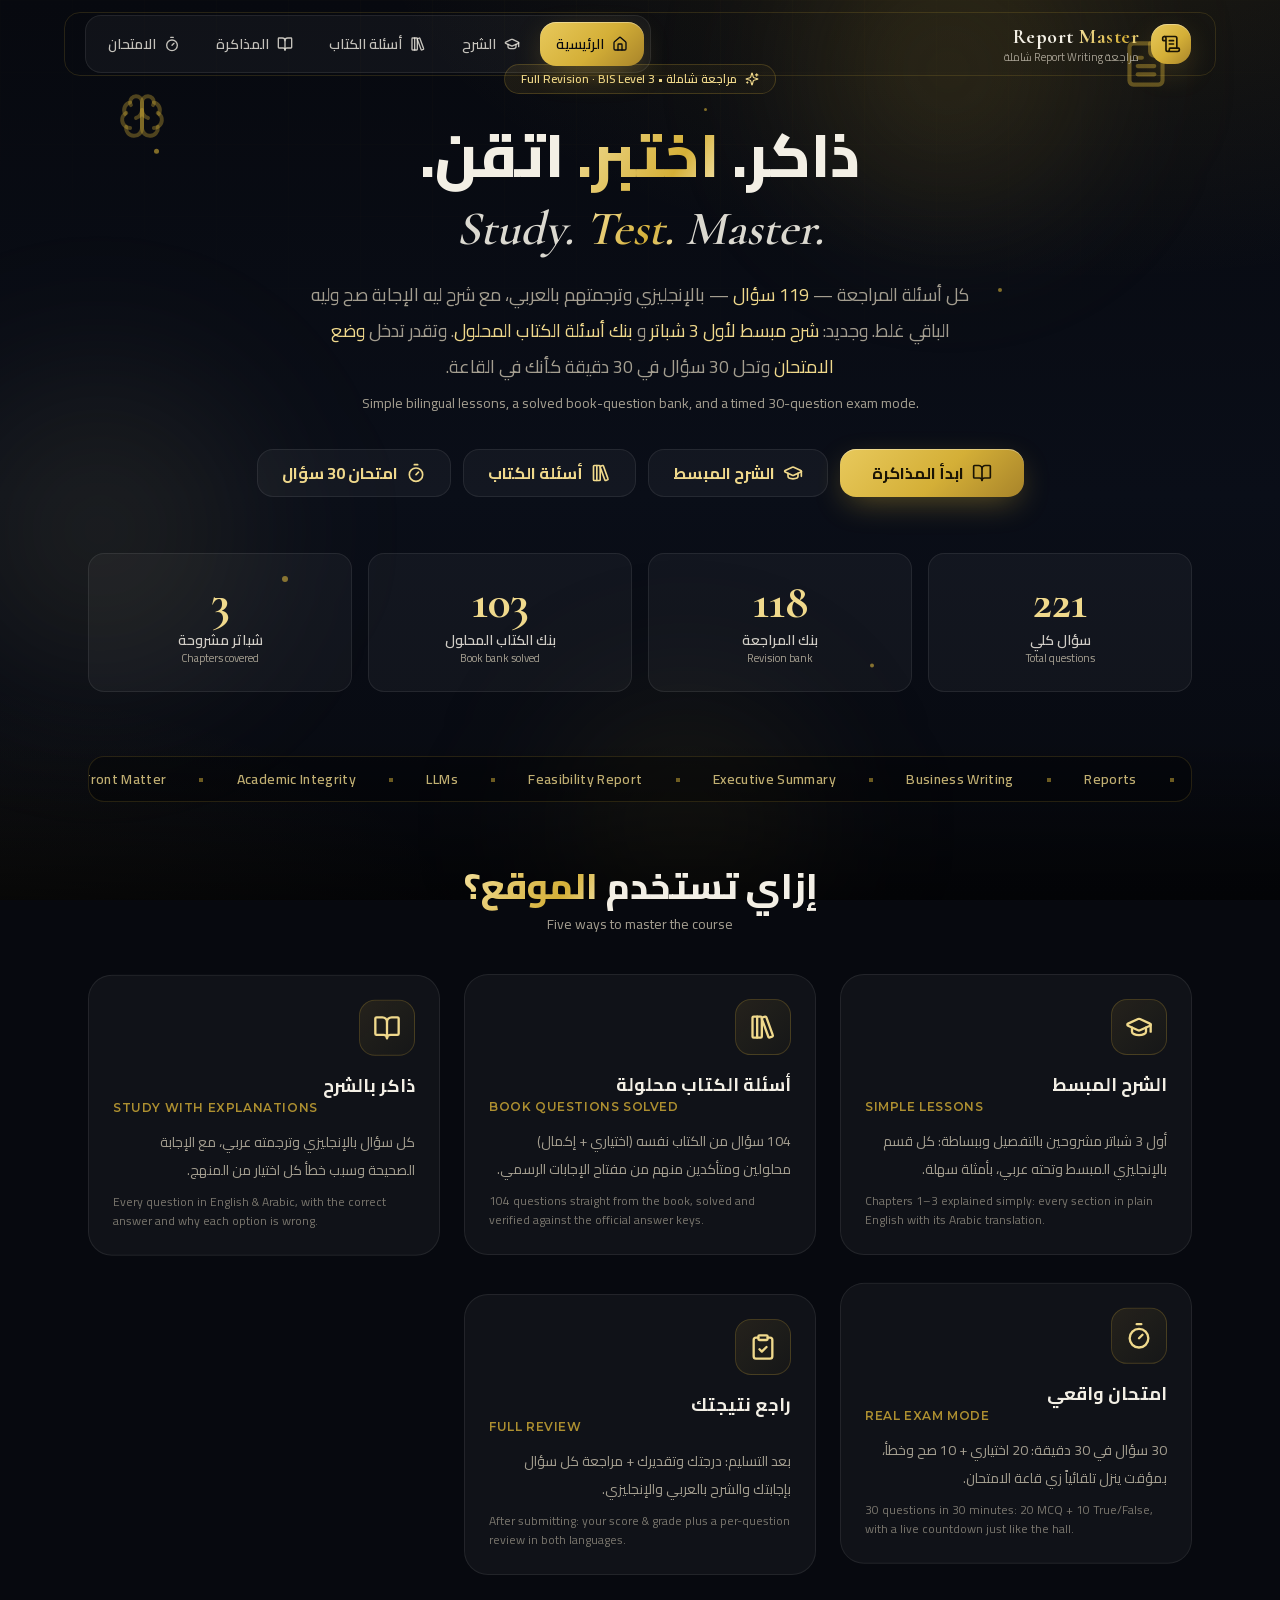
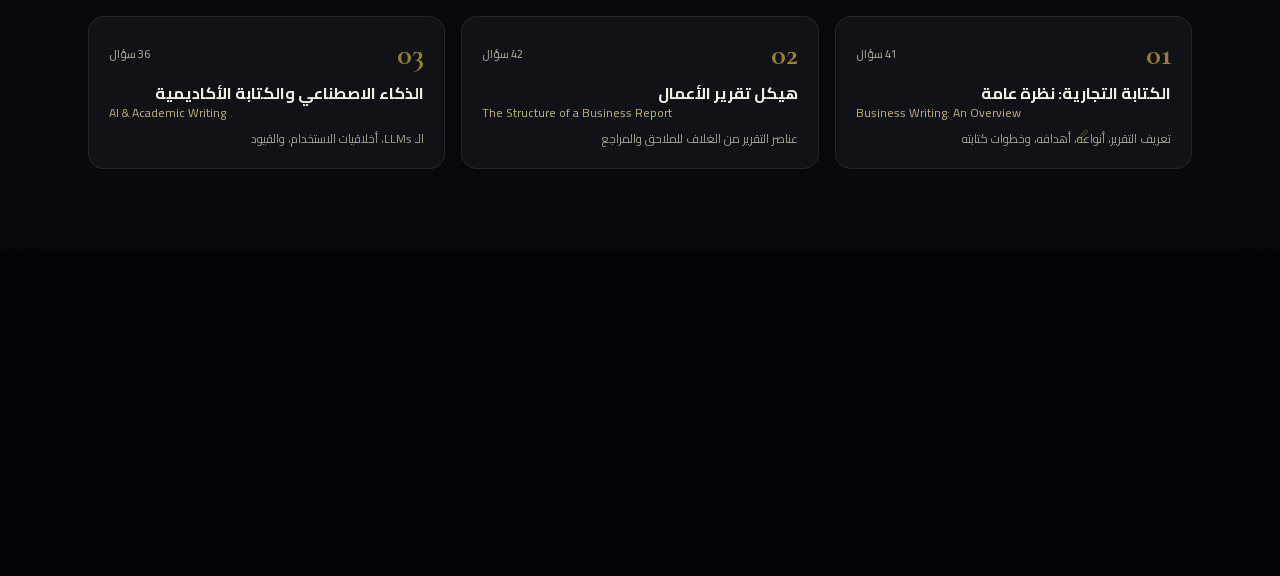
<file: index.html>
<!DOCTYPE html><!--yOXhsAgutBCuMK_zOvA0u--><html lang="ar" dir="rtl"><head><meta charSet="utf-8"/><meta name="viewport" content="width=device-width, initial-scale=1"/><link rel="preload" href="/_next/static/media/05d29f0ed5b0e698-s.p.6d7a8113.woff2" as="font" crossorigin="" type="font/woff2"/><link rel="preload" href="/_next/static/media/1062333f2bd32cfe-s.p.7f0fdb38.woff2" as="font" crossorigin="" type="font/woff2"/><link rel="preload" href="/_next/static/media/291696193ea1e96b-s.p.6ef5e8dc.woff2" as="font" crossorigin="" type="font/woff2"/><link rel="preload" href="/_next/static/media/648474ecaeaf4c9a-s.p.caba5483.woff2" as="font" crossorigin="" type="font/woff2"/><link rel="preload" href="/_next/static/media/9ff27b8a0a8f3dc0-s.p.9cb3a3e2.woff2" as="font" crossorigin="" type="font/woff2"/><link rel="preload" href="/_next/static/media/d41831e24743a3c1-s.p.ae65d18e.woff2" as="font" crossorigin="" type="font/woff2"/><link rel="preload" href="/_next/static/media/daa29454a3e61cb2-s.p.ae97aa8d.woff2" as="font" crossorigin="" type="font/woff2"/><link rel="preload" href="/_next/static/media/e8f2fbee2754df70-s.p.9b7a96b4.woff2" as="font" crossorigin="" type="font/woff2"/><link rel="preload" href="/_next/static/media/f48d461c03e0a8ec-s.p.4f85faee.woff2" as="font" crossorigin="" type="font/woff2"/><link rel="preload" as="image" href="/signature.png"/><link rel="stylesheet" href="/_next/static/chunks/ef74540e8d0637d7.css" data-precedence="next"/><link rel="stylesheet" href="/_next/static/chunks/8569a7d86f7033d1.css" data-precedence="next"/><link rel="preload" as="script" fetchPriority="low" href="/_next/static/chunks/c39637bc9d8cb116.js"/><script src="/_next/static/chunks/220139e884bee9f1.js" async=""></script><script src="/_next/static/chunks/e461e3027eb348df.js" async=""></script><script src="/_next/static/chunks/turbopack-e20e3efc653a1794.js" async=""></script><script src="/_next/static/chunks/2f236954d6a65e12.js" async=""></script><script src="/_next/static/chunks/a76e21727cce163b.js" async=""></script><script src="/_next/static/chunks/27749841b463623e.js" async=""></script><script src="/_next/static/chunks/2d41da1d618446a8.js" async=""></script><script src="/_next/static/chunks/a677de211a3666f7.js" async=""></script><meta name="next-size-adjust" content=""/><meta name="theme-color" content="#07090f"/><title>Report Master | مذاكرة وامتحانات Report Writing</title><meta name="description" content="منصة مراجعة تفاعلية لمادة Business Report Writing — 119 سؤال بالإنجليزي والعربي مع الشرح، ووضع امتحان حقيقي 30 سؤال بمؤقت 30 دقيقة. Interactive bilingual revision platform with exam mode."/><meta name="keywords" content="Report Writing,Business Report,revision,quiz,امتحان,مذاكرة,BIS Level 3"/><script src="/_next/static/chunks/a6dad97d9634a72d.js" noModule=""></script></head><body class="cormorant_1b440f41-module__NNWqwG__variable montserrat_e31e1fa9-module__fD3O5G__variable cairo_e81788e2-module__2uqLSa__variable amiri_b75e7dbd-module__GYDjVq__variable great_vibes_9fcb2588-module__UBPUZq__variable antialiased bg-background text-foreground min-h-screen flex flex-col"><div hidden=""><!--$--><!--/$--></div><div aria-hidden="true" class="fixed inset-0 -z-10 overflow-hidden bg-night"><div class="absolute inset-0" style="background:radial-gradient(1200px 620px at 85% -10%, rgba(212,175,55,0.11), transparent 60%), radial-gradient(1000px 520px at -5% 108%, rgba(212,175,55,0.08), transparent 55%), linear-gradient(180deg, #07090f 0%, #0a0e18 55%, #07090f 100%)"></div><div class="absolute inset-0 opacity-[0.13]" style="background-image:linear-gradient(rgba(212,175,55,0.14) 1px, transparent 1px), linear-gradient(90deg, rgba(212,175,55,0.14) 1px, transparent 1px);background-size:72px 72px;mask-image:radial-gradient(ellipse 90% 65% at 50% 0%, black 15%, transparent 78%);-webkit-mask-image:radial-gradient(ellipse 90% 65% at 50% 0%, black 15%, transparent 78%)"></div><div class="animate-aurora absolute -top-40 right-[8%] h-[460px] w-[460px] rounded-full blur-3xl" style="background:radial-gradient(circle, rgba(212,175,55,0.17), transparent 65%)"></div><div class="animate-aurora absolute top-[30%] -left-40 h-[520px] w-[520px] rounded-full blur-3xl" style="background:radial-gradient(circle, rgba(240,217,140,0.10), transparent 65%);animation-delay:-6s"></div><div class="animate-aurora absolute bottom-[-15%] right-[30%] h-[420px] w-[420px] rounded-full blur-3xl" style="background:radial-gradient(circle, rgba(140,115,32,0.16), transparent 65%);animation-delay:-11s"></div><span class="absolute rounded-full bg-gold/60" style="top:18%;left:12%;width:5px;height:5px"></span><span class="absolute rounded-full bg-gold/60" style="top:32%;left:78%;width:4px;height:4px"></span><span class="absolute rounded-full bg-gold/60" style="top:64%;left:22%;width:6px;height:6px"></span><span class="absolute rounded-full bg-gold/60" style="top:74%;left:68%;width:4px;height:4px"></span><span class="absolute rounded-full bg-gold/60" style="top:12%;left:55%;width:3px;height:3px"></span><div class="absolute inset-x-0 bottom-0 h-40 bg-gradient-to-t from-black/60 to-transparent"></div></div><header class="fixed inset-x-0 top-0 z-50 px-3 sm:px-6" style="opacity:0;transform:translateY(-80px)"><div class="mx-auto mt-3 flex h-16 max-w-6xl items-center justify-between gap-3 rounded-2xl px-3 transition-all duration-500 sm:px-5 border border-transparent bg-transparent"><button class="flex cursor-pointer items-center gap-3 rounded-xl px-1 py-1 outline-none focus-visible:ring-2 focus-visible:ring-gold" aria-label="الذهاب للرئيسية — Go home"><span class="btn-gold flex h-10 w-10 shrink-0 items-center justify-center rounded-xl"><svg xmlns="http://www.w3.org/2000/svg" width="24" height="24" viewBox="0 0 24 24" fill="none" stroke="currentColor" stroke-width="2" stroke-linecap="round" stroke-linejoin="round" class="lucide lucide-scroll-text h-5 w-5" aria-hidden="true"><path d="M15 12h-5"></path><path d="M15 8h-5"></path><path d="M19 17V5a2 2 0 0 0-2-2H4"></path><path d="M8 21h12a2 2 0 0 0 2-2v-1a1 1 0 0 0-1-1H11a1 1 0 0 0-1 1v1a2 2 0 1 1-4 0V5a2 2 0 1 0-4 0v2a1 1 0 0 0 1 1h3"></path></svg></span><span class="hidden flex-col items-start leading-tight sm:flex"><span class="font-display text-xl font-bold tracking-wide text-foreground">Report <span class="gold-text">Master</span></span><span class="text-[11px] text-muted-foreground">مراجعة Report Writing شاملة</span></span></button><nav aria-label="التنقل الرئيسي" class="glass rounded-2xl p-1.5"><ul class="flex items-center gap-1"><li><button class="relative flex min-h-11 cursor-pointer items-center gap-2 rounded-xl px-3 py-2 text-sm font-semibold outline-none transition-colors duration-300 focus-visible:ring-2 focus-visible:ring-gold sm:px-4 text-night" aria-current="page"><span class="btn-gold absolute inset-0 rounded-xl"></span><svg xmlns="http://www.w3.org/2000/svg" width="24" height="24" viewBox="0 0 24 24" fill="none" stroke="currentColor" stroke-width="2" stroke-linecap="round" stroke-linejoin="round" class="lucide lucide-house relative z-10 h-4 w-4" aria-hidden="true"><path d="M15 21v-8a1 1 0 0 0-1-1h-4a1 1 0 0 0-1 1v8"></path><path d="M3 10a2 2 0 0 1 .709-1.528l7-5.999a2 2 0 0 1 2.582 0l7 5.999A2 2 0 0 1 21 10v9a2 2 0 0 1-2 2H5a2 2 0 0 1-2-2z"></path></svg><span class="relative z-10 hidden sm:inline">الرئيسية</span><span class="sr-only sm:hidden">Home</span></button></li><li><button class="relative flex min-h-11 cursor-pointer items-center gap-2 rounded-xl px-3 py-2 text-sm font-semibold outline-none transition-colors duration-300 focus-visible:ring-2 focus-visible:ring-gold sm:px-4 text-foreground/80 hover:text-gold-light"><svg xmlns="http://www.w3.org/2000/svg" width="24" height="24" viewBox="0 0 24 24" fill="none" stroke="currentColor" stroke-width="2" stroke-linecap="round" stroke-linejoin="round" class="lucide lucide-graduation-cap relative z-10 h-4 w-4" aria-hidden="true"><path d="M21.42 10.922a1 1 0 0 0-.019-1.838L12.83 5.18a2 2 0 0 0-1.66 0L2.6 9.08a1 1 0 0 0 0 1.832l8.57 3.908a2 2 0 0 0 1.66 0z"></path><path d="M22 10v6"></path><path d="M6 12.5V16a6 3 0 0 0 12 0v-3.5"></path></svg><span class="relative z-10 hidden sm:inline">الشرح</span><span class="sr-only sm:hidden">Lessons</span></button></li><li><button class="relative flex min-h-11 cursor-pointer items-center gap-2 rounded-xl px-3 py-2 text-sm font-semibold outline-none transition-colors duration-300 focus-visible:ring-2 focus-visible:ring-gold sm:px-4 text-foreground/80 hover:text-gold-light"><svg xmlns="http://www.w3.org/2000/svg" width="24" height="24" viewBox="0 0 24 24" fill="none" stroke="currentColor" stroke-width="2" stroke-linecap="round" stroke-linejoin="round" class="lucide lucide-library-big relative z-10 h-4 w-4" aria-hidden="true"><rect width="8" height="18" x="3" y="3" rx="1"></rect><path d="M7 3v18"></path><path d="M20.4 18.9c.2.5-.1 1.1-.6 1.3l-1.9.7c-.5.2-1.1-.1-1.3-.6L11.1 5.1c-.2-.5.1-1.1.6-1.3l1.9-.7c.5-.2 1.1.1 1.3.6Z"></path></svg><span class="relative z-10 hidden sm:inline">أسئلة الكتاب</span><span class="sr-only sm:hidden">Book</span></button></li><li><button class="relative flex min-h-11 cursor-pointer items-center gap-2 rounded-xl px-3 py-2 text-sm font-semibold outline-none transition-colors duration-300 focus-visible:ring-2 focus-visible:ring-gold sm:px-4 text-foreground/80 hover:text-gold-light"><svg xmlns="http://www.w3.org/2000/svg" width="24" height="24" viewBox="0 0 24 24" fill="none" stroke="currentColor" stroke-width="2" stroke-linecap="round" stroke-linejoin="round" class="lucide lucide-book-open relative z-10 h-4 w-4" aria-hidden="true"><path d="M12 7v14"></path><path d="M3 18a1 1 0 0 1-1-1V4a1 1 0 0 1 1-1h5a4 4 0 0 1 4 4 4 4 0 0 1 4-4h5a1 1 0 0 1 1 1v13a1 1 0 0 1-1 1h-6a3 3 0 0 0-3 3 3 3 0 0 0-3-3z"></path></svg><span class="relative z-10 hidden sm:inline">المذاكرة</span><span class="sr-only sm:hidden">Study</span></button></li><li><button class="relative flex min-h-11 cursor-pointer items-center gap-2 rounded-xl px-3 py-2 text-sm font-semibold outline-none transition-colors duration-300 focus-visible:ring-2 focus-visible:ring-gold sm:px-4 text-foreground/80 hover:text-gold-light"><svg xmlns="http://www.w3.org/2000/svg" width="24" height="24" viewBox="0 0 24 24" fill="none" stroke="currentColor" stroke-width="2" stroke-linecap="round" stroke-linejoin="round" class="lucide lucide-timer relative z-10 h-4 w-4" aria-hidden="true"><line x1="10" x2="14" y1="2" y2="2"></line><line x1="12" x2="15" y1="14" y2="11"></line><circle cx="12" cy="14" r="8"></circle></svg><span class="relative z-10 hidden sm:inline">الامتحان</span><span class="sr-only sm:hidden">Exam</span></button></li></ul></nav></div></header><main class="flex-1"><div style="opacity:0;filter:blur(8px);transform:translateY(28px)"><div class="relative mx-auto max-w-6xl px-4 sm:px-6"><div aria-hidden="true" class="animate-float absolute right-[4%] top-10 hidden text-gold/40 lg:block" style="opacity:0;transform:scale(0)"><svg xmlns="http://www.w3.org/2000/svg" width="24" height="24" viewBox="0 0 24 24" fill="none" stroke="currentColor" stroke-width="2" stroke-linecap="round" stroke-linejoin="round" class="lucide lucide-file-text h-12 w-12" aria-hidden="true"><path d="M15 2H6a2 2 0 0 0-2 2v16a2 2 0 0 0 2 2h12a2 2 0 0 0 2-2V7Z"></path><path d="M14 2v4a2 2 0 0 0 2 2h4"></path><path d="M10 9H8"></path><path d="M16 13H8"></path><path d="M16 17H8"></path></svg></div><div aria-hidden="true" class="animate-float absolute left-[5%] top-24 hidden text-gold/35 lg:block" style="animation-delay:-2.5s;opacity:0;transform:scale(0)"><svg xmlns="http://www.w3.org/2000/svg" width="24" height="24" viewBox="0 0 24 24" fill="none" stroke="currentColor" stroke-width="2" stroke-linecap="round" stroke-linejoin="round" class="lucide lucide-brain h-10 w-10" aria-hidden="true"><path d="M12 5a3 3 0 1 0-5.997.125 4 4 0 0 0-2.526 5.77 4 4 0 0 0 .556 6.588A4 4 0 1 0 12 18Z"></path><path d="M12 5a3 3 0 1 1 5.997.125 4 4 0 0 1 2.526 5.77 4 4 0 0 1-.556 6.588A4 4 0 1 1 12 18Z"></path><path d="M15 13a4.5 4.5 0 0 1-3-4 4.5 4.5 0 0 1-3 4"></path><path d="M17.599 6.5a3 3 0 0 0 .399-1.375"></path><path d="M6.003 5.125A3 3 0 0 0 6.401 6.5"></path><path d="M3.477 10.896a4 4 0 0 1 .585-.396"></path><path d="M19.938 10.5a4 4 0 0 1 .585.396"></path><path d="M6 18a4 4 0 0 1-1.967-.516"></path><path d="M19.967 17.484A4 4 0 0 1 18 18"></path></svg></div><div aria-hidden="true" class="animate-float absolute bottom-24 right-[10%] hidden text-gold/30 lg:block" style="animation-delay:-4.5s;opacity:0;transform:scale(0)"><svg xmlns="http://www.w3.org/2000/svg" width="24" height="24" viewBox="0 0 24 24" fill="none" stroke="currentColor" stroke-width="2" stroke-linecap="round" stroke-linejoin="round" class="lucide lucide-pen-line h-9 w-9" aria-hidden="true"><path d="M12 20h9"></path><path d="M16.376 3.622a1 1 0 0 1 3.002 3.002L7.368 18.635a2 2 0 0 1-.855.506l-2.872.838a.5.5 0 0 1-.62-.62l.838-2.872a2 2 0 0 1 .506-.854z"></path></svg></div><section class="flex min-h-[78vh] flex-col items-center justify-center py-16 text-center"><span class="glass-gold mb-6 inline-flex items-center gap-2 rounded-full px-4 py-1.5 text-xs font-semibold text-gold-light" style="opacity:0;transform:translateY(20px)"><svg xmlns="http://www.w3.org/2000/svg" width="24" height="24" viewBox="0 0 24 24" fill="none" stroke="currentColor" stroke-width="2" stroke-linecap="round" stroke-linejoin="round" class="lucide lucide-sparkles h-3.5 w-3.5" aria-hidden="true"><path d="M9.937 15.5A2 2 0 0 0 8.5 14.063l-6.135-1.582a.5.5 0 0 1 0-.962L8.5 9.936A2 2 0 0 0 9.937 8.5l1.582-6.135a.5.5 0 0 1 .963 0L14.063 8.5A2 2 0 0 0 15.5 9.937l6.135 1.581a.5.5 0 0 1 0 .964L15.5 14.063a2 2 0 0 0-1.437 1.437l-1.582 6.135a.5.5 0 0 1-.963 0z"></path><path d="M20 3v4"></path><path d="M22 5h-4"></path><path d="M4 17v2"></path><path d="M5 18H3"></path></svg>مراجعة شاملة • Full Revision · BIS Level 3</span><h1 class="max-w-4xl"><span class="block text-4xl font-extrabold leading-[1.25] sm:text-6xl" style="opacity:0;transform:translateY(30px)">ذاكر. <span class="gold-text">اختبر.</span> اتقن.</span><span dir="ltr" class="font-display mt-3 block text-3xl font-semibold italic text-foreground/90 sm:text-5xl" style="opacity:0;transform:translateY(30px)">Study. <span class="gold-text">Test.</span> Master.</span></h1><p class="mt-6 max-w-2xl text-base leading-loose text-muted-foreground sm:text-lg" style="opacity:0;transform:translateY(24px)">كل أسئلة المراجعة — <span class="text-gold-light">119 سؤال</span> — بالإنجليزي وترجمتهم بالعربي، مع شرح ليه الإجابة صح وليه الباقي غلط. وجديد: <span class="text-gold-light">شرح مبسط لأول 3 شباتر</span> و<span class="text-gold-light"> بنك أسئلة الكتاب المحلول</span>. وتقدر تدخل <span class="text-gold-light">وضع الامتحان</span> وتحل 30 سؤال في 30 دقيقة كأنك في القاعة.<span dir="ltr" class="mt-2 block text-sm">Simple bilingual lessons, a solved book-question bank, and a timed 30-question exam mode.</span></p><div class="mt-9 flex flex-col items-center gap-3 sm:flex-row" style="opacity:0;transform:translateY(24px)"><button class="btn-gold flex min-h-12 cursor-pointer items-center gap-2 rounded-2xl px-8 text-base font-bold"><svg xmlns="http://www.w3.org/2000/svg" width="24" height="24" viewBox="0 0 24 24" fill="none" stroke="currentColor" stroke-width="2" stroke-linecap="round" stroke-linejoin="round" class="lucide lucide-book-open h-5 w-5" aria-hidden="true"><path d="M12 7v14"></path><path d="M3 18a1 1 0 0 1-1-1V4a1 1 0 0 1 1-1h5a4 4 0 0 1 4 4 4 4 0 0 1 4-4h5a1 1 0 0 1 1 1v13a1 1 0 0 1-1 1h-6a3 3 0 0 0-3 3 3 3 0 0 0-3-3z"></path></svg>ابدأ المذاكرة</button><button class="glass glass-hover flex min-h-12 cursor-pointer items-center gap-2 rounded-2xl px-6 text-base font-bold text-gold-light"><svg xmlns="http://www.w3.org/2000/svg" width="24" height="24" viewBox="0 0 24 24" fill="none" stroke="currentColor" stroke-width="2" stroke-linecap="round" stroke-linejoin="round" class="lucide lucide-graduation-cap h-5 w-5" aria-hidden="true"><path d="M21.42 10.922a1 1 0 0 0-.019-1.838L12.83 5.18a2 2 0 0 0-1.66 0L2.6 9.08a1 1 0 0 0 0 1.832l8.57 3.908a2 2 0 0 0 1.66 0z"></path><path d="M22 10v6"></path><path d="M6 12.5V16a6 3 0 0 0 12 0v-3.5"></path></svg>الشرح المبسط</button><button class="glass glass-hover flex min-h-12 cursor-pointer items-center gap-2 rounded-2xl px-6 text-base font-bold text-gold-light"><svg xmlns="http://www.w3.org/2000/svg" width="24" height="24" viewBox="0 0 24 24" fill="none" stroke="currentColor" stroke-width="2" stroke-linecap="round" stroke-linejoin="round" class="lucide lucide-library-big h-5 w-5" aria-hidden="true"><rect width="8" height="18" x="3" y="3" rx="1"></rect><path d="M7 3v18"></path><path d="M20.4 18.9c.2.5-.1 1.1-.6 1.3l-1.9.7c-.5.2-1.1-.1-1.3-.6L11.1 5.1c-.2-.5.1-1.1.6-1.3l1.9-.7c.5-.2 1.1.1 1.3.6Z"></path></svg>أسئلة الكتاب</button><button class="glass glass-hover flex min-h-12 cursor-pointer items-center gap-2 rounded-2xl px-6 text-base font-bold text-gold-light"><svg xmlns="http://www.w3.org/2000/svg" width="24" height="24" viewBox="0 0 24 24" fill="none" stroke="currentColor" stroke-width="2" stroke-linecap="round" stroke-linejoin="round" class="lucide lucide-timer h-5 w-5" aria-hidden="true"><line x1="10" x2="14" y1="2" y2="2"></line><line x1="12" x2="15" y1="14" y2="11"></line><circle cx="12" cy="14" r="8"></circle></svg>امتحان 30 سؤال</button></div><div class="mt-14 grid w-full grid-cols-2 gap-3 sm:gap-4 lg:grid-cols-4"><div class="glass glass-hover rounded-2xl px-4 py-6" style="opacity:0;transform:translateY(30px)"><span dir="ltr" class="font-display text-4xl font-bold text-gold-light sm:text-5xl">0</span><p class="mt-1 text-sm font-semibold text-foreground/85">سؤال كلي</p><p dir="ltr" class="text-[11px] text-muted-foreground">Total questions</p></div><div class="glass glass-hover rounded-2xl px-4 py-6" style="opacity:0;transform:translateY(30px)"><span dir="ltr" class="font-display text-4xl font-bold text-gold-light sm:text-5xl">0</span><p class="mt-1 text-sm font-semibold text-foreground/85">بنك المراجعة</p><p dir="ltr" class="text-[11px] text-muted-foreground">Revision bank</p></div><div class="glass glass-hover rounded-2xl px-4 py-6" style="opacity:0;transform:translateY(30px)"><span dir="ltr" class="font-display text-4xl font-bold text-gold-light sm:text-5xl">0</span><p class="mt-1 text-sm font-semibold text-foreground/85">بنك الكتاب المحلول</p><p dir="ltr" class="text-[11px] text-muted-foreground">Book bank solved</p></div><div class="glass glass-hover rounded-2xl px-4 py-6" style="opacity:0;transform:translateY(30px)"><span dir="ltr" class="font-display text-4xl font-bold text-gold-light sm:text-5xl">0</span><p class="mt-1 text-sm font-semibold text-foreground/85">شباتر مشروحة</p><p dir="ltr" class="text-[11px] text-muted-foreground">Chapters covered</p></div></div></section><div class="relative mb-16 overflow-hidden rounded-2xl border border-gold/15 bg-black/30 py-3 backdrop-blur"><div class="animate-marquee flex w-max items-center gap-8 px-4"><span dir="ltr" class="flex items-center gap-8 whitespace-nowrap text-sm font-semibold tracking-wide text-gold-light/80">Reports<span class="text-gold/50">•</span></span><span dir="ltr" class="flex items-center gap-8 whitespace-nowrap text-sm font-semibold tracking-wide text-gold-light/80">Business Writing<span class="text-gold/50">•</span></span><span dir="ltr" class="flex items-center gap-8 whitespace-nowrap text-sm font-semibold tracking-wide text-gold-light/80">Executive Summary<span class="text-gold/50">•</span></span><span dir="ltr" class="flex items-center gap-8 whitespace-nowrap text-sm font-semibold tracking-wide text-gold-light/80">Feasibility Report<span class="text-gold/50">•</span></span><span dir="ltr" class="flex items-center gap-8 whitespace-nowrap text-sm font-semibold tracking-wide text-gold-light/80">LLMs<span class="text-gold/50">•</span></span><span dir="ltr" class="flex items-center gap-8 whitespace-nowrap text-sm font-semibold tracking-wide text-gold-light/80">Academic Integrity<span class="text-gold/50">•</span></span><span dir="ltr" class="flex items-center gap-8 whitespace-nowrap text-sm font-semibold tracking-wide text-gold-light/80">Front Matter<span class="text-gold/50">•</span></span><span dir="ltr" class="flex items-center gap-8 whitespace-nowrap text-sm font-semibold tracking-wide text-gold-light/80">Recommendations<span class="text-gold/50">•</span></span><span dir="ltr" class="flex items-center gap-8 whitespace-nowrap text-sm font-semibold tracking-wide text-gold-light/80">AI Tools &amp; Ethics<span class="text-gold/50">•</span></span><span dir="ltr" class="flex items-center gap-8 whitespace-nowrap text-sm font-semibold tracking-wide text-gold-light/80">Report Structure<span class="text-gold/50">•</span></span><span dir="ltr" class="flex items-center gap-8 whitespace-nowrap text-sm font-semibold tracking-wide text-gold-light/80">Reports<span class="text-gold/50">•</span></span><span dir="ltr" class="flex items-center gap-8 whitespace-nowrap text-sm font-semibold tracking-wide text-gold-light/80">Business Writing<span class="text-gold/50">•</span></span><span dir="ltr" class="flex items-center gap-8 whitespace-nowrap text-sm font-semibold tracking-wide text-gold-light/80">Executive Summary<span class="text-gold/50">•</span></span><span dir="ltr" class="flex items-center gap-8 whitespace-nowrap text-sm font-semibold tracking-wide text-gold-light/80">Feasibility Report<span class="text-gold/50">•</span></span><span dir="ltr" class="flex items-center gap-8 whitespace-nowrap text-sm font-semibold tracking-wide text-gold-light/80">LLMs<span class="text-gold/50">•</span></span><span dir="ltr" class="flex items-center gap-8 whitespace-nowrap text-sm font-semibold tracking-wide text-gold-light/80">Academic Integrity<span class="text-gold/50">•</span></span><span dir="ltr" class="flex items-center gap-8 whitespace-nowrap text-sm font-semibold tracking-wide text-gold-light/80">Front Matter<span class="text-gold/50">•</span></span><span dir="ltr" class="flex items-center gap-8 whitespace-nowrap text-sm font-semibold tracking-wide text-gold-light/80">Recommendations<span class="text-gold/50">•</span></span><span dir="ltr" class="flex items-center gap-8 whitespace-nowrap text-sm font-semibold tracking-wide text-gold-light/80">AI Tools &amp; Ethics<span class="text-gold/50">•</span></span><span dir="ltr" class="flex items-center gap-8 whitespace-nowrap text-sm font-semibold tracking-wide text-gold-light/80">Report Structure<span class="text-gold/50">•</span></span></div></div><section class="pb-20"><h2 class="mb-2 text-center text-3xl font-extrabold sm:text-4xl" style="opacity:0;transform:translateY(24px)">إزاي تستخدم <span class="gold-text">الموقع؟</span></h2><p dir="ltr" class="mb-10 text-center text-sm text-muted-foreground" style="opacity:0">Five ways to master the course</p><div class="grid gap-4 sm:grid-cols-2 md:grid-cols-3 md:gap-6"><article class="glass glass-hover group relative cursor-pointer overflow-hidden rounded-3xl p-6" style="opacity:0;transform:translateY(40px)"><div class="gold-line absolute inset-x-0 top-0 opacity-0 transition-opacity duration-500 group-hover:opacity-100"></div><span class="glass-gold mb-4 flex h-14 w-14 items-center justify-center rounded-2xl text-gold-light"><svg xmlns="http://www.w3.org/2000/svg" width="24" height="24" viewBox="0 0 24 24" fill="none" stroke="currentColor" stroke-width="2" stroke-linecap="round" stroke-linejoin="round" class="lucide lucide-graduation-cap h-7 w-7" aria-hidden="true"><path d="M21.42 10.922a1 1 0 0 0-.019-1.838L12.83 5.18a2 2 0 0 0-1.66 0L2.6 9.08a1 1 0 0 0 0 1.832l8.57 3.908a2 2 0 0 0 1.66 0z"></path><path d="M22 10v6"></path><path d="M6 12.5V16a6 3 0 0 0 12 0v-3.5"></path></svg></span><h3 class="text-lg font-bold">الشرح المبسط</h3><p dir="ltr" class="font-body text-xs font-semibold uppercase tracking-wider text-gold/80">Simple lessons</p><p class="mt-3 text-sm leading-loose text-muted-foreground">أول 3 شباتر مشروحين بالتفصيل وببساطة: كل قسم بالإنجليزي المبسط وتحته عربي، بأمثلة سهلة.</p><p dir="ltr" class="mt-2 text-left text-xs leading-relaxed text-muted-foreground/70">Chapters 1–3 explained simply: every section in plain English with its Arabic translation.</p></article><article class="glass glass-hover group relative cursor-pointer overflow-hidden rounded-3xl p-6" style="opacity:0;transform:translateY(40px)"><div class="gold-line absolute inset-x-0 top-0 opacity-0 transition-opacity duration-500 group-hover:opacity-100"></div><span class="glass-gold mb-4 flex h-14 w-14 items-center justify-center rounded-2xl text-gold-light"><svg xmlns="http://www.w3.org/2000/svg" width="24" height="24" viewBox="0 0 24 24" fill="none" stroke="currentColor" stroke-width="2" stroke-linecap="round" stroke-linejoin="round" class="lucide lucide-library-big h-7 w-7" aria-hidden="true"><rect width="8" height="18" x="3" y="3" rx="1"></rect><path d="M7 3v18"></path><path d="M20.4 18.9c.2.5-.1 1.1-.6 1.3l-1.9.7c-.5.2-1.1-.1-1.3-.6L11.1 5.1c-.2-.5.1-1.1.6-1.3l1.9-.7c.5-.2 1.1.1 1.3.6Z"></path></svg></span><h3 class="text-lg font-bold">أسئلة الكتاب محلولة</h3><p dir="ltr" class="font-body text-xs font-semibold uppercase tracking-wider text-gold/80">Book questions solved</p><p class="mt-3 text-sm leading-loose text-muted-foreground">104 سؤال من الكتاب نفسه (اختياري + إكمال) محلولين ومتأكدين منهم من مفتاح الإجابات الرسمي.</p><p dir="ltr" class="mt-2 text-left text-xs leading-relaxed text-muted-foreground/70">104 questions straight from the book, solved and verified against the official answer keys.</p></article><article class="glass glass-hover group relative cursor-pointer overflow-hidden rounded-3xl p-6" style="opacity:0;transform:translateY(40px)"><div class="gold-line absolute inset-x-0 top-0 opacity-0 transition-opacity duration-500 group-hover:opacity-100"></div><span class="glass-gold mb-4 flex h-14 w-14 items-center justify-center rounded-2xl text-gold-light"><svg xmlns="http://www.w3.org/2000/svg" width="24" height="24" viewBox="0 0 24 24" fill="none" stroke="currentColor" stroke-width="2" stroke-linecap="round" stroke-linejoin="round" class="lucide lucide-book-open h-7 w-7" aria-hidden="true"><path d="M12 7v14"></path><path d="M3 18a1 1 0 0 1-1-1V4a1 1 0 0 1 1-1h5a4 4 0 0 1 4 4 4 4 0 0 1 4-4h5a1 1 0 0 1 1 1v13a1 1 0 0 1-1 1h-6a3 3 0 0 0-3 3 3 3 0 0 0-3-3z"></path></svg></span><h3 class="text-lg font-bold">ذاكر بالشرح</h3><p dir="ltr" class="font-body text-xs font-semibold uppercase tracking-wider text-gold/80">Study with explanations</p><p class="mt-3 text-sm leading-loose text-muted-foreground">كل سؤال بالإنجليزي وترجمته عربي، مع الإجابة الصحيحة وسبب خطأ كل اختيار من المنهج.</p><p dir="ltr" class="mt-2 text-left text-xs leading-relaxed text-muted-foreground/70">Every question in English &amp; Arabic, with the correct answer and why each option is wrong.</p></article><article class="glass glass-hover group relative cursor-pointer overflow-hidden rounded-3xl p-6" style="opacity:0;transform:translateY(40px)"><div class="gold-line absolute inset-x-0 top-0 opacity-0 transition-opacity duration-500 group-hover:opacity-100"></div><span class="glass-gold mb-4 flex h-14 w-14 items-center justify-center rounded-2xl text-gold-light"><svg xmlns="http://www.w3.org/2000/svg" width="24" height="24" viewBox="0 0 24 24" fill="none" stroke="currentColor" stroke-width="2" stroke-linecap="round" stroke-linejoin="round" class="lucide lucide-timer h-7 w-7" aria-hidden="true"><line x1="10" x2="14" y1="2" y2="2"></line><line x1="12" x2="15" y1="14" y2="11"></line><circle cx="12" cy="14" r="8"></circle></svg></span><h3 class="text-lg font-bold">امتحان واقعي</h3><p dir="ltr" class="font-body text-xs font-semibold uppercase tracking-wider text-gold/80">Real exam mode</p><p class="mt-3 text-sm leading-loose text-muted-foreground">30 سؤال في 30 دقيقة: 20 اختياري + 10 صح وخطأ، بمؤقت ينزل تلقائياً زي قاعة الامتحان.</p><p dir="ltr" class="mt-2 text-left text-xs leading-relaxed text-muted-foreground/70">30 questions in 30 minutes: 20 MCQ + 10 True/False, with a live countdown just like the hall.</p></article><article class="glass glass-hover group relative cursor-pointer overflow-hidden rounded-3xl p-6" style="opacity:0;transform:translateY(40px)"><div class="gold-line absolute inset-x-0 top-0 opacity-0 transition-opacity duration-500 group-hover:opacity-100"></div><span class="glass-gold mb-4 flex h-14 w-14 items-center justify-center rounded-2xl text-gold-light"><svg xmlns="http://www.w3.org/2000/svg" width="24" height="24" viewBox="0 0 24 24" fill="none" stroke="currentColor" stroke-width="2" stroke-linecap="round" stroke-linejoin="round" class="lucide lucide-clipboard-check h-7 w-7" aria-hidden="true"><rect width="8" height="4" x="8" y="2" rx="1" ry="1"></rect><path d="M16 4h2a2 2 0 0 1 2 2v14a2 2 0 0 1-2 2H6a2 2 0 0 1-2-2V6a2 2 0 0 1 2-2h2"></path><path d="m9 14 2 2 4-4"></path></svg></span><h3 class="text-lg font-bold">راجع نتيجتك</h3><p dir="ltr" class="font-body text-xs font-semibold uppercase tracking-wider text-gold/80">Full review</p><p class="mt-3 text-sm leading-loose text-muted-foreground">بعد التسليم: درجتك وتقديرك + مراجعة كل سؤال بإجابتك والشرح بالعربي والإنجليزي.</p><p dir="ltr" class="mt-2 text-left text-xs leading-relaxed text-muted-foreground/70">After submitting: your score &amp; grade plus a per-question review in both languages.</p></article></div><div class="mt-14 grid gap-4 md:grid-cols-3"><div class="glass glass-hover rounded-2xl p-5" style="opacity:0;transform:translateY(30px)"><div class="flex items-center justify-between"><span class="font-display text-3xl font-bold text-gold/70" dir="ltr">0<!-- -->1</span><span class="text-[11px] font-semibold text-muted-foreground">41<!-- --> سؤال</span></div><h3 class="mt-2 font-bold text-foreground">الكتابة التجارية: نظرة عامة</h3><p dir="ltr" class="text-left text-xs text-gold-light/80">Business Writing: An Overview</p><p class="mt-2 text-xs leading-relaxed text-muted-foreground">تعريف التقرير، أنواعه، أهدافه، وخطوات كتابته</p></div><div class="glass glass-hover rounded-2xl p-5" style="opacity:0;transform:translateY(30px)"><div class="flex items-center justify-between"><span class="font-display text-3xl font-bold text-gold/70" dir="ltr">0<!-- -->2</span><span class="text-[11px] font-semibold text-muted-foreground">42<!-- --> سؤال</span></div><h3 class="mt-2 font-bold text-foreground">هيكل تقرير الأعمال</h3><p dir="ltr" class="text-left text-xs text-gold-light/80">The Structure of a Business Report</p><p class="mt-2 text-xs leading-relaxed text-muted-foreground">عناصر التقرير من الغلاف للملاحق والمراجع</p></div><div class="glass glass-hover rounded-2xl p-5" style="opacity:0;transform:translateY(30px)"><div class="flex items-center justify-between"><span class="font-display text-3xl font-bold text-gold/70" dir="ltr">0<!-- -->3</span><span class="text-[11px] font-semibold text-muted-foreground">36<!-- --> سؤال</span></div><h3 class="mt-2 font-bold text-foreground">الذكاء الاصطناعي والكتابة الأكاديمية</h3><p dir="ltr" class="text-left text-xs text-gold-light/80">AI &amp; Academic Writing</p><p class="mt-2 text-xs leading-relaxed text-muted-foreground">الـ LLMs، أخلاقيات الاستخدام، والقيود</p></div></div></section></div></div></main><footer class="mt-auto border-t border-gold/10 bg-black/40 backdrop-blur-xl"><div class="mx-auto grid max-w-6xl gap-10 px-4 py-12 sm:px-6 md:grid-cols-3"><div class="flex flex-col gap-3 md:border-l md:border-gold/10 md:pl-8"><div class="flex items-center gap-3"><span class="btn-gold flex h-10 w-10 items-center justify-center rounded-xl"><svg xmlns="http://www.w3.org/2000/svg" width="24" height="24" viewBox="0 0 24 24" fill="none" stroke="currentColor" stroke-width="2" stroke-linecap="round" stroke-linejoin="round" class="lucide lucide-scroll-text h-5 w-5" aria-hidden="true"><path d="M15 12h-5"></path><path d="M15 8h-5"></path><path d="M19 17V5a2 2 0 0 0-2-2H4"></path><path d="M8 21h12a2 2 0 0 0 2-2v-1a1 1 0 0 0-1-1H11a1 1 0 0 0-1 1v1a2 2 0 1 1-4 0V5a2 2 0 1 0-4 0v2a1 1 0 0 0 1 1h3"></path></svg></span><span class="font-display text-2xl font-bold">Report <span class="gold-text">Master</span></span></div><p class="max-w-xs text-sm leading-relaxed text-muted-foreground">منصة تفاعلية لمذاكرة مادة Business Report Writing — شرح مبسط بالعربي والإنجليزي، بنك أسئلة الكتاب محلول، ووضع امتحان واقعي.</p></div><nav aria-label="روابط سريعة" class="flex flex-col gap-3 md:items-center"><span class="text-[11px] font-semibold uppercase tracking-[0.3em] text-gold/70">روابط سريعة</span><ul class="flex flex-col gap-2 md:items-center"><li><button class="cursor-pointer text-sm text-foreground/75 transition-colors duration-300 hover:text-gold-light">الرئيسية</button></li><li><button class="cursor-pointer text-sm text-foreground/75 transition-colors duration-300 hover:text-gold-light">الشرح المبسط</button></li><li><button class="cursor-pointer text-sm text-foreground/75 transition-colors duration-300 hover:text-gold-light">أسئلة الكتاب</button></li><li><button class="cursor-pointer text-sm text-foreground/75 transition-colors duration-300 hover:text-gold-light">وضع المذاكرة</button></li><li><button class="cursor-pointer text-sm text-foreground/75 transition-colors duration-300 hover:text-gold-light">وضع الامتحان</button></li></ul></nav><div class="flex flex-col items-center gap-1.5 md:items-start"><span class="text-[11px] font-semibold uppercase tracking-[0.3em] text-gold/70">Signature · التوقيع</span><div class="relative rounded-2xl"><div aria-hidden="true" class="absolute inset-0 -z-10 rounded-2xl bg-gold/10 blur-xl"></div><img src="/signature.png" alt="توقيع علي — Ali&#x27;s signature" class="h-16 w-auto max-w-[220px] -rotate-2 object-contain drop-shadow-[0_0_16px_rgba(212,175,55,0.45)] sm:h-20 sm:max-w-[260px]"/><span aria-hidden="true" class="pointer-events-none absolute -bottom-2 left-1/2 h-px w-3/4 -translate-x-1/2 bg-gradient-to-r from-transparent via-gold/50 to-transparent"></span></div><span class="text-[11px] text-muted-foreground/70">صُنع بشغف من أجل النجاح — Crafted with passion</span></div></div><div class="border-t border-gold/10 py-4"><p class="text-center text-xs text-muted-foreground/80">Business Report Writing · BIS Level 3 · 119 سؤال فريد — الامتحان شامل كل البنك ·<span class="mx-1 text-gold/80">Report Master <!-- -->2026</span></p></div></footer><!--$--><!--/$--><div role="region" aria-label="Notifications (F8)" tabindex="-1" style="pointer-events:none"><ol tabindex="-1" class="fixed top-0 z-[100] flex max-h-screen w-full flex-col-reverse p-4 sm:bottom-0 sm:right-0 sm:top-auto sm:flex-col md:max-w-[420px]"></ol></div><script src="/_next/static/chunks/c39637bc9d8cb116.js" id="_R_" async=""></script><script>(self.__next_f=self.__next_f||[]).push([0])</script><script>self.__next_f.push([1,"1:\"$Sreact.fragment\"\n2:I[39756,[\"/_next/static/chunks/2f236954d6a65e12.js\"],\"default\"]\n3:I[37457,[\"/_next/static/chunks/2f236954d6a65e12.js\"],\"default\"]\n4:I[77855,[\"/_next/static/chunks/a76e21727cce163b.js\",\"/_next/static/chunks/27749841b463623e.js\"],\"Toaster\"]\n5:I[47257,[\"/_next/static/chunks/2f236954d6a65e12.js\"],\"ClientPageRoot\"]\n6:I[52683,[\"/_next/static/chunks/a76e21727cce163b.js\",\"/_next/static/chunks/27749841b463623e.js\",\"/_next/static/chunks/2d41da1d618446a8.js\",\"/_next/static/chunks/a677de211a3666f7.js\"],\"default\"]\n9:I[97367,[\"/_next/static/chunks/2f236954d6a65e12.js\"],\"OutletBoundary\"]\na:\"$Sreact.suspense\"\nc:I[97367,[\"/_next/static/chunks/2f236954d6a65e12.js\"],\"ViewportBoundary\"]\ne:I[97367,[\"/_next/static/chunks/2f236954d6a65e12.js\"],\"MetadataBoundary\"]\n10:I[68027,[\"/_next/static/chunks/2f236954d6a65e12.js\"],\"default\"]\n:HL[\"/_next/static/chunks/ef74540e8d0637d7.css\",\"style\"]\n:HL[\"/_next/static/chunks/8569a7d86f7033d1.css\",\"style\"]\n:HL[\"/_next/static/media/05d29f0ed5b0e698-s.p.6d7a8113.woff2\",\"font\",{\"crossOrigin\":\"\",\"type\":\"font/woff2\"}]\n:HL[\"/_next/static/media/1062333f2bd32cfe-s.p.7f0fdb38.woff2\",\"font\",{\"crossOrigin\":\"\",\"type\":\"font/woff2\"}]\n:HL[\"/_next/static/media/291696193ea1e96b-s.p.6ef5e8dc.woff2\",\"font\",{\"crossOrigin\":\"\",\"type\":\"font/woff2\"}]\n:HL[\"/_next/static/media/648474ecaeaf4c9a-s.p.caba5483.woff2\",\"font\",{\"crossOrigin\":\"\",\"type\":\"font/woff2\"}]\n:HL[\"/_next/static/media/9ff27b8a0a8f3dc0-s.p.9cb3a3e2.woff2\",\"font\",{\"crossOrigin\":\"\",\"type\":\"font/woff2\"}]\n:HL[\"/_next/static/media/d41831e24743a3c1-s.p.ae65d18e.woff2\",\"font\",{\"crossOrigin\":\"\",\"type\":\"font/woff2\"}]\n:HL[\"/_next/static/media/daa29454a3e61cb2-s.p.ae97aa8d.woff2\",\"font\",{\"crossOrigin\":\"\",\"type\":\"font/woff2\"}]\n:HL[\"/_next/static/media/e8f2fbee2754df70-s.p.9b7a96b4.woff2\",\"font\",{\"crossOrigin\":\"\",\"type\":\"font/woff2\"}]\n:HL[\"/_next/static/media/f48d461c03e0a8ec-s.p.4f85faee.woff2\",\"font\",{\"crossOrigin\":\"\",\"type\":\"font/woff2\"}]\n"])</script><script>self.__next_f.push([1,"0:{\"P\":null,\"b\":\"yOXhsAgutBCuMK-zOvA0u\",\"c\":[\"\",\"\"],\"q\":\"\",\"i\":false,\"f\":[[[\"\",{\"children\":[\"__PAGE__\",{}]},\"$undefined\",\"$undefined\",true],[[\"$\",\"$1\",\"c\",{\"children\":[[[\"$\",\"link\",\"0\",{\"rel\":\"stylesheet\",\"href\":\"/_next/static/chunks/ef74540e8d0637d7.css\",\"precedence\":\"next\",\"crossOrigin\":\"$undefined\",\"nonce\":\"$undefined\"}],[\"$\",\"link\",\"1\",{\"rel\":\"stylesheet\",\"href\":\"/_next/static/chunks/8569a7d86f7033d1.css\",\"precedence\":\"next\",\"crossOrigin\":\"$undefined\",\"nonce\":\"$undefined\"}],[\"$\",\"script\",\"script-0\",{\"src\":\"/_next/static/chunks/a76e21727cce163b.js\",\"async\":true,\"nonce\":\"$undefined\"}],[\"$\",\"script\",\"script-1\",{\"src\":\"/_next/static/chunks/27749841b463623e.js\",\"async\":true,\"nonce\":\"$undefined\"}]],[\"$\",\"html\",null,{\"lang\":\"ar\",\"dir\":\"rtl\",\"suppressHydrationWarning\":true,\"children\":[\"$\",\"body\",null,{\"className\":\"cormorant_1b440f41-module__NNWqwG__variable montserrat_e31e1fa9-module__fD3O5G__variable cairo_e81788e2-module__2uqLSa__variable amiri_b75e7dbd-module__GYDjVq__variable great_vibes_9fcb2588-module__UBPUZq__variable antialiased bg-background text-foreground min-h-screen flex flex-col\",\"children\":[[\"$\",\"$L2\",null,{\"parallelRouterKey\":\"children\",\"error\":\"$undefined\",\"errorStyles\":\"$undefined\",\"errorScripts\":\"$undefined\",\"template\":[\"$\",\"$L3\",null,{}],\"templateStyles\":\"$undefined\",\"templateScripts\":\"$undefined\",\"notFound\":[[[\"$\",\"title\",null,{\"children\":\"404: This page could not be found.\"}],[\"$\",\"div\",null,{\"style\":{\"fontFamily\":\"system-ui,\\\"Segoe UI\\\",Roboto,Helvetica,Arial,sans-serif,\\\"Apple Color Emoji\\\",\\\"Segoe UI Emoji\\\"\",\"height\":\"100vh\",\"textAlign\":\"center\",\"display\":\"flex\",\"flexDirection\":\"column\",\"alignItems\":\"center\",\"justifyContent\":\"center\"},\"children\":[\"$\",\"div\",null,{\"children\":[[\"$\",\"style\",null,{\"dangerouslySetInnerHTML\":{\"__html\":\"body{color:#000;background:#fff;margin:0}.next-error-h1{border-right:1px solid rgba(0,0,0,.3)}@media (prefers-color-scheme:dark){body{color:#fff;background:#000}.next-error-h1{border-right:1px solid rgba(255,255,255,.3)}}\"}}],[\"$\",\"h1\",null,{\"className\":\"next-error-h1\",\"style\":{\"display\":\"inline-block\",\"margin\":\"0 20px 0 0\",\"padding\":\"0 23px 0 0\",\"fontSize\":24,\"fontWeight\":500,\"verticalAlign\":\"top\",\"lineHeight\":\"49px\"},\"children\":404}],[\"$\",\"div\",null,{\"style\":{\"display\":\"inline-block\"},\"children\":[\"$\",\"h2\",null,{\"style\":{\"fontSize\":14,\"fontWeight\":400,\"lineHeight\":\"49px\",\"margin\":0},\"children\":\"This page could not be found.\"}]}]]}]}]],[]],\"forbidden\":\"$undefined\",\"unauthorized\":\"$undefined\"}],[\"$\",\"$L4\",null,{}]]}]}]]}],{\"children\":[[\"$\",\"$1\",\"c\",{\"children\":[[\"$\",\"$L5\",null,{\"Component\":\"$6\",\"serverProvidedParams\":{\"searchParams\":{},\"params\":{},\"promises\":[\"$@7\",\"$@8\"]}}],[[\"$\",\"script\",\"script-0\",{\"src\":\"/_next/static/chunks/2d41da1d618446a8.js\",\"async\":true,\"nonce\":\"$undefined\"}],[\"$\",\"script\",\"script-1\",{\"src\":\"/_next/static/chunks/a677de211a3666f7.js\",\"async\":true,\"nonce\":\"$undefined\"}]],[\"$\",\"$L9\",null,{\"children\":[\"$\",\"$a\",null,{\"name\":\"Next.MetadataOutlet\",\"children\":\"$@b\"}]}]]}],{},null,false,false]},null,false,false],[\"$\",\"$1\",\"h\",{\"children\":[null,[\"$\",\"$Lc\",null,{\"children\":\"$Ld\"}],[\"$\",\"div\",null,{\"hidden\":true,\"children\":[\"$\",\"$Le\",null,{\"children\":[\"$\",\"$a\",null,{\"name\":\"Next.Metadata\",\"children\":\"$Lf\"}]}]}],[\"$\",\"meta\",null,{\"name\":\"next-size-adjust\",\"content\":\"\"}]]}],false]],\"m\":\"$undefined\",\"G\":[\"$10\",[]],\"S\":true}\n"])</script><script>self.__next_f.push([1,"7:{}\n8:\"$0:f:0:1:1:children:0:props:children:0:props:serverProvidedParams:params\"\n"])</script><script>self.__next_f.push([1,"d:[[\"$\",\"meta\",\"0\",{\"charSet\":\"utf-8\"}],[\"$\",\"meta\",\"1\",{\"name\":\"viewport\",\"content\":\"width=device-width, initial-scale=1\"}],[\"$\",\"meta\",\"2\",{\"name\":\"theme-color\",\"content\":\"#07090f\"}]]\n"])</script><script>self.__next_f.push([1,"b:null\nf:[[\"$\",\"title\",\"0\",{\"children\":\"Report Master | مذاكرة وامتحانات Report Writing\"}],[\"$\",\"meta\",\"1\",{\"name\":\"description\",\"content\":\"منصة مراجعة تفاعلية لمادة Business Report Writing — 119 سؤال بالإنجليزي والعربي مع الشرح، ووضع امتحان حقيقي 30 سؤال بمؤقت 30 دقيقة. Interactive bilingual revision platform with exam mode.\"}],[\"$\",\"meta\",\"2\",{\"name\":\"keywords\",\"content\":\"Report Writing,Business Report,revision,quiz,امتحان,مذاكرة,BIS Level 3\"}]]\n"])</script></body></html>
</file>
<file: _next/static/chunks/ef74540e8d0637d7.css>
@font-face{font-family:Cormorant;font-style:normal;font-weight:500;font-display:swap;src:url(../media/a411a32db4b3826f-s.f07b9315.woff2)format("woff2");unicode-range:U+460-52F,U+1C80-1C8A,U+20B4,U+2DE0-2DFF,U+A640-A69F,U+FE2E-FE2F}@font-face{font-family:Cormorant;font-style:normal;font-weight:500;font-display:swap;src:url(../media/b27a2cd9989897de-s.f124efcd.woff2)format("woff2");unicode-range:U+301,U+400-45F,U+490-491,U+4B0-4B1,U+2116}@font-face{font-family:Cormorant;font-style:normal;font-weight:500;font-display:swap;src:url(../media/1defe2f535e9e229-s.c8d2b5f7.woff2)format("woff2");unicode-range:U+102-103,U+110-111,U+128-129,U+168-169,U+1A0-1A1,U+1AF-1B0,U+300-301,U+303-304,U+308-309,U+323,U+329,U+1EA0-1EF9,U+20AB}@font-face{font-family:Cormorant;font-style:normal;font-weight:500;font-display:swap;src:url(../media/48aba64d9212b746-s.200a4b13.woff2)format("woff2");unicode-range:U+100-2BA,U+2BD-2C5,U+2C7-2CC,U+2CE-2D7,U+2DD-2FF,U+304,U+308,U+329,U+1D00-1DBF,U+1E00-1E9F,U+1EF2-1EFF,U+2020,U+20A0-20AB,U+20AD-20C4,U+2113,U+2C60-2C7F,U+A720-A7FF}@font-face{font-family:Cormorant;font-style:normal;font-weight:500;font-display:swap;src:url(../media/daa29454a3e61cb2-s.p.ae97aa8d.woff2)format("woff2");unicode-range:U+??,U+131,U+152-153,U+2BB-2BC,U+2C6,U+2DA,U+2DC,U+304,U+308,U+329,U+2000-206F,U+20AC,U+2122,U+2191,U+2193,U+2212,U+2215,U+FEFF,U+FFFD}@font-face{font-family:Cormorant;font-style:normal;font-weight:600;font-display:swap;src:url(../media/a411a32db4b3826f-s.f07b9315.woff2)format("woff2");unicode-range:U+460-52F,U+1C80-1C8A,U+20B4,U+2DE0-2DFF,U+A640-A69F,U+FE2E-FE2F}@font-face{font-family:Cormorant;font-style:normal;font-weight:600;font-display:swap;src:url(../media/b27a2cd9989897de-s.f124efcd.woff2)format("woff2");unicode-range:U+301,U+400-45F,U+490-491,U+4B0-4B1,U+2116}@font-face{font-family:Cormorant;font-style:normal;font-weight:600;font-display:swap;src:url(../media/1defe2f535e9e229-s.c8d2b5f7.woff2)format("woff2");unicode-range:U+102-103,U+110-111,U+128-129,U+168-169,U+1A0-1A1,U+1AF-1B0,U+300-301,U+303-304,U+308-309,U+323,U+329,U+1EA0-1EF9,U+20AB}@font-face{font-family:Cormorant;font-style:normal;font-weight:600;font-display:swap;src:url(../media/48aba64d9212b746-s.200a4b13.woff2)format("woff2");unicode-range:U+100-2BA,U+2BD-2C5,U+2C7-2CC,U+2CE-2D7,U+2DD-2FF,U+304,U+308,U+329,U+1D00-1DBF,U+1E00-1E9F,U+1EF2-1EFF,U+2020,U+20A0-20AB,U+20AD-20C4,U+2113,U+2C60-2C7F,U+A720-A7FF}@font-face{font-family:Cormorant;font-style:normal;font-weight:600;font-display:swap;src:url(../media/daa29454a3e61cb2-s.p.ae97aa8d.woff2)format("woff2");unicode-range:U+??,U+131,U+152-153,U+2BB-2BC,U+2C6,U+2DA,U+2DC,U+304,U+308,U+329,U+2000-206F,U+20AC,U+2122,U+2191,U+2193,U+2212,U+2215,U+FEFF,U+FFFD}@font-face{font-family:Cormorant;font-style:normal;font-weight:700;font-display:swap;src:url(../media/a411a32db4b3826f-s.f07b9315.woff2)format("woff2");unicode-range:U+460-52F,U+1C80-1C8A,U+20B4,U+2DE0-2DFF,U+A640-A69F,U+FE2E-FE2F}@font-face{font-family:Cormorant;font-style:normal;font-weight:700;font-display:swap;src:url(../media/b27a2cd9989897de-s.f124efcd.woff2)format("woff2");unicode-range:U+301,U+400-45F,U+490-491,U+4B0-4B1,U+2116}@font-face{font-family:Cormorant;font-style:normal;font-weight:700;font-display:swap;src:url(../media/1defe2f535e9e229-s.c8d2b5f7.woff2)format("woff2");unicode-range:U+102-103,U+110-111,U+128-129,U+168-169,U+1A0-1A1,U+1AF-1B0,U+300-301,U+303-304,U+308-309,U+323,U+329,U+1EA0-1EF9,U+20AB}@font-face{font-family:Cormorant;font-style:normal;font-weight:700;font-display:swap;src:url(../media/48aba64d9212b746-s.200a4b13.woff2)format("woff2");unicode-range:U+100-2BA,U+2BD-2C5,U+2C7-2CC,U+2CE-2D7,U+2DD-2FF,U+304,U+308,U+329,U+1D00-1DBF,U+1E00-1E9F,U+1EF2-1EFF,U+2020,U+20A0-20AB,U+20AD-20C4,U+2113,U+2C60-2C7F,U+A720-A7FF}@font-face{font-family:Cormorant;font-style:normal;font-weight:700;font-display:swap;src:url(../media/daa29454a3e61cb2-s.p.ae97aa8d.woff2)format("woff2");unicode-range:U+??,U+131,U+152-153,U+2BB-2BC,U+2C6,U+2DA,U+2DC,U+304,U+308,U+329,U+2000-206F,U+20AC,U+2122,U+2191,U+2193,U+2212,U+2215,U+FEFF,U+FFFD}@font-face{font-family:Cormorant Fallback;src:local(Times New Roman);ascent-override:95.52%;descent-override:29.67%;line-gap-override:0.0%;size-adjust:96.74%}.cormorant_1b440f41-module__NNWqwG__className{font-family:Cormorant,Cormorant Fallback;font-style:normal}.cormorant_1b440f41-module__NNWqwG__variable{--font-cormorant:"Cormorant","Cormorant Fallback"}
@font-face{font-family:Montserrat;font-style:normal;font-weight:400;font-display:swap;src:url(../media/8298327da6d5bcce-s.fb2d5852.woff2)format("woff2");unicode-range:U+460-52F,U+1C80-1C8A,U+20B4,U+2DE0-2DFF,U+A640-A69F,U+FE2E-FE2F}@font-face{font-family:Montserrat;font-style:normal;font-weight:400;font-display:swap;src:url(../media/44fac91e6f2d2b1b-s.0a39a854.woff2)format("woff2");unicode-range:U+301,U+400-45F,U+490-491,U+4B0-4B1,U+2116}@font-face{font-family:Montserrat;font-style:normal;font-weight:400;font-display:swap;src:url(../media/2b402d8aebffd579-s.ec7e94a5.woff2)format("woff2");unicode-range:U+102-103,U+110-111,U+128-129,U+168-169,U+1A0-1A1,U+1AF-1B0,U+300-301,U+303-304,U+308-309,U+323,U+329,U+1EA0-1EF9,U+20AB}@font-face{font-family:Montserrat;font-style:normal;font-weight:400;font-display:swap;src:url(../media/a88409fdd7dc121c-s.62b55a98.woff2)format("woff2");unicode-range:U+100-2BA,U+2BD-2C5,U+2C7-2CC,U+2CE-2D7,U+2DD-2FF,U+304,U+308,U+329,U+1D00-1DBF,U+1E00-1E9F,U+1EF2-1EFF,U+2020,U+20A0-20AB,U+20AD-20C4,U+2113,U+2C60-2C7F,U+A720-A7FF}@font-face{font-family:Montserrat;font-style:normal;font-weight:400;font-display:swap;src:url(../media/e8f2fbee2754df70-s.p.9b7a96b4.woff2)format("woff2");unicode-range:U+??,U+131,U+152-153,U+2BB-2BC,U+2C6,U+2DA,U+2DC,U+304,U+308,U+329,U+2000-206F,U+20AC,U+2122,U+2191,U+2193,U+2212,U+2215,U+FEFF,U+FFFD}@font-face{font-family:Montserrat;font-style:normal;font-weight:500;font-display:swap;src:url(../media/8298327da6d5bcce-s.fb2d5852.woff2)format("woff2");unicode-range:U+460-52F,U+1C80-1C8A,U+20B4,U+2DE0-2DFF,U+A640-A69F,U+FE2E-FE2F}@font-face{font-family:Montserrat;font-style:normal;font-weight:500;font-display:swap;src:url(../media/44fac91e6f2d2b1b-s.0a39a854.woff2)format("woff2");unicode-range:U+301,U+400-45F,U+490-491,U+4B0-4B1,U+2116}@font-face{font-family:Montserrat;font-style:normal;font-weight:500;font-display:swap;src:url(../media/2b402d8aebffd579-s.ec7e94a5.woff2)format("woff2");unicode-range:U+102-103,U+110-111,U+128-129,U+168-169,U+1A0-1A1,U+1AF-1B0,U+300-301,U+303-304,U+308-309,U+323,U+329,U+1EA0-1EF9,U+20AB}@font-face{font-family:Montserrat;font-style:normal;font-weight:500;font-display:swap;src:url(../media/a88409fdd7dc121c-s.62b55a98.woff2)format("woff2");unicode-range:U+100-2BA,U+2BD-2C5,U+2C7-2CC,U+2CE-2D7,U+2DD-2FF,U+304,U+308,U+329,U+1D00-1DBF,U+1E00-1E9F,U+1EF2-1EFF,U+2020,U+20A0-20AB,U+20AD-20C4,U+2113,U+2C60-2C7F,U+A720-A7FF}@font-face{font-family:Montserrat;font-style:normal;font-weight:500;font-display:swap;src:url(../media/e8f2fbee2754df70-s.p.9b7a96b4.woff2)format("woff2");unicode-range:U+??,U+131,U+152-153,U+2BB-2BC,U+2C6,U+2DA,U+2DC,U+304,U+308,U+329,U+2000-206F,U+20AC,U+2122,U+2191,U+2193,U+2212,U+2215,U+FEFF,U+FFFD}@font-face{font-family:Montserrat;font-style:normal;font-weight:600;font-display:swap;src:url(../media/8298327da6d5bcce-s.fb2d5852.woff2)format("woff2");unicode-range:U+460-52F,U+1C80-1C8A,U+20B4,U+2DE0-2DFF,U+A640-A69F,U+FE2E-FE2F}@font-face{font-family:Montserrat;font-style:normal;font-weight:600;font-display:swap;src:url(../media/44fac91e6f2d2b1b-s.0a39a854.woff2)format("woff2");unicode-range:U+301,U+400-45F,U+490-491,U+4B0-4B1,U+2116}@font-face{font-family:Montserrat;font-style:normal;font-weight:600;font-display:swap;src:url(../media/2b402d8aebffd579-s.ec7e94a5.woff2)format("woff2");unicode-range:U+102-103,U+110-111,U+128-129,U+168-169,U+1A0-1A1,U+1AF-1B0,U+300-301,U+303-304,U+308-309,U+323,U+329,U+1EA0-1EF9,U+20AB}@font-face{font-family:Montserrat;font-style:normal;font-weight:600;font-display:swap;src:url(../media/a88409fdd7dc121c-s.62b55a98.woff2)format("woff2");unicode-range:U+100-2BA,U+2BD-2C5,U+2C7-2CC,U+2CE-2D7,U+2DD-2FF,U+304,U+308,U+329,U+1D00-1DBF,U+1E00-1E9F,U+1EF2-1EFF,U+2020,U+20A0-20AB,U+20AD-20C4,U+2113,U+2C60-2C7F,U+A720-A7FF}@font-face{font-family:Montserrat;font-style:normal;font-weight:600;font-display:swap;src:url(../media/e8f2fbee2754df70-s.p.9b7a96b4.woff2)format("woff2");unicode-range:U+??,U+131,U+152-153,U+2BB-2BC,U+2C6,U+2DA,U+2DC,U+304,U+308,U+329,U+2000-206F,U+20AC,U+2122,U+2191,U+2193,U+2212,U+2215,U+FEFF,U+FFFD}@font-face{font-family:Montserrat;font-style:normal;font-weight:700;font-display:swap;src:url(../media/8298327da6d5bcce-s.fb2d5852.woff2)format("woff2");unicode-range:U+460-52F,U+1C80-1C8A,U+20B4,U+2DE0-2DFF,U+A640-A69F,U+FE2E-FE2F}@font-face{font-family:Montserrat;font-style:normal;font-weight:700;font-display:swap;src:url(../media/44fac91e6f2d2b1b-s.0a39a854.woff2)format("woff2");unicode-range:U+301,U+400-45F,U+490-491,U+4B0-4B1,U+2116}@font-face{font-family:Montserrat;font-style:normal;font-weight:700;font-display:swap;src:url(../media/2b402d8aebffd579-s.ec7e94a5.woff2)format("woff2");unicode-range:U+102-103,U+110-111,U+128-129,U+168-169,U+1A0-1A1,U+1AF-1B0,U+300-301,U+303-304,U+308-309,U+323,U+329,U+1EA0-1EF9,U+20AB}@font-face{font-family:Montserrat;font-style:normal;font-weight:700;font-display:swap;src:url(../media/a88409fdd7dc121c-s.62b55a98.woff2)format("woff2");unicode-range:U+100-2BA,U+2BD-2C5,U+2C7-2CC,U+2CE-2D7,U+2DD-2FF,U+304,U+308,U+329,U+1D00-1DBF,U+1E00-1E9F,U+1EF2-1EFF,U+2020,U+20A0-20AB,U+20AD-20C4,U+2113,U+2C60-2C7F,U+A720-A7FF}@font-face{font-family:Montserrat;font-style:normal;font-weight:700;font-display:swap;src:url(../media/e8f2fbee2754df70-s.p.9b7a96b4.woff2)format("woff2");unicode-range:U+??,U+131,U+152-153,U+2BB-2BC,U+2C6,U+2DA,U+2DC,U+304,U+308,U+329,U+2000-206F,U+20AC,U+2122,U+2191,U+2193,U+2212,U+2215,U+FEFF,U+FFFD}@font-face{font-family:Montserrat Fallback;src:local(Arial);ascent-override:85.79%;descent-override:22.25%;line-gap-override:0.0%;size-adjust:112.83%}.montserrat_e31e1fa9-module__fD3O5G__className{font-family:Montserrat,Montserrat Fallback;font-style:normal}.montserrat_e31e1fa9-module__fD3O5G__variable{--font-montserrat:"Montserrat","Montserrat Fallback"}
@font-face{font-family:Cairo;font-style:normal;font-weight:400;font-display:swap;src:url(../media/9ff27b8a0a8f3dc0-s.p.9cb3a3e2.woff2)format("woff2");unicode-range:U+6??,U+750-77F,U+870-891,U+897-8E1,U+8E3-8FF,U+200C-200E,U+2010-2011,U+204F,U+2E41,U+FB50-FDFF,U+FE70-FE74,U+FE76-FEFC,U+102E0-102FB,U+10E60-10E7E,U+10EC2-10EC7,U+10EC9-10EEE,U+10EF?,U+1EE00-1EE03,U+1EE05-1EE1F,U+1EE21-1EE22,U+1EE24,U+1EE27,U+1EE29-1EE32,U+1EE34-1EE37,U+1EE39,U+1EE3B,U+1EE42,U+1EE47,U+1EE49,U+1EE4B,U+1EE4D-1EE4F,U+1EE51-1EE52,U+1EE54,U+1EE57,U+1EE59,U+1EE5B,U+1EE5D,U+1EE5F,U+1EE61-1EE62,U+1EE64,U+1EE67-1EE6A,U+1EE6C-1EE72,U+1EE74-1EE77,U+1EE79-1EE7C,U+1EE7E,U+1EE80-1EE89,U+1EE8B-1EE9B,U+1EEA1-1EEA3,U+1EEA5-1EEA9,U+1EEAB-1EEBB,U+1EEF0-1EEF1}@font-face{font-family:Cairo;font-style:normal;font-weight:400;font-display:swap;src:url(../media/a5b03b231ce290a0-s.890a9a09.woff2)format("woff2");unicode-range:U+100-2BA,U+2BD-2C5,U+2C7-2CC,U+2CE-2D7,U+2DD-2FF,U+304,U+308,U+329,U+1D00-1DBF,U+1E00-1E9F,U+1EF2-1EFF,U+2020,U+20A0-20AB,U+20AD-20C4,U+2113,U+2C60-2C7F,U+A720-A7FF}@font-face{font-family:Cairo;font-style:normal;font-weight:400;font-display:swap;src:url(../media/d41831e24743a3c1-s.p.ae65d18e.woff2)format("woff2");unicode-range:U+??,U+131,U+152-153,U+2BB-2BC,U+2C6,U+2DA,U+2DC,U+304,U+308,U+329,U+2000-206F,U+20AC,U+2122,U+2191,U+2193,U+2212,U+2215,U+FEFF,U+FFFD}@font-face{font-family:Cairo;font-style:normal;font-weight:500;font-display:swap;src:url(../media/9ff27b8a0a8f3dc0-s.p.9cb3a3e2.woff2)format("woff2");unicode-range:U+6??,U+750-77F,U+870-891,U+897-8E1,U+8E3-8FF,U+200C-200E,U+2010-2011,U+204F,U+2E41,U+FB50-FDFF,U+FE70-FE74,U+FE76-FEFC,U+102E0-102FB,U+10E60-10E7E,U+10EC2-10EC7,U+10EC9-10EEE,U+10EF?,U+1EE00-1EE03,U+1EE05-1EE1F,U+1EE21-1EE22,U+1EE24,U+1EE27,U+1EE29-1EE32,U+1EE34-1EE37,U+1EE39,U+1EE3B,U+1EE42,U+1EE47,U+1EE49,U+1EE4B,U+1EE4D-1EE4F,U+1EE51-1EE52,U+1EE54,U+1EE57,U+1EE59,U+1EE5B,U+1EE5D,U+1EE5F,U+1EE61-1EE62,U+1EE64,U+1EE67-1EE6A,U+1EE6C-1EE72,U+1EE74-1EE77,U+1EE79-1EE7C,U+1EE7E,U+1EE80-1EE89,U+1EE8B-1EE9B,U+1EEA1-1EEA3,U+1EEA5-1EEA9,U+1EEAB-1EEBB,U+1EEF0-1EEF1}@font-face{font-family:Cairo;font-style:normal;font-weight:500;font-display:swap;src:url(../media/a5b03b231ce290a0-s.890a9a09.woff2)format("woff2");unicode-range:U+100-2BA,U+2BD-2C5,U+2C7-2CC,U+2CE-2D7,U+2DD-2FF,U+304,U+308,U+329,U+1D00-1DBF,U+1E00-1E9F,U+1EF2-1EFF,U+2020,U+20A0-20AB,U+20AD-20C4,U+2113,U+2C60-2C7F,U+A720-A7FF}@font-face{font-family:Cairo;font-style:normal;font-weight:500;font-display:swap;src:url(../media/d41831e24743a3c1-s.p.ae65d18e.woff2)format("woff2");unicode-range:U+??,U+131,U+152-153,U+2BB-2BC,U+2C6,U+2DA,U+2DC,U+304,U+308,U+329,U+2000-206F,U+20AC,U+2122,U+2191,U+2193,U+2212,U+2215,U+FEFF,U+FFFD}@font-face{font-family:Cairo;font-style:normal;font-weight:600;font-display:swap;src:url(../media/9ff27b8a0a8f3dc0-s.p.9cb3a3e2.woff2)format("woff2");unicode-range:U+6??,U+750-77F,U+870-891,U+897-8E1,U+8E3-8FF,U+200C-200E,U+2010-2011,U+204F,U+2E41,U+FB50-FDFF,U+FE70-FE74,U+FE76-FEFC,U+102E0-102FB,U+10E60-10E7E,U+10EC2-10EC7,U+10EC9-10EEE,U+10EF?,U+1EE00-1EE03,U+1EE05-1EE1F,U+1EE21-1EE22,U+1EE24,U+1EE27,U+1EE29-1EE32,U+1EE34-1EE37,U+1EE39,U+1EE3B,U+1EE42,U+1EE47,U+1EE49,U+1EE4B,U+1EE4D-1EE4F,U+1EE51-1EE52,U+1EE54,U+1EE57,U+1EE59,U+1EE5B,U+1EE5D,U+1EE5F,U+1EE61-1EE62,U+1EE64,U+1EE67-1EE6A,U+1EE6C-1EE72,U+1EE74-1EE77,U+1EE79-1EE7C,U+1EE7E,U+1EE80-1EE89,U+1EE8B-1EE9B,U+1EEA1-1EEA3,U+1EEA5-1EEA9,U+1EEAB-1EEBB,U+1EEF0-1EEF1}@font-face{font-family:Cairo;font-style:normal;font-weight:600;font-display:swap;src:url(../media/a5b03b231ce290a0-s.890a9a09.woff2)format("woff2");unicode-range:U+100-2BA,U+2BD-2C5,U+2C7-2CC,U+2CE-2D7,U+2DD-2FF,U+304,U+308,U+329,U+1D00-1DBF,U+1E00-1E9F,U+1EF2-1EFF,U+2020,U+20A0-20AB,U+20AD-20C4,U+2113,U+2C60-2C7F,U+A720-A7FF}@font-face{font-family:Cairo;font-style:normal;font-weight:600;font-display:swap;src:url(../media/d41831e24743a3c1-s.p.ae65d18e.woff2)format("woff2");unicode-range:U+??,U+131,U+152-153,U+2BB-2BC,U+2C6,U+2DA,U+2DC,U+304,U+308,U+329,U+2000-206F,U+20AC,U+2122,U+2191,U+2193,U+2212,U+2215,U+FEFF,U+FFFD}@font-face{font-family:Cairo;font-style:normal;font-weight:700;font-display:swap;src:url(../media/9ff27b8a0a8f3dc0-s.p.9cb3a3e2.woff2)format("woff2");unicode-range:U+6??,U+750-77F,U+870-891,U+897-8E1,U+8E3-8FF,U+200C-200E,U+2010-2011,U+204F,U+2E41,U+FB50-FDFF,U+FE70-FE74,U+FE76-FEFC,U+102E0-102FB,U+10E60-10E7E,U+10EC2-10EC7,U+10EC9-10EEE,U+10EF?,U+1EE00-1EE03,U+1EE05-1EE1F,U+1EE21-1EE22,U+1EE24,U+1EE27,U+1EE29-1EE32,U+1EE34-1EE37,U+1EE39,U+1EE3B,U+1EE42,U+1EE47,U+1EE49,U+1EE4B,U+1EE4D-1EE4F,U+1EE51-1EE52,U+1EE54,U+1EE57,U+1EE59,U+1EE5B,U+1EE5D,U+1EE5F,U+1EE61-1EE62,U+1EE64,U+1EE67-1EE6A,U+1EE6C-1EE72,U+1EE74-1EE77,U+1EE79-1EE7C,U+1EE7E,U+1EE80-1EE89,U+1EE8B-1EE9B,U+1EEA1-1EEA3,U+1EEA5-1EEA9,U+1EEAB-1EEBB,U+1EEF0-1EEF1}@font-face{font-family:Cairo;font-style:normal;font-weight:700;font-display:swap;src:url(../media/a5b03b231ce290a0-s.890a9a09.woff2)format("woff2");unicode-range:U+100-2BA,U+2BD-2C5,U+2C7-2CC,U+2CE-2D7,U+2DD-2FF,U+304,U+308,U+329,U+1D00-1DBF,U+1E00-1E9F,U+1EF2-1EFF,U+2020,U+20A0-20AB,U+20AD-20C4,U+2113,U+2C60-2C7F,U+A720-A7FF}@font-face{font-family:Cairo;font-style:normal;font-weight:700;font-display:swap;src:url(../media/d41831e24743a3c1-s.p.ae65d18e.woff2)format("woff2");unicode-range:U+??,U+131,U+152-153,U+2BB-2BC,U+2C6,U+2DA,U+2DC,U+304,U+308,U+329,U+2000-206F,U+20AC,U+2122,U+2191,U+2193,U+2212,U+2215,U+FEFF,U+FFFD}@font-face{font-family:Cairo;font-style:normal;font-weight:800;font-display:swap;src:url(../media/9ff27b8a0a8f3dc0-s.p.9cb3a3e2.woff2)format("woff2");unicode-range:U+6??,U+750-77F,U+870-891,U+897-8E1,U+8E3-8FF,U+200C-200E,U+2010-2011,U+204F,U+2E41,U+FB50-FDFF,U+FE70-FE74,U+FE76-FEFC,U+102E0-102FB,U+10E60-10E7E,U+10EC2-10EC7,U+10EC9-10EEE,U+10EF?,U+1EE00-1EE03,U+1EE05-1EE1F,U+1EE21-1EE22,U+1EE24,U+1EE27,U+1EE29-1EE32,U+1EE34-1EE37,U+1EE39,U+1EE3B,U+1EE42,U+1EE47,U+1EE49,U+1EE4B,U+1EE4D-1EE4F,U+1EE51-1EE52,U+1EE54,U+1EE57,U+1EE59,U+1EE5B,U+1EE5D,U+1EE5F,U+1EE61-1EE62,U+1EE64,U+1EE67-1EE6A,U+1EE6C-1EE72,U+1EE74-1EE77,U+1EE79-1EE7C,U+1EE7E,U+1EE80-1EE89,U+1EE8B-1EE9B,U+1EEA1-1EEA3,U+1EEA5-1EEA9,U+1EEAB-1EEBB,U+1EEF0-1EEF1}@font-face{font-family:Cairo;font-style:normal;font-weight:800;font-display:swap;src:url(../media/a5b03b231ce290a0-s.890a9a09.woff2)format("woff2");unicode-range:U+100-2BA,U+2BD-2C5,U+2C7-2CC,U+2CE-2D7,U+2DD-2FF,U+304,U+308,U+329,U+1D00-1DBF,U+1E00-1E9F,U+1EF2-1EFF,U+2020,U+20A0-20AB,U+20AD-20C4,U+2113,U+2C60-2C7F,U+A720-A7FF}@font-face{font-family:Cairo;font-style:normal;font-weight:800;font-display:swap;src:url(../media/d41831e24743a3c1-s.p.ae65d18e.woff2)format("woff2");unicode-range:U+??,U+131,U+152-153,U+2BB-2BC,U+2C6,U+2DA,U+2DC,U+304,U+308,U+329,U+2000-206F,U+20AC,U+2122,U+2191,U+2193,U+2212,U+2215,U+FEFF,U+FFFD}@font-face{font-family:Cairo Fallback;src:local(Arial);ascent-override:137.65%;descent-override:60.32%;line-gap-override:0.0%;size-adjust:94.66%}.cairo_e81788e2-module__2uqLSa__className{font-family:Cairo,Cairo Fallback;font-style:normal}.cairo_e81788e2-module__2uqLSa__variable{--font-cairo:"Cairo","Cairo Fallback"}
@font-face{font-family:Amiri;font-style:normal;font-weight:400;font-display:swap;src:url(../media/05d29f0ed5b0e698-s.p.6d7a8113.woff2)format("woff2");unicode-range:U+6??,U+750-77F,U+870-891,U+897-8E1,U+8E3-8FF,U+200C-200E,U+2010-2011,U+204F,U+2E41,U+FB50-FDFF,U+FE70-FE74,U+FE76-FEFC,U+102E0-102FB,U+10E60-10E7E,U+10EC2-10EC7,U+10EC9-10EEE,U+10EF?,U+1EE00-1EE03,U+1EE05-1EE1F,U+1EE21-1EE22,U+1EE24,U+1EE27,U+1EE29-1EE32,U+1EE34-1EE37,U+1EE39,U+1EE3B,U+1EE42,U+1EE47,U+1EE49,U+1EE4B,U+1EE4D-1EE4F,U+1EE51-1EE52,U+1EE54,U+1EE57,U+1EE59,U+1EE5B,U+1EE5D,U+1EE5F,U+1EE61-1EE62,U+1EE64,U+1EE67-1EE6A,U+1EE6C-1EE72,U+1EE74-1EE77,U+1EE79-1EE7C,U+1EE7E,U+1EE80-1EE89,U+1EE8B-1EE9B,U+1EEA1-1EEA3,U+1EEA5-1EEA9,U+1EEAB-1EEBB,U+1EEF0-1EEF1}@font-face{font-family:Amiri;font-style:normal;font-weight:400;font-display:swap;src:url(../media/d48a75a69535be63-s.c9bb3b6c.woff2)format("woff2");unicode-range:U+100-2BA,U+2BD-2C5,U+2C7-2CC,U+2CE-2D7,U+2DD-2FF,U+304,U+308,U+329,U+1D00-1DBF,U+1E00-1E9F,U+1EF2-1EFF,U+2020,U+20A0-20AB,U+20AD-20C4,U+2113,U+2C60-2C7F,U+A720-A7FF}@font-face{font-family:Amiri;font-style:normal;font-weight:400;font-display:swap;src:url(../media/648474ecaeaf4c9a-s.p.caba5483.woff2)format("woff2");unicode-range:U+??,U+131,U+152-153,U+2BB-2BC,U+2C6,U+2DA,U+2DC,U+304,U+308,U+329,U+2000-206F,U+20AC,U+2122,U+2191,U+2193,U+2212,U+2215,U+FEFF,U+FFFD}@font-face{font-family:Amiri;font-style:normal;font-weight:700;font-display:swap;src:url(../media/291696193ea1e96b-s.p.6ef5e8dc.woff2)format("woff2");unicode-range:U+6??,U+750-77F,U+870-891,U+897-8E1,U+8E3-8FF,U+200C-200E,U+2010-2011,U+204F,U+2E41,U+FB50-FDFF,U+FE70-FE74,U+FE76-FEFC,U+102E0-102FB,U+10E60-10E7E,U+10EC2-10EC7,U+10EC9-10EEE,U+10EF?,U+1EE00-1EE03,U+1EE05-1EE1F,U+1EE21-1EE22,U+1EE24,U+1EE27,U+1EE29-1EE32,U+1EE34-1EE37,U+1EE39,U+1EE3B,U+1EE42,U+1EE47,U+1EE49,U+1EE4B,U+1EE4D-1EE4F,U+1EE51-1EE52,U+1EE54,U+1EE57,U+1EE59,U+1EE5B,U+1EE5D,U+1EE5F,U+1EE61-1EE62,U+1EE64,U+1EE67-1EE6A,U+1EE6C-1EE72,U+1EE74-1EE77,U+1EE79-1EE7C,U+1EE7E,U+1EE80-1EE89,U+1EE8B-1EE9B,U+1EEA1-1EEA3,U+1EEA5-1EEA9,U+1EEAB-1EEBB,U+1EEF0-1EEF1}@font-face{font-family:Amiri;font-style:normal;font-weight:700;font-display:swap;src:url(../media/966a9c3087fc8ac2-s.e14add99.woff2)format("woff2");unicode-range:U+100-2BA,U+2BD-2C5,U+2C7-2CC,U+2CE-2D7,U+2DD-2FF,U+304,U+308,U+329,U+1D00-1DBF,U+1E00-1E9F,U+1EF2-1EFF,U+2020,U+20A0-20AB,U+20AD-20C4,U+2113,U+2C60-2C7F,U+A720-A7FF}@font-face{font-family:Amiri;font-style:normal;font-weight:700;font-display:swap;src:url(../media/1062333f2bd32cfe-s.p.7f0fdb38.woff2)format("woff2");unicode-range:U+??,U+131,U+152-153,U+2BB-2BC,U+2C6,U+2DA,U+2DC,U+304,U+308,U+329,U+2000-206F,U+20AC,U+2122,U+2191,U+2193,U+2212,U+2215,U+FEFF,U+FFFD}@font-face{font-family:Amiri Fallback;src:local(Times New Roman);ascent-override:112.47%;descent-override:63.44%;line-gap-override:0.0%;size-adjust:99.94%}.amiri_b75e7dbd-module__GYDjVq__className{font-family:Amiri,Amiri Fallback;font-style:normal}.amiri_b75e7dbd-module__GYDjVq__variable{--font-amiri:"Amiri","Amiri Fallback"}
@font-face{font-family:Great Vibes;font-style:normal;font-weight:400;font-display:swap;src:url(../media/a1e5f881e1ca6a9a-s.7636ad18.woff2)format("woff2");unicode-range:U+460-52F,U+1C80-1C8A,U+20B4,U+2DE0-2DFF,U+A640-A69F,U+FE2E-FE2F}@font-face{font-family:Great Vibes;font-style:normal;font-weight:400;font-display:swap;src:url(../media/2efc0c479abd2474-s.f4ebe13e.woff2)format("woff2");unicode-range:U+301,U+400-45F,U+490-491,U+4B0-4B1,U+2116}@font-face{font-family:Great Vibes;font-style:normal;font-weight:400;font-display:swap;src:url(../media/70963ccca14000df-s.1db1c5d8.woff2)format("woff2");unicode-range:U+1F??}@font-face{font-family:Great Vibes;font-style:normal;font-weight:400;font-display:swap;src:url(../media/9a146d0fd3ff96e4-s.c2cc33f0.woff2)format("woff2");unicode-range:U+102-103,U+110-111,U+128-129,U+168-169,U+1A0-1A1,U+1AF-1B0,U+300-301,U+303-304,U+308-309,U+323,U+329,U+1EA0-1EF9,U+20AB}@font-face{font-family:Great Vibes;font-style:normal;font-weight:400;font-display:swap;src:url(../media/0474ff9f7224a0da-s.4c3619f9.woff2)format("woff2");unicode-range:U+100-2BA,U+2BD-2C5,U+2C7-2CC,U+2CE-2D7,U+2DD-2FF,U+304,U+308,U+329,U+1D00-1DBF,U+1E00-1E9F,U+1EF2-1EFF,U+2020,U+20A0-20AB,U+20AD-20C4,U+2113,U+2C60-2C7F,U+A720-A7FF}@font-face{font-family:Great Vibes;font-style:normal;font-weight:400;font-display:swap;src:url(../media/f48d461c03e0a8ec-s.p.4f85faee.woff2)format("woff2");unicode-range:U+??,U+131,U+152-153,U+2BB-2BC,U+2C6,U+2DA,U+2DC,U+304,U+308,U+329,U+2000-206F,U+20AC,U+2122,U+2191,U+2193,U+2212,U+2215,U+FEFF,U+FFFD}@font-face{font-family:Great Vibes Fallback;src:local(Arial);ascent-override:124.79%;descent-override:58.8%;line-gap-override:0.0%;size-adjust:68.19%}.great_vibes_9fcb2588-module__UBPUZq__className{font-family:Great Vibes,Great Vibes Fallback;font-style:normal;font-weight:400}.great_vibes_9fcb2588-module__UBPUZq__variable{--font-greatvibes:"Great Vibes","Great Vibes Fallback"}
</file>
<file: _next/static/chunks/8569a7d86f7033d1.css>
@layer properties{@supports (((-webkit-hyphens:none)) and (not (margin-trim:inline))) or ((-moz-orient:inline) and (not (color:rgb(from red r g b)))){*,:before,:after,::backdrop{--tw-translate-x:0;--tw-translate-y:0;--tw-translate-z:0;--tw-rotate-x:initial;--tw-rotate-y:initial;--tw-rotate-z:initial;--tw-skew-x:initial;--tw-skew-y:initial;--tw-space-y-reverse:0;--tw-space-x-reverse:0;--tw-border-style:solid;--tw-gradient-position:initial;--tw-gradient-from:#0000;--tw-gradient-via:#0000;--tw-gradient-to:#0000;--tw-gradient-stops:initial;--tw-gradient-via-stops:initial;--tw-gradient-from-position:0%;--tw-gradient-via-position:50%;--tw-gradient-to-position:100%;--tw-leading:initial;--tw-font-weight:initial;--tw-tracking:initial;--tw-ordinal:initial;--tw-slashed-zero:initial;--tw-numeric-figure:initial;--tw-numeric-spacing:initial;--tw-numeric-fraction:initial;--tw-shadow:0 0 #0000;--tw-shadow-color:initial;--tw-shadow-alpha:100%;--tw-inset-shadow:0 0 #0000;--tw-inset-shadow-color:initial;--tw-inset-shadow-alpha:100%;--tw-ring-color:initial;--tw-ring-shadow:0 0 #0000;--tw-inset-ring-color:initial;--tw-inset-ring-shadow:0 0 #0000;--tw-ring-inset:initial;--tw-ring-offset-width:0px;--tw-ring-offset-color:#fff;--tw-ring-offset-shadow:0 0 #0000;--tw-outline-style:solid;--tw-blur:initial;--tw-brightness:initial;--tw-contrast:initial;--tw-grayscale:initial;--tw-hue-rotate:initial;--tw-invert:initial;--tw-opacity:initial;--tw-saturate:initial;--tw-sepia:initial;--tw-drop-shadow:initial;--tw-drop-shadow-color:initial;--tw-drop-shadow-alpha:100%;--tw-drop-shadow-size:initial;--tw-backdrop-blur:initial;--tw-backdrop-brightness:initial;--tw-backdrop-contrast:initial;--tw-backdrop-grayscale:initial;--tw-backdrop-hue-rotate:initial;--tw-backdrop-invert:initial;--tw-backdrop-opacity:initial;--tw-backdrop-saturate:initial;--tw-backdrop-sepia:initial;--tw-duration:initial;--tw-ease:initial;--tw-content:"";--tw-animation-delay:0s;--tw-animation-direction:normal;--tw-animation-duration:initial;--tw-animation-fill-mode:none;--tw-animation-iteration-count:1;--tw-enter-blur:0;--tw-enter-opacity:1;--tw-enter-rotate:0;--tw-enter-scale:1;--tw-enter-translate-x:0;--tw-enter-translate-y:0;--tw-exit-blur:0;--tw-exit-opacity:1;--tw-exit-rotate:0;--tw-exit-scale:1;--tw-exit-translate-x:0;--tw-exit-translate-y:0}}}@layer theme{:root,:host{--color-red-50:#fef2f2;--color-red-100:#ffe2e2;--color-red-200:#ffcaca;--color-red-300:#ffa3a3;--color-red-400:#ff6568;--color-red-500:#fb2c36;--color-red-600:#e40014;--color-red-800:#9f0712;--color-amber-200:#fee685;--color-amber-300:#ffd236;--color-amber-400:#fcbb00;--color-yellow-300:#ffe02a;--color-lime-300:#bbf451;--color-green-100:#dcfce7;--color-green-800:#016630;--color-emerald-300:#5ee9b5;--color-emerald-400:#00d294;--color-sky-200:#b8e6fe;--color-sky-400:#00bcfe;--color-blue-500:#3080ff;--color-blue-600:#155dfc;--color-gray-500:#6a7282;--color-gray-700:#364153;--color-gray-900:#101828;--color-black:#000;--color-white:#fff;--spacing:.25rem;--container-xs:20rem;--container-sm:24rem;--container-md:28rem;--container-lg:32rem;--container-2xl:42rem;--container-3xl:48rem;--container-4xl:56rem;--container-6xl:72rem;--text-xs:.75rem;--text-xs--line-height:calc(1/.75);--text-sm:.875rem;--text-sm--line-height:calc(1.25/.875);--text-base:1rem;--text-base--line-height:calc(1.5/1);--text-lg:1.125rem;--text-lg--line-height:calc(1.75/1.125);--text-xl:1.25rem;--text-xl--line-height:calc(1.75/1.25);--text-2xl:1.5rem;--text-2xl--line-height:calc(2/1.5);--text-3xl:1.875rem;--text-3xl--line-height:calc(2.25/1.875);--text-4xl:2.25rem;--text-4xl--line-height:calc(2.5/2.25);--text-5xl:3rem;--text-5xl--line-height:1;--text-6xl:3.75rem;--text-6xl--line-height:1;--text-7xl:4.5rem;--text-7xl--line-height:1;--font-weight-normal:400;--font-weight-medium:500;--font-weight-semibold:600;--font-weight-bold:700;--font-weight-extrabold:800;--tracking-tight:-.025em;--tracking-wide:.025em;--tracking-wider:.05em;--tracking-widest:.1em;--leading-tight:1.25;--leading-snug:1.375;--leading-relaxed:1.625;--leading-loose:2;--radius-xs:.125rem;--radius-2xl:1rem;--radius-3xl:1.5rem;--ease-in-out:cubic-bezier(.4,0,.2,1);--animate-pulse:pulse 2s cubic-bezier(.4,0,.6,1)infinite;--blur-sm:8px;--blur-xl:24px;--blur-3xl:64px;--aspect-video:16/9;--default-transition-duration:.15s;--default-transition-timing-function:cubic-bezier(.4,0,.2,1);--default-font-family:var(--font-cairo),var(--font-montserrat),sans-serif;--default-mono-font-family:var(--font-montserrat),monospace;--color-border:var(--border)}@supports (color:lab(0% 0 0)){:root,:host{--color-red-50:lab(96.5005% 4.18508 1.52328);--color-red-100:lab(92.243% 10.2865 3.83865);--color-red-200:lab(86.017% 19.8815 7.75869);--color-red-300:lab(76.5514% 36.422 15.5335);--color-red-400:lab(63.7053% 60.745 31.3109);--color-red-500:lab(55.4814% 75.0732 48.8528);--color-red-600:lab(48.4493% 77.4328 61.5452);--color-red-800:lab(33.7174% 55.8993 41.0293);--color-amber-200:lab(91.7203% -.505269 49.9084);--color-amber-300:lab(86.4156% 6.13147 78.3961);--color-amber-400:lab(80.1641% 16.6016 99.2089);--color-yellow-300:lab(89.7033% -.480294 84.4917);--color-lime-300:lab(89.9218% -35.6546 68.5254);--color-green-100:lab(96.1861% -13.8464 6.52365);--color-green-800:lab(37.4616% -36.7971 22.9692);--color-emerald-300:lab(83.9203% -48.7124 13.8849);--color-emerald-400:lab(75.0771% -60.7313 19.4147);--color-sky-200:lab(88.6983% -11.3978 -16.8488);--color-sky-400:lab(70.687% -23.6078 -45.9483);--color-blue-500:lab(54.1736% 13.3369 -74.6839);--color-blue-600:lab(44.0605% 29.0279 -86.0352);--color-gray-500:lab(47.7841% -.393182 -10.0268);--color-gray-700:lab(27.1134% -.956401 -12.3224);--color-gray-900:lab(8.11897% .811279 -12.254)}}}@layer base{*,:after,:before,::backdrop{box-sizing:border-box;border:0 solid;margin:0;padding:0}::file-selector-button{box-sizing:border-box;border:0 solid;margin:0;padding:0}html,:host{-webkit-text-size-adjust:100%;tab-size:4;line-height:1.5;font-family:var(--default-font-family,ui-sans-serif,system-ui,sans-serif,"Apple Color Emoji","Segoe UI Emoji","Segoe UI Symbol","Noto Color Emoji");font-feature-settings:var(--default-font-feature-settings,normal);font-variation-settings:var(--default-font-variation-settings,normal);-webkit-tap-highlight-color:transparent}hr{height:0;color:inherit;border-top-width:1px}abbr:where([title]){-webkit-text-decoration:underline dotted;text-decoration:underline dotted}h1,h2,h3,h4,h5,h6{font-size:inherit;font-weight:inherit}a{color:inherit;-webkit-text-decoration:inherit;-webkit-text-decoration:inherit;-webkit-text-decoration:inherit;-webkit-text-decoration:inherit;text-decoration:inherit}b,strong{font-weight:bolder}code,kbd,samp,pre{font-family:var(--default-mono-font-family,ui-monospace,SFMono-Regular,Menlo,Monaco,Consolas,"Liberation Mono","Courier New",monospace);font-feature-settings:var(--default-mono-font-feature-settings,normal);font-variation-settings:var(--default-mono-font-variation-settings,normal);font-size:1em}small{font-size:80%}sub,sup{vertical-align:baseline;font-size:75%;line-height:0;position:relative}sub{bottom:-.25em}sup{top:-.5em}table{text-indent:0;border-color:inherit;border-collapse:collapse}:-moz-focusring{outline:auto}progress{vertical-align:baseline}summary{display:list-item}ol,ul,menu{list-style:none}img,svg,video,canvas,audio,iframe,embed,object{vertical-align:middle;display:block}img,video{max-width:100%;height:auto}button,input,select,optgroup,textarea{font:inherit;font-feature-settings:inherit;font-variation-settings:inherit;letter-spacing:inherit;color:inherit;opacity:1;background-color:#0000;border-radius:0}::file-selector-button{font:inherit;font-feature-settings:inherit;font-variation-settings:inherit;letter-spacing:inherit;color:inherit;opacity:1;background-color:#0000;border-radius:0}:where(select:is([multiple],[size])) optgroup{font-weight:bolder}:where(select:is([multiple],[size])) optgroup option{padding-inline-start:20px}::file-selector-button{margin-inline-end:4px}::placeholder{opacity:1}@supports (not ((-webkit-appearance:-apple-pay-button))) or (contain-intrinsic-size:1px){::placeholder{color:currentColor}@supports (color:color-mix(in lab, red, red)){::placeholder{color:color-mix(in oklab,currentcolor 50%,transparent)}}}textarea{resize:vertical}::-webkit-search-decoration{-webkit-appearance:none}::-webkit-date-and-time-value{min-height:1lh;text-align:inherit}::-webkit-datetime-edit{display:inline-flex}::-webkit-datetime-edit-fields-wrapper{padding:0}::-webkit-datetime-edit{padding-block:0}::-webkit-datetime-edit-year-field{padding-block:0}::-webkit-datetime-edit-month-field{padding-block:0}::-webkit-datetime-edit-day-field{padding-block:0}::-webkit-datetime-edit-hour-field{padding-block:0}::-webkit-datetime-edit-minute-field{padding-block:0}::-webkit-datetime-edit-second-field{padding-block:0}::-webkit-datetime-edit-millisecond-field{padding-block:0}::-webkit-datetime-edit-meridiem-field{padding-block:0}::-webkit-calendar-picker-indicator{line-height:1}:-moz-ui-invalid{box-shadow:none}button,input:where([type=button],[type=reset],[type=submit]){appearance:button}::file-selector-button{appearance:button}::-webkit-inner-spin-button{height:auto}::-webkit-outer-spin-button{height:auto}[hidden]:where(:not([hidden=until-found])){display:none!important}}@layer components;@layer utilities{.\@container\/card-header{container:card-header/inline-size}.pointer-events-auto{pointer-events:auto}.pointer-events-none{pointer-events:none}.invisible{visibility:hidden}.visible{visibility:visible}.sr-only{clip-path:inset(50%);white-space:nowrap;border-width:0;width:1px;height:1px;margin:-1px;padding:0;position:absolute;overflow:hidden}.absolute{position:absolute}.fixed{position:fixed}.relative{position:relative}.static{position:static}.sticky{position:sticky}.inset-0{inset:calc(var(--spacing)*0)}.inset-x-0{inset-inline:calc(var(--spacing)*0)}.inset-y-0{inset-block:calc(var(--spacing)*0)}.-top-0\.5{top:calc(var(--spacing)*-.5)}.-top-12{top:calc(var(--spacing)*-12)}.-top-40{top:calc(var(--spacing)*-40)}.top-0{top:calc(var(--spacing)*0)}.top-1{top:calc(var(--spacing)*1)}.top-1\.5{top:calc(var(--spacing)*1.5)}.top-1\/2{top:50%}.top-3\.5{top:calc(var(--spacing)*3.5)}.top-4{top:calc(var(--spacing)*4)}.top-10{top:calc(var(--spacing)*10)}.top-20{top:calc(var(--spacing)*20)}.top-24{top:calc(var(--spacing)*24)}.top-\[1px\]{top:1px}.top-\[30\%\]{top:30%}.top-\[50\%\]{top:50%}.top-\[60\%\]{top:60%}.top-full{top:100%}.-right-12{right:calc(var(--spacing)*-12)}.right-0{right:calc(var(--spacing)*0)}.right-1{right:calc(var(--spacing)*1)}.right-2{right:calc(var(--spacing)*2)}.right-3{right:calc(var(--spacing)*3)}.right-4{right:calc(var(--spacing)*4)}.right-\[4\%\]{right:4%}.right-\[8\%\]{right:8%}.right-\[10\%\]{right:10%}.right-\[30\%\]{right:30%}.-bottom-2{bottom:calc(var(--spacing)*-2)}.-bottom-12{bottom:calc(var(--spacing)*-12)}.bottom-0{bottom:calc(var(--spacing)*0)}.bottom-24{bottom:calc(var(--spacing)*24)}.bottom-\[-15\%\]{bottom:-15%}.-left-0\.5{left:calc(var(--spacing)*-.5)}.-left-12{left:calc(var(--spacing)*-12)}.-left-40{left:calc(var(--spacing)*-40)}.left-0{left:calc(var(--spacing)*0)}.left-1\/2{left:50%}.left-2{left:calc(var(--spacing)*2)}.left-\[5\%\]{left:5%}.left-\[50\%\]{left:50%}.isolate{isolation:isolate}.-z-10{z-index:calc(10*-1)}.z-10{z-index:10}.z-20{z-index:20}.z-30{z-index:30}.z-50{z-index:50}.z-\[1\]{z-index:1}.z-\[60\]{z-index:60}.z-\[100\]{z-index:100}.col-span-2{grid-column:span 2/span 2}.col-start-2{grid-column-start:2}.row-span-2{grid-row:span 2/span 2}.row-start-1{grid-row-start:1}.container{width:100%}@media (min-width:40rem){.container{max-width:40rem}}@media (min-width:48rem){.container{max-width:48rem}}@media (min-width:64rem){.container{max-width:64rem}}@media (min-width:80rem){.container{max-width:80rem}}@media (min-width:96rem){.container{max-width:96rem}}.-mx-1{margin-inline:calc(var(--spacing)*-1)}.mx-1{margin-inline:calc(var(--spacing)*1)}.mx-2{margin-inline:calc(var(--spacing)*2)}.mx-3\.5{margin-inline:calc(var(--spacing)*3.5)}.mx-auto{margin-inline:auto}.my-0\.5{margin-block:calc(var(--spacing)*.5)}.my-1{margin-block:calc(var(--spacing)*1)}.ms-1{margin-inline-start:calc(var(--spacing)*1)}.ms-2{margin-inline-start:calc(var(--spacing)*2)}.ms-auto{margin-inline-start:auto}.-mt-4{margin-top:calc(var(--spacing)*-4)}.mt-0\.5{margin-top:calc(var(--spacing)*.5)}.mt-1{margin-top:calc(var(--spacing)*1)}.mt-1\.5{margin-top:calc(var(--spacing)*1.5)}.mt-2{margin-top:calc(var(--spacing)*2)}.mt-2\.5{margin-top:calc(var(--spacing)*2.5)}.mt-3{margin-top:calc(var(--spacing)*3)}.mt-4{margin-top:calc(var(--spacing)*4)}.mt-5{margin-top:calc(var(--spacing)*5)}.mt-6{margin-top:calc(var(--spacing)*6)}.mt-7{margin-top:calc(var(--spacing)*7)}.mt-8{margin-top:calc(var(--spacing)*8)}.mt-9{margin-top:calc(var(--spacing)*9)}.mt-10{margin-top:calc(var(--spacing)*10)}.mt-12{margin-top:calc(var(--spacing)*12)}.mt-14{margin-top:calc(var(--spacing)*14)}.mt-16{margin-top:calc(var(--spacing)*16)}.mt-auto{margin-top:auto}.mb-1{margin-bottom:calc(var(--spacing)*1)}.mb-1\.5{margin-bottom:calc(var(--spacing)*1.5)}.mb-2{margin-bottom:calc(var(--spacing)*2)}.mb-3{margin-bottom:calc(var(--spacing)*3)}.mb-4{margin-bottom:calc(var(--spacing)*4)}.mb-6{margin-bottom:calc(var(--spacing)*6)}.mb-8{margin-bottom:calc(var(--spacing)*8)}.mb-10{margin-bottom:calc(var(--spacing)*10)}.mb-16{margin-bottom:calc(var(--spacing)*16)}.-ml-4{margin-left:calc(var(--spacing)*-4)}.ml-1{margin-left:calc(var(--spacing)*1)}.ml-auto{margin-left:auto}.line-clamp-1{-webkit-line-clamp:1;-webkit-box-orient:vertical;display:-webkit-box;overflow:hidden}.block{display:block}.contents{display:contents}.flex{display:flex}.grid{display:grid}.hidden{display:none}.inline-flex{display:inline-flex}.table{display:table}.table-caption{display:table-caption}.table-cell{display:table-cell}.table-row{display:table-row}.field-sizing-content{field-sizing:content}.aspect-square{aspect-ratio:1}.aspect-video{aspect-ratio:var(--aspect-video)}.size-\(--cell-size\){width:var(--cell-size);height:var(--cell-size)}.size-2{width:calc(var(--spacing)*2);height:calc(var(--spacing)*2)}.size-2\.5{width:calc(var(--spacing)*2.5);height:calc(var(--spacing)*2.5)}.size-3{width:calc(var(--spacing)*3);height:calc(var(--spacing)*3)}.size-3\.5{width:calc(var(--spacing)*3.5);height:calc(var(--spacing)*3.5)}.size-4{width:calc(var(--spacing)*4);height:calc(var(--spacing)*4)}.size-7{width:calc(var(--spacing)*7);height:calc(var(--spacing)*7)}.size-8{width:calc(var(--spacing)*8);height:calc(var(--spacing)*8)}.size-9{width:calc(var(--spacing)*9);height:calc(var(--spacing)*9)}.size-auto{width:auto;height:auto}.size-full{width:100%;height:100%}.h-\(--cell-size\){height:var(--cell-size)}.h-1{height:calc(var(--spacing)*1)}.h-1\.5{height:calc(var(--spacing)*1.5)}.h-2{height:calc(var(--spacing)*2)}.h-2\.5{height:calc(var(--spacing)*2.5)}.h-3{height:calc(var(--spacing)*3)}.h-3\.5{height:calc(var(--spacing)*3.5)}.h-4{height:calc(var(--spacing)*4)}.h-5{height:calc(var(--spacing)*5)}.h-7{height:calc(var(--spacing)*7)}.h-8{height:calc(var(--spacing)*8)}.h-9{height:calc(var(--spacing)*9)}.h-10{height:calc(var(--spacing)*10)}.h-11{height:calc(var(--spacing)*11)}.h-12{height:calc(var(--spacing)*12)}.h-14{height:calc(var(--spacing)*14)}.h-16{height:calc(var(--spacing)*16)}.h-40{height:calc(var(--spacing)*40)}.h-48{height:calc(var(--spacing)*48)}.h-80{height:calc(var(--spacing)*80)}.h-\[1\.15rem\]{height:1.15rem}.h-\[420px\]{height:420px}.h-\[460px\]{height:460px}.h-\[520px\]{height:520px}.h-\[calc\(100\%-1px\)\]{height:calc(100% - 1px)}.h-\[var\(--radix-navigation-menu-viewport-height\)\]{height:var(--radix-navigation-menu-viewport-height)}.h-\[var\(--radix-select-trigger-height\)\]{height:var(--radix-select-trigger-height)}.h-auto{height:auto}.h-full{height:100%}.h-px{height:1px}.h-svh{height:100svh}.max-h-\(--radix-context-menu-content-available-height\){max-height:var(--radix-context-menu-content-available-height)}.max-h-\(--radix-dropdown-menu-content-available-height\){max-height:var(--radix-dropdown-menu-content-available-height)}.max-h-\(--radix-select-content-available-height\){max-height:var(--radix-select-content-available-height)}.max-h-\[300px\]{max-height:300px}.max-h-screen{max-height:100vh}.min-h-0{min-height:calc(var(--spacing)*0)}.min-h-4{min-height:calc(var(--spacing)*4)}.min-h-9{min-height:calc(var(--spacing)*9)}.min-h-10{min-height:calc(var(--spacing)*10)}.min-h-11{min-height:calc(var(--spacing)*11)}.min-h-12{min-height:calc(var(--spacing)*12)}.min-h-16{min-height:calc(var(--spacing)*16)}.min-h-\[78vh\]{min-height:78vh}.min-h-screen{min-height:100vh}.min-h-svh{min-height:100svh}.w-\(--cell-size\){width:var(--cell-size)}.w-\(--sidebar-width\){width:var(--sidebar-width)}.w-0{width:calc(var(--spacing)*0)}.w-1{width:calc(var(--spacing)*1)}.w-2{width:calc(var(--spacing)*2)}.w-2\.5{width:calc(var(--spacing)*2.5)}.w-3{width:calc(var(--spacing)*3)}.w-3\.5{width:calc(var(--spacing)*3.5)}.w-3\/4{width:75%}.w-4{width:calc(var(--spacing)*4)}.w-5{width:calc(var(--spacing)*5)}.w-7{width:calc(var(--spacing)*7)}.w-8{width:calc(var(--spacing)*8)}.w-9{width:calc(var(--spacing)*9)}.w-10{width:calc(var(--spacing)*10)}.w-11{width:calc(var(--spacing)*11)}.w-12{width:calc(var(--spacing)*12)}.w-14{width:calc(var(--spacing)*14)}.w-16{width:calc(var(--spacing)*16)}.w-28{width:calc(var(--spacing)*28)}.w-48{width:calc(var(--spacing)*48)}.w-64{width:calc(var(--spacing)*64)}.w-72{width:calc(var(--spacing)*72)}.w-\[100px\]{width:100px}.w-\[420px\]{width:420px}.w-\[460px\]{width:460px}.w-\[520px\]{width:520px}.w-auto{width:auto}.w-fit{width:fit-content}.w-full{width:100%}.w-max{width:max-content}.w-px{width:1px}.max-w-\(--skeleton-width\){max-width:var(--skeleton-width)}.max-w-2xl{max-width:var(--container-2xl)}.max-w-3xl{max-width:var(--container-3xl)}.max-w-4xl{max-width:var(--container-4xl)}.max-w-6xl{max-width:var(--container-6xl)}.max-w-\[220px\]{max-width:220px}.max-w-\[calc\(100\%-2rem\)\]{max-width:calc(100% - 2rem)}.max-w-full{max-width:100%}.max-w-max{max-width:max-content}.max-w-md{max-width:var(--container-md)}.max-w-sm{max-width:var(--container-sm)}.max-w-xs{max-width:var(--container-xs)}.min-w-\(--cell-size\){min-width:var(--cell-size)}.min-w-0{min-width:calc(var(--spacing)*0)}.min-w-5{min-width:calc(var(--spacing)*5)}.min-w-8{min-width:calc(var(--spacing)*8)}.min-w-9{min-width:calc(var(--spacing)*9)}.min-w-10{min-width:calc(var(--spacing)*10)}.min-w-\[8rem\]{min-width:8rem}.min-w-\[12rem\]{min-width:12rem}.min-w-\[560px\]{min-width:560px}.min-w-\[var\(--radix-select-trigger-width\)\]{min-width:var(--radix-select-trigger-width)}.flex-1{flex:1}.shrink-0{flex-shrink:0}.grow{flex-grow:1}.grow-0{flex-grow:0}.basis-full{flex-basis:100%}.caption-bottom{caption-side:bottom}.border-collapse{border-collapse:collapse}.origin-\(--radix-context-menu-content-transform-origin\){transform-origin:var(--radix-context-menu-content-transform-origin)}.origin-\(--radix-dropdown-menu-content-transform-origin\){transform-origin:var(--radix-dropdown-menu-content-transform-origin)}.origin-\(--radix-hover-card-content-transform-origin\){transform-origin:var(--radix-hover-card-content-transform-origin)}.origin-\(--radix-menubar-content-transform-origin\){transform-origin:var(--radix-menubar-content-transform-origin)}.origin-\(--radix-popover-content-transform-origin\){transform-origin:var(--radix-popover-content-transform-origin)}.origin-\(--radix-select-content-transform-origin\){transform-origin:var(--radix-select-content-transform-origin)}.origin-\(--radix-tooltip-content-transform-origin\){transform-origin:var(--radix-tooltip-content-transform-origin)}.-translate-x-1\/2{--tw-translate-x:calc(calc(1/2*100%)*-1);translate:var(--tw-translate-x)var(--tw-translate-y)}.-translate-x-px{--tw-translate-x:-1px;translate:var(--tw-translate-x)var(--tw-translate-y)}.translate-x-\[-50\%\]{--tw-translate-x:-50%;translate:var(--tw-translate-x)var(--tw-translate-y)}.translate-x-px{--tw-translate-x:1px;translate:var(--tw-translate-x)var(--tw-translate-y)}.-translate-y-1\/2{--tw-translate-y:calc(calc(1/2*100%)*-1);translate:var(--tw-translate-x)var(--tw-translate-y)}.translate-y-0\.5{--tw-translate-y:calc(var(--spacing)*.5);translate:var(--tw-translate-x)var(--tw-translate-y)}.translate-y-\[-50\%\]{--tw-translate-y:-50%;translate:var(--tw-translate-x)var(--tw-translate-y)}.translate-y-\[calc\(-50\%_-_2px\)\]{--tw-translate-y:calc(-50% - 2px);translate:var(--tw-translate-x)var(--tw-translate-y)}.-rotate-2{rotate:-2deg}.-rotate-90{rotate:-90deg}.rotate-45{rotate:45deg}.rotate-90{rotate:90deg}.transform{transform:var(--tw-rotate-x,)var(--tw-rotate-y,)var(--tw-rotate-z,)var(--tw-skew-x,)var(--tw-skew-y,)}.animate-caret-blink{animation:1.25s ease-out infinite caret-blink}.animate-in{animation:enter var(--tw-animation-duration,var(--tw-duration,.15s))var(--tw-ease,ease)var(--tw-animation-delay,0s)var(--tw-animation-iteration-count,1)var(--tw-animation-direction,normal)var(--tw-animation-fill-mode,none)}.animate-pulse{animation:var(--animate-pulse)}.cursor-default{cursor:default}.cursor-pointer{cursor:pointer}.touch-none{touch-action:none}.resize{resize:both}.scroll-my-1{scroll-margin-block:calc(var(--spacing)*1)}.scroll-py-1{scroll-padding-block:calc(var(--spacing)*1)}.list-none{list-style-type:none}.auto-rows-min{grid-auto-rows:min-content}.grid-cols-2{grid-template-columns:repeat(2,minmax(0,1fr))}.grid-cols-6{grid-template-columns:repeat(6,minmax(0,1fr))}.grid-cols-\[0_1fr\]{grid-template-columns:0 1fr}.grid-cols-\[auto_1fr\]{grid-template-columns:auto 1fr}.grid-rows-\[auto_auto\]{grid-template-rows:auto auto}.flex-col{flex-direction:column}.flex-col-reverse{flex-direction:column-reverse}.flex-row{flex-direction:row}.flex-wrap{flex-wrap:wrap}.items-center{align-items:center}.items-end{align-items:flex-end}.items-start{align-items:flex-start}.items-stretch{align-items:stretch}.justify-between{justify-content:space-between}.justify-center{justify-content:center}.justify-items-start{justify-items:start}.gap-0\.5{gap:calc(var(--spacing)*.5)}.gap-1{gap:calc(var(--spacing)*1)}.gap-1\.5{gap:calc(var(--spacing)*1.5)}.gap-2{gap:calc(var(--spacing)*2)}.gap-2\.5{gap:calc(var(--spacing)*2.5)}.gap-3{gap:calc(var(--spacing)*3)}.gap-4{gap:calc(var(--spacing)*4)}.gap-6{gap:calc(var(--spacing)*6)}.gap-8{gap:calc(var(--spacing)*8)}.gap-10{gap:calc(var(--spacing)*10)}:where(.space-y-1>:not(:last-child)){--tw-space-y-reverse:0;margin-block-start:calc(calc(var(--spacing)*1)*var(--tw-space-y-reverse));margin-block-end:calc(calc(var(--spacing)*1)*calc(1 - var(--tw-space-y-reverse)))}:where(.space-y-1\.5>:not(:last-child)){--tw-space-y-reverse:0;margin-block-start:calc(calc(var(--spacing)*1.5)*var(--tw-space-y-reverse));margin-block-end:calc(calc(var(--spacing)*1.5)*calc(1 - var(--tw-space-y-reverse)))}:where(.space-y-2>:not(:last-child)){--tw-space-y-reverse:0;margin-block-start:calc(calc(var(--spacing)*2)*var(--tw-space-y-reverse));margin-block-end:calc(calc(var(--spacing)*2)*calc(1 - var(--tw-space-y-reverse)))}:where(.space-y-2\.5>:not(:last-child)){--tw-space-y-reverse:0;margin-block-start:calc(calc(var(--spacing)*2.5)*var(--tw-space-y-reverse));margin-block-end:calc(calc(var(--spacing)*2.5)*calc(1 - var(--tw-space-y-reverse)))}:where(.space-y-3>:not(:last-child)){--tw-space-y-reverse:0;margin-block-start:calc(calc(var(--spacing)*3)*var(--tw-space-y-reverse));margin-block-end:calc(calc(var(--spacing)*3)*calc(1 - var(--tw-space-y-reverse)))}:where(.space-y-4>:not(:last-child)){--tw-space-y-reverse:0;margin-block-start:calc(calc(var(--spacing)*4)*var(--tw-space-y-reverse));margin-block-end:calc(calc(var(--spacing)*4)*calc(1 - var(--tw-space-y-reverse)))}:where(.space-y-6>:not(:last-child)){--tw-space-y-reverse:0;margin-block-start:calc(calc(var(--spacing)*6)*var(--tw-space-y-reverse));margin-block-end:calc(calc(var(--spacing)*6)*calc(1 - var(--tw-space-y-reverse)))}:where(.space-x-2>:not(:last-child)){--tw-space-x-reverse:0;margin-inline-start:calc(calc(var(--spacing)*2)*var(--tw-space-x-reverse));margin-inline-end:calc(calc(var(--spacing)*2)*calc(1 - var(--tw-space-x-reverse)))}.gap-y-0\.5{row-gap:calc(var(--spacing)*.5)}.self-start{align-self:flex-start}.justify-self-end{justify-self:flex-end}.overflow-auto{overflow:auto}.overflow-hidden{overflow:hidden}.overflow-x-auto{overflow-x:auto}.overflow-x-hidden{overflow-x:hidden}.overflow-y-auto{overflow-y:auto}.rounded{border-radius:.25rem}.rounded-2xl{border-radius:var(--radius-2xl)}.rounded-3xl{border-radius:var(--radius-3xl)}.rounded-\[2px\]{border-radius:2px}.rounded-\[4px\]{border-radius:4px}.rounded-\[inherit\]{border-radius:inherit}.rounded-full{border-radius:3.40282e38px}.rounded-lg{border-radius:var(--radius)}.rounded-md{border-radius:calc(var(--radius) - 2px)}.rounded-none{border-radius:0}.rounded-sm{border-radius:calc(var(--radius) - 4px)}.rounded-xl{border-radius:calc(var(--radius) + 4px)}.rounded-xs{border-radius:var(--radius-xs)}.rounded-l-md{border-top-left-radius:calc(var(--radius) - 2px);border-bottom-left-radius:calc(var(--radius) - 2px)}.rounded-tl-sm{border-top-left-radius:calc(var(--radius) - 4px)}.rounded-r-md{border-top-right-radius:calc(var(--radius) - 2px);border-bottom-right-radius:calc(var(--radius) - 2px)}.border{border-style:var(--tw-border-style);border-width:1px}.border-\[1\.5px\]{border-style:var(--tw-border-style);border-width:1.5px}.border-y{border-block-style:var(--tw-border-style);border-block-width:1px}.border-t{border-top-style:var(--tw-border-style);border-top-width:1px}.border-r{border-right-style:var(--tw-border-style);border-right-width:1px}.border-b{border-bottom-style:var(--tw-border-style);border-bottom-width:1px}.border-l{border-left-style:var(--tw-border-style);border-left-width:1px}.border-dashed{--tw-border-style:dashed;border-style:dashed}.border-\(--color-border\){border-color:var(--color-border)}.border-amber-400\/25{border-color:#fcbb0040}@supports (color:color-mix(in lab, red, red)){.border-amber-400\/25{border-color:color-mix(in oklab,var(--color-amber-400)25%,transparent)}}.border-amber-400\/30{border-color:#fcbb004d}@supports (color:color-mix(in lab, red, red)){.border-amber-400\/30{border-color:color-mix(in oklab,var(--color-amber-400)30%,transparent)}}.border-amber-400\/50{border-color:#fcbb0080}@supports (color:color-mix(in lab, red, red)){.border-amber-400\/50{border-color:color-mix(in oklab,var(--color-amber-400)50%,transparent)}}.border-border\/50{border-color:var(--border)}@supports (color:color-mix(in lab, red, red)){.border-border\/50{border-color:color-mix(in oklab,var(--border)50%,transparent)}}.border-destructive{border-color:var(--destructive)}.border-emerald-400\/15{border-color:#00d29426}@supports (color:color-mix(in lab, red, red)){.border-emerald-400\/15{border-color:color-mix(in oklab,var(--color-emerald-400)15%,transparent)}}.border-emerald-400\/30{border-color:#00d2944d}@supports (color:color-mix(in lab, red, red)){.border-emerald-400\/30{border-color:color-mix(in oklab,var(--color-emerald-400)30%,transparent)}}.border-emerald-400\/40{border-color:#00d29466}@supports (color:color-mix(in lab, red, red)){.border-emerald-400\/40{border-color:color-mix(in oklab,var(--color-emerald-400)40%,transparent)}}.border-gold{border-color:#d4af37}.border-gold\/10{border-color:#d4af371a;border-color:lab(73.2933% 5.13336 62.8198/.1)}.border-gold\/15{border-color:#d4af3726;border-color:lab(73.2933% 5.13336 62.8198/.15)}.border-gold\/20{border-color:#d4af3733;border-color:lab(73.2933% 5.13336 62.8198/.2)}.border-gold\/25{border-color:#d4af3740;border-color:lab(73.2933% 5.13336 62.8198/.25)}.border-gold\/30{border-color:#d4af374d;border-color:lab(73.2933% 5.13336 62.8198/.3)}.border-gold\/50{border-color:#d4af3780;border-color:lab(73.2933% 5.13336 62.8198/.5)}.border-gold\/60{border-color:#d4af3799;border-color:lab(73.2933% 5.13336 62.8198/.6)}.border-input{border-color:var(--input)}.border-primary{border-color:var(--primary)}.border-red-400\/30{border-color:#ff65684d}@supports (color:color-mix(in lab, red, red)){.border-red-400\/30{border-color:color-mix(in oklab,var(--color-red-400)30%,transparent)}}.border-red-400\/40{border-color:#ff656866}@supports (color:color-mix(in lab, red, red)){.border-red-400\/40{border-color:color-mix(in oklab,var(--color-red-400)40%,transparent)}}.border-sidebar-border{border-color:var(--sidebar-border)}.border-sky-400\/25{border-color:#00bcfe40}@supports (color:color-mix(in lab, red, red)){.border-sky-400\/25{border-color:color-mix(in oklab,var(--color-sky-400)25%,transparent)}}.border-transparent{border-color:#0000}.border-white\/5{border-color:#ffffff0d}@supports (color:color-mix(in lab, red, red)){.border-white\/5{border-color:color-mix(in oklab,var(--color-white)5%,transparent)}}.border-white\/10{border-color:#ffffff1a}@supports (color:color-mix(in lab, red, red)){.border-white\/10{border-color:color-mix(in oklab,var(--color-white)10%,transparent)}}.border-white\/15{border-color:#ffffff26}@supports (color:color-mix(in lab, red, red)){.border-white\/15{border-color:color-mix(in oklab,var(--color-white)15%,transparent)}}.border-t-transparent{border-top-color:#0000}.border-l-transparent{border-left-color:#0000}.bg-\(--color-bg\){background-color:var(--color-bg)}.bg-accent{background-color:var(--accent)}.bg-amber-400\/5{background-color:#fcbb000d}@supports (color:color-mix(in lab, red, red)){.bg-amber-400\/5{background-color:color-mix(in oklab,var(--color-amber-400)5%,transparent)}}.bg-amber-400\/10{background-color:#fcbb001a}@supports (color:color-mix(in lab, red, red)){.bg-amber-400\/10{background-color:color-mix(in oklab,var(--color-amber-400)10%,transparent)}}.bg-amber-400\/15{background-color:#fcbb0026}@supports (color:color-mix(in lab, red, red)){.bg-amber-400\/15{background-color:color-mix(in oklab,var(--color-amber-400)15%,transparent)}}.bg-background{background-color:var(--background)}.bg-black\/20{background-color:#0003}@supports (color:color-mix(in lab, red, red)){.bg-black\/20{background-color:color-mix(in oklab,var(--color-black)20%,transparent)}}.bg-black\/25{background-color:#00000040}@supports (color:color-mix(in lab, red, red)){.bg-black\/25{background-color:color-mix(in oklab,var(--color-black)25%,transparent)}}.bg-black\/30{background-color:#0000004d}@supports (color:color-mix(in lab, red, red)){.bg-black\/30{background-color:color-mix(in oklab,var(--color-black)30%,transparent)}}.bg-black\/40{background-color:#0006}@supports (color:color-mix(in lab, red, red)){.bg-black\/40{background-color:color-mix(in oklab,var(--color-black)40%,transparent)}}.bg-black\/50{background-color:#00000080}@supports (color:color-mix(in lab, red, red)){.bg-black\/50{background-color:color-mix(in oklab,var(--color-black)50%,transparent)}}.bg-black\/70{background-color:#000000b3}@supports (color:color-mix(in lab, red, red)){.bg-black\/70{background-color:color-mix(in oklab,var(--color-black)70%,transparent)}}.bg-border{background-color:var(--border)}.bg-card{background-color:var(--card)}.bg-destructive{background-color:var(--destructive)}.bg-emerald-400\/10{background-color:#00d2941a}@supports (color:color-mix(in lab, red, red)){.bg-emerald-400\/10{background-color:color-mix(in oklab,var(--color-emerald-400)10%,transparent)}}.bg-emerald-400\/20{background-color:#00d29433}@supports (color:color-mix(in lab, red, red)){.bg-emerald-400\/20{background-color:color-mix(in oklab,var(--color-emerald-400)20%,transparent)}}.bg-emerald-400\/\[0\.04\]{background-color:#00d2940a}@supports (color:color-mix(in lab, red, red)){.bg-emerald-400\/\[0\.04\]{background-color:color-mix(in oklab,var(--color-emerald-400)4%,transparent)}}.bg-foreground{background-color:var(--foreground)}.bg-gold\/10{background-color:#d4af371a;background-color:lab(73.2933% 5.13336 62.8198/.1)}.bg-gold\/15{background-color:#d4af3726;background-color:lab(73.2933% 5.13336 62.8198/.15)}.bg-gold\/20{background-color:#d4af3733;background-color:lab(73.2933% 5.13336 62.8198/.2)}.bg-gold\/60{background-color:#d4af3799;background-color:lab(73.2933% 5.13336 62.8198/.6)}.bg-gold\/\[0\.05\]{background-color:#d4af370d;background-color:lab(73.2933% 5.13336 62.8198/.05)}.bg-gold\/\[0\.06\]{background-color:#d4af370f;background-color:lab(73.2933% 5.13336 62.8198/.06)}.bg-green-100{background-color:var(--color-green-100)}.bg-muted,.bg-muted\/50{background-color:var(--muted)}@supports (color:color-mix(in lab, red, red)){.bg-muted\/50{background-color:color-mix(in oklab,var(--muted)50%,transparent)}}.bg-night{background-color:#07090f}.bg-popover{background-color:var(--popover)}.bg-primary,.bg-primary\/20{background-color:var(--primary)}@supports (color:color-mix(in lab, red, red)){.bg-primary\/20{background-color:color-mix(in oklab,var(--primary)20%,transparent)}}.bg-red-100{background-color:var(--color-red-100)}.bg-red-400\/10{background-color:#ff65681a}@supports (color:color-mix(in lab, red, red)){.bg-red-400\/10{background-color:color-mix(in oklab,var(--color-red-400)10%,transparent)}}.bg-red-400\/20{background-color:#ff656833}@supports (color:color-mix(in lab, red, red)){.bg-red-400\/20{background-color:color-mix(in oklab,var(--color-red-400)20%,transparent)}}.bg-red-500\/5{background-color:#fb2c360d}@supports (color:color-mix(in lab, red, red)){.bg-red-500\/5{background-color:color-mix(in oklab,var(--color-red-500)5%,transparent)}}.bg-secondary{background-color:var(--secondary)}.bg-sidebar{background-color:var(--sidebar)}.bg-sidebar-border{background-color:var(--sidebar-border)}.bg-sky-400\/10{background-color:#00bcfe1a}@supports (color:color-mix(in lab, red, red)){.bg-sky-400\/10{background-color:color-mix(in oklab,var(--color-sky-400)10%,transparent)}}.bg-transparent{background-color:#0000}.bg-white\/5{background-color:#ffffff0d}@supports (color:color-mix(in lab, red, red)){.bg-white\/5{background-color:color-mix(in oklab,var(--color-white)5%,transparent)}}.bg-white\/8{background-color:#ffffff14}@supports (color:color-mix(in lab, red, red)){.bg-white\/8{background-color:color-mix(in oklab,var(--color-white)8%,transparent)}}.bg-white\/\[0\.02\]{background-color:#ffffff05}@supports (color:color-mix(in lab, red, red)){.bg-white\/\[0\.02\]{background-color:color-mix(in oklab,var(--color-white)2%,transparent)}}.bg-white\/\[0\.03\]{background-color:#ffffff08}@supports (color:color-mix(in lab, red, red)){.bg-white\/\[0\.03\]{background-color:color-mix(in oklab,var(--color-white)3%,transparent)}}.bg-white\/\[0\.04\]{background-color:#ffffff0a}@supports (color:color-mix(in lab, red, red)){.bg-white\/\[0\.04\]{background-color:color-mix(in oklab,var(--color-white)4%,transparent)}}.bg-gradient-to-l{--tw-gradient-position:to left in oklab;background-image:linear-gradient(var(--tw-gradient-stops))}.bg-gradient-to-r{--tw-gradient-position:to right in oklab;background-image:linear-gradient(var(--tw-gradient-stops))}.bg-gradient-to-t{--tw-gradient-position:to top in oklab;background-image:linear-gradient(var(--tw-gradient-stops))}.from-black\/60{--tw-gradient-from:#0009}@supports (color:color-mix(in lab, red, red)){.from-black\/60{--tw-gradient-from:color-mix(in oklab,var(--color-black)60%,transparent)}}.from-black\/60{--tw-gradient-stops:var(--tw-gradient-via-stops,var(--tw-gradient-position),var(--tw-gradient-from)var(--tw-gradient-from-position),var(--tw-gradient-to)var(--tw-gradient-to-position))}.from-gold-light{--tw-gradient-from:#f0d98c;--tw-gradient-stops:var(--tw-gradient-via-stops,var(--tw-gradient-position),var(--tw-gradient-from)var(--tw-gradient-from-position),var(--tw-gradient-to)var(--tw-gradient-to-position))}.from-transparent{--tw-gradient-from:transparent;--tw-gradient-stops:var(--tw-gradient-via-stops,var(--tw-gradient-position),var(--tw-gradient-from)var(--tw-gradient-from-position),var(--tw-gradient-to)var(--tw-gradient-to-position))}.via-gold\/50{--tw-gradient-via:#d4af3780;--tw-gradient-via-stops:var(--tw-gradient-position),var(--tw-gradient-from)var(--tw-gradient-from-position),var(--tw-gradient-via)var(--tw-gradient-via-position),var(--tw-gradient-to)var(--tw-gradient-to-position);--tw-gradient-stops:var(--tw-gradient-via-stops)}@supports (color:lab(0% 0 0)){.via-gold\/50{--tw-gradient-via:lab(73.2933% 5.13336 62.8198/.5)}}.to-gold{--tw-gradient-to:#d4af37;--tw-gradient-stops:var(--tw-gradient-via-stops,var(--tw-gradient-position),var(--tw-gradient-from)var(--tw-gradient-from-position),var(--tw-gradient-to)var(--tw-gradient-to-position))}.to-transparent{--tw-gradient-to:transparent;--tw-gradient-stops:var(--tw-gradient-via-stops,var(--tw-gradient-position),var(--tw-gradient-from)var(--tw-gradient-from-position),var(--tw-gradient-to)var(--tw-gradient-to-position))}.fill-amber-400{fill:var(--color-amber-400)}.fill-current{fill:currentColor}.fill-primary{fill:var(--primary)}.object-contain{object-fit:contain}.p-0{padding:calc(var(--spacing)*0)}.p-1{padding:calc(var(--spacing)*1)}.p-1\.5{padding:calc(var(--spacing)*1.5)}.p-2{padding:calc(var(--spacing)*2)}.p-2\.5{padding:calc(var(--spacing)*2.5)}.p-3{padding:calc(var(--spacing)*3)}.p-3\.5{padding:calc(var(--spacing)*3.5)}.p-4{padding:calc(var(--spacing)*4)}.p-5{padding:calc(var(--spacing)*5)}.p-6{padding:calc(var(--spacing)*6)}.p-8{padding:calc(var(--spacing)*8)}.p-10{padding:calc(var(--spacing)*10)}.p-\[3px\]{padding:3px}.p-px{padding:1px}.px-\(--cell-size\){padding-inline:var(--cell-size)}.px-1{padding-inline:calc(var(--spacing)*1)}.px-1\.5{padding-inline:calc(var(--spacing)*1.5)}.px-2{padding-inline:calc(var(--spacing)*2)}.px-2\.5{padding-inline:calc(var(--spacing)*2.5)}.px-3{padding-inline:calc(var(--spacing)*3)}.px-3\.5{padding-inline:calc(var(--spacing)*3.5)}.px-4{padding-inline:calc(var(--spacing)*4)}.px-5{padding-inline:calc(var(--spacing)*5)}.px-6{padding-inline:calc(var(--spacing)*6)}.px-7{padding-inline:calc(var(--spacing)*7)}.px-8{padding-inline:calc(var(--spacing)*8)}.px-10{padding-inline:calc(var(--spacing)*10)}.py-0\.5{padding-block:calc(var(--spacing)*.5)}.py-1{padding-block:calc(var(--spacing)*1)}.py-1\.5{padding-block:calc(var(--spacing)*1.5)}.py-2{padding-block:calc(var(--spacing)*2)}.py-3{padding-block:calc(var(--spacing)*3)}.py-4{padding-block:calc(var(--spacing)*4)}.py-6{padding-block:calc(var(--spacing)*6)}.py-12{padding-block:calc(var(--spacing)*12)}.py-16{padding-block:calc(var(--spacing)*16)}.ps-4{padding-inline-start:calc(var(--spacing)*4)}.pe-10{padding-inline-end:calc(var(--spacing)*10)}.pt-0{padding-top:calc(var(--spacing)*0)}.pt-1{padding-top:calc(var(--spacing)*1)}.pt-2{padding-top:calc(var(--spacing)*2)}.pt-2\.5{padding-top:calc(var(--spacing)*2.5)}.pt-3{padding-top:calc(var(--spacing)*3)}.pt-4{padding-top:calc(var(--spacing)*4)}.pt-10{padding-top:calc(var(--spacing)*10)}.pt-28{padding-top:calc(var(--spacing)*28)}.pr-1{padding-right:calc(var(--spacing)*1)}.pr-2{padding-right:calc(var(--spacing)*2)}.pr-2\.5{padding-right:calc(var(--spacing)*2.5)}.pr-6{padding-right:calc(var(--spacing)*6)}.pr-8{padding-right:calc(var(--spacing)*8)}.pb-2{padding-bottom:calc(var(--spacing)*2)}.pb-3{padding-bottom:calc(var(--spacing)*3)}.pb-4{padding-bottom:calc(var(--spacing)*4)}.pb-6{padding-bottom:calc(var(--spacing)*6)}.pb-20{padding-bottom:calc(var(--spacing)*20)}.pb-24{padding-bottom:calc(var(--spacing)*24)}.pl-2{padding-left:calc(var(--spacing)*2)}.pl-4{padding-left:calc(var(--spacing)*4)}.pl-8{padding-left:calc(var(--spacing)*8)}.text-center{text-align:center}.text-left{text-align:left}.text-right{text-align:right}.text-start{text-align:start}.align-middle{vertical-align:middle}.align-top{vertical-align:top}.font-body{font-family:var(--font-montserrat),sans-serif}.font-display{font-family:var(--font-cormorant),serif}.font-mono{font-family:var(--font-montserrat),monospace}.font-script{font-family:var(--font-greatvibes),cursive}.text-2xl{font-size:var(--text-2xl);line-height:var(--tw-leading,var(--text-2xl--line-height))}.text-3xl{font-size:var(--text-3xl);line-height:var(--tw-leading,var(--text-3xl--line-height))}.text-4xl{font-size:var(--text-4xl);line-height:var(--tw-leading,var(--text-4xl--line-height))}.text-5xl{font-size:var(--text-5xl);line-height:var(--tw-leading,var(--text-5xl--line-height))}.text-6xl{font-size:var(--text-6xl);line-height:var(--tw-leading,var(--text-6xl--line-height))}.text-base{font-size:var(--text-base);line-height:var(--tw-leading,var(--text-base--line-height))}.text-lg{font-size:var(--text-lg);line-height:var(--tw-leading,var(--text-lg--line-height))}.text-sm{font-size:var(--text-sm);line-height:var(--tw-leading,var(--text-sm--line-height))}.text-xl{font-size:var(--text-xl);line-height:var(--tw-leading,var(--text-xl--line-height))}.text-xs{font-size:var(--text-xs);line-height:var(--tw-leading,var(--text-xs--line-height))}.text-\[0\.8rem\]{font-size:.8rem}.text-\[10px\]{font-size:10px}.text-\[11px\]{font-size:11px}.text-\[15px\]{font-size:15px}.leading-\[1\.3\]{--tw-leading:1.3;line-height:1.3}.leading-\[1\.25\]{--tw-leading:1.25;line-height:1.25}.leading-loose{--tw-leading:var(--leading-loose);line-height:var(--leading-loose)}.leading-none{--tw-leading:1;line-height:1}.leading-relaxed{--tw-leading:var(--leading-relaxed);line-height:var(--leading-relaxed)}.leading-snug{--tw-leading:var(--leading-snug);line-height:var(--leading-snug)}.leading-tight{--tw-leading:var(--leading-tight);line-height:var(--leading-tight)}.font-bold{--tw-font-weight:var(--font-weight-bold);font-weight:var(--font-weight-bold)}.font-extrabold{--tw-font-weight:var(--font-weight-extrabold);font-weight:var(--font-weight-extrabold)}.font-medium{--tw-font-weight:var(--font-weight-medium);font-weight:var(--font-weight-medium)}.font-normal{--tw-font-weight:var(--font-weight-normal);font-weight:var(--font-weight-normal)}.font-semibold{--tw-font-weight:var(--font-weight-semibold);font-weight:var(--font-weight-semibold)}.tracking-\[0\.3em\]{--tw-tracking:.3em;letter-spacing:.3em}.tracking-tight{--tw-tracking:var(--tracking-tight);letter-spacing:var(--tracking-tight)}.tracking-wide{--tw-tracking:var(--tracking-wide);letter-spacing:var(--tracking-wide)}.tracking-wider{--tw-tracking:var(--tracking-wider);letter-spacing:var(--tracking-wider)}.tracking-widest{--tw-tracking:var(--tracking-widest);letter-spacing:var(--tracking-widest)}.text-balance{text-wrap:balance}.break-words{overflow-wrap:break-word}.whitespace-nowrap{white-space:nowrap}.text-accent-foreground{color:var(--accent-foreground)}.text-amber-200\/90{color:#fee685e6}@supports (color:color-mix(in lab, red, red)){.text-amber-200\/90{color:color-mix(in oklab,var(--color-amber-200)90%,transparent)}}.text-amber-300{color:var(--color-amber-300)}.text-amber-400{color:var(--color-amber-400)}.text-blue-500{color:var(--color-blue-500)}.text-blue-600{color:var(--color-blue-600)}.text-card-foreground{color:var(--card-foreground)}.text-current{color:currentColor}.text-destructive{color:var(--destructive)}.text-emerald-300{color:var(--color-emerald-300)}.text-emerald-300\/90{color:#5ee9b5e6}@supports (color:color-mix(in lab, red, red)){.text-emerald-300\/90{color:color-mix(in oklab,var(--color-emerald-300)90%,transparent)}}.text-emerald-400\/70{color:#00d294b3}@supports (color:color-mix(in lab, red, red)){.text-emerald-400\/70{color:color-mix(in oklab,var(--color-emerald-400)70%,transparent)}}.text-foreground,.text-foreground\/50{color:var(--foreground)}@supports (color:color-mix(in lab, red, red)){.text-foreground\/50{color:color-mix(in oklab,var(--foreground)50%,transparent)}}.text-foreground\/70{color:var(--foreground)}@supports (color:color-mix(in lab, red, red)){.text-foreground\/70{color:color-mix(in oklab,var(--foreground)70%,transparent)}}.text-foreground\/75{color:var(--foreground)}@supports (color:color-mix(in lab, red, red)){.text-foreground\/75{color:color-mix(in oklab,var(--foreground)75%,transparent)}}.text-foreground\/80{color:var(--foreground)}@supports (color:color-mix(in lab, red, red)){.text-foreground\/80{color:color-mix(in oklab,var(--foreground)80%,transparent)}}.text-foreground\/85{color:var(--foreground)}@supports (color:color-mix(in lab, red, red)){.text-foreground\/85{color:color-mix(in oklab,var(--foreground)85%,transparent)}}.text-foreground\/90{color:var(--foreground)}@supports (color:color-mix(in lab, red, red)){.text-foreground\/90{color:color-mix(in oklab,var(--foreground)90%,transparent)}}.text-foreground\/95{color:var(--foreground)}@supports (color:color-mix(in lab, red, red)){.text-foreground\/95{color:color-mix(in oklab,var(--foreground)95%,transparent)}}.text-gold{color:#d4af37}.text-gold-light{color:#f0d98c}.text-gold-light\/60{color:#f0d98c99;color:lab(87.3488% .607312 40.9188/.6)}.text-gold-light\/80{color:#f0d98ccc;color:lab(87.3487% .607312 40.9188/.8)}.text-gold-light\/85{color:#f0d98cd9;color:lab(87.3487% .607312 40.9188/.85)}.text-gold-light\/90{color:#f0d98ce6;color:lab(87.3487% .607312 40.9188/.9)}.text-gold\/25{color:#d4af3740;color:lab(73.2933% 5.13336 62.8198/.25)}.text-gold\/30{color:#d4af374d;color:lab(73.2933% 5.13336 62.8198/.3)}.text-gold\/35{color:#d4af3759;color:lab(73.2933% 5.13336 62.8198/.35)}.text-gold\/40{color:#d4af3766;color:lab(73.2933% 5.13336 62.8198/.4)}.text-gold\/50{color:#d4af3780;color:lab(73.2933% 5.13336 62.8198/.5)}.text-gold\/60{color:#d4af3799;color:lab(73.2933% 5.13336 62.8198/.6)}.text-gold\/70{color:#d4af37b3;color:lab(73.2933% 5.13336 62.8198/.7)}.text-gold\/80{color:#d4af37cc;color:lab(73.2933% 5.13336 62.8198/.8)}.text-gray-500{color:var(--color-gray-500)}.text-gray-700{color:var(--color-gray-700)}.text-gray-900{color:var(--color-gray-900)}.text-green-800{color:var(--color-green-800)}.text-lime-300{color:var(--color-lime-300)}.text-muted-foreground,.text-muted-foreground\/70{color:var(--muted-foreground)}@supports (color:color-mix(in lab, red, red)){.text-muted-foreground\/70{color:color-mix(in oklab,var(--muted-foreground)70%,transparent)}}.text-muted-foreground\/80{color:var(--muted-foreground)}@supports (color:color-mix(in lab, red, red)){.text-muted-foreground\/80{color:color-mix(in oklab,var(--muted-foreground)80%,transparent)}}.text-night{color:#07090f}.text-popover-foreground{color:var(--popover-foreground)}.text-primary{color:var(--primary)}.text-primary-foreground{color:var(--primary-foreground)}.text-red-200\/70{color:#ffcacab3}@supports (color:color-mix(in lab, red, red)){.text-red-200\/70{color:color-mix(in oklab,var(--color-red-200)70%,transparent)}}.text-red-200\/80{color:#ffcacacc}@supports (color:color-mix(in lab, red, red)){.text-red-200\/80{color:color-mix(in oklab,var(--color-red-200)80%,transparent)}}.text-red-300{color:var(--color-red-300)}.text-red-300\/90{color:#ffa3a3e6}@supports (color:color-mix(in lab, red, red)){.text-red-300\/90{color:color-mix(in oklab,var(--color-red-300)90%,transparent)}}.text-red-800{color:var(--color-red-800)}.text-secondary-foreground{color:var(--secondary-foreground)}.text-sidebar-foreground,.text-sidebar-foreground\/70{color:var(--sidebar-foreground)}@supports (color:color-mix(in lab, red, red)){.text-sidebar-foreground\/70{color:color-mix(in oklab,var(--sidebar-foreground)70%,transparent)}}.text-sky-200{color:var(--color-sky-200)}.text-white{color:var(--color-white)}.text-yellow-300{color:var(--color-yellow-300)}.uppercase{text-transform:uppercase}.italic{font-style:italic}.tabular-nums{--tw-numeric-spacing:tabular-nums;font-variant-numeric:var(--tw-ordinal,)var(--tw-slashed-zero,)var(--tw-numeric-figure,)var(--tw-numeric-spacing,)var(--tw-numeric-fraction,)}.underline-offset-4{text-underline-offset:4px}.antialiased{-webkit-font-smoothing:antialiased;-moz-osx-font-smoothing:grayscale}.opacity-0{opacity:0}.opacity-50{opacity:.5}.opacity-70{opacity:.7}.opacity-90{opacity:.9}.opacity-\[0\.13\]{opacity:.13}.shadow{--tw-shadow:0 1px 3px 0 var(--tw-shadow-color,#0000001a),0 1px 2px -1px var(--tw-shadow-color,#0000001a);box-shadow:var(--tw-inset-shadow),var(--tw-inset-ring-shadow),var(--tw-ring-offset-shadow),var(--tw-ring-shadow),var(--tw-shadow)}.shadow-\[0_0_0_1px_hsl\(var\(--sidebar-border\)\)\]{--tw-shadow:0 0 0 1px var(--tw-shadow-color,hsl(var(--sidebar-border)));box-shadow:var(--tw-inset-shadow),var(--tw-inset-ring-shadow),var(--tw-ring-offset-shadow),var(--tw-ring-shadow),var(--tw-shadow)}.shadow-\[0_0_24px_-6px_rgba\(212\,175\,55\,0\.4\)\]{--tw-shadow:0 0 24px -6px var(--tw-shadow-color,#d4af3766);box-shadow:var(--tw-inset-shadow),var(--tw-inset-ring-shadow),var(--tw-ring-offset-shadow),var(--tw-ring-shadow),var(--tw-shadow)}.shadow-\[0_0_24px_-8px_rgba\(212\,175\,55\,0\.45\)\]{--tw-shadow:0 0 24px -8px var(--tw-shadow-color,#d4af3773);box-shadow:var(--tw-inset-shadow),var(--tw-inset-ring-shadow),var(--tw-ring-offset-shadow),var(--tw-ring-shadow),var(--tw-shadow)}.shadow-\[0_10px_40px_-15px_rgba\(0\,0\,0\,0\.7\)\]{--tw-shadow:0 10px 40px -15px var(--tw-shadow-color,#000000b3);box-shadow:var(--tw-inset-shadow),var(--tw-inset-ring-shadow),var(--tw-ring-offset-shadow),var(--tw-ring-shadow),var(--tw-shadow)}.shadow-lg{--tw-shadow:0 10px 15px -3px var(--tw-shadow-color,#0000001a),0 4px 6px -4px var(--tw-shadow-color,#0000001a);box-shadow:var(--tw-inset-shadow),var(--tw-inset-ring-shadow),var(--tw-ring-offset-shadow),var(--tw-ring-shadow),var(--tw-shadow)}.shadow-md{--tw-shadow:0 4px 6px -1px var(--tw-shadow-color,#0000001a),0 2px 4px -2px var(--tw-shadow-color,#0000001a);box-shadow:var(--tw-inset-shadow),var(--tw-inset-ring-shadow),var(--tw-ring-offset-shadow),var(--tw-ring-shadow),var(--tw-shadow)}.shadow-none{--tw-shadow:0 0 #0000;box-shadow:var(--tw-inset-shadow),var(--tw-inset-ring-shadow),var(--tw-ring-offset-shadow),var(--tw-ring-shadow),var(--tw-shadow)}.shadow-sm{--tw-shadow:0 1px 3px 0 var(--tw-shadow-color,#0000001a),0 1px 2px -1px var(--tw-shadow-color,#0000001a);box-shadow:var(--tw-inset-shadow),var(--tw-inset-ring-shadow),var(--tw-ring-offset-shadow),var(--tw-ring-shadow),var(--tw-shadow)}.shadow-xl{--tw-shadow:0 20px 25px -5px var(--tw-shadow-color,#0000001a),0 8px 10px -6px var(--tw-shadow-color,#0000001a);box-shadow:var(--tw-inset-shadow),var(--tw-inset-ring-shadow),var(--tw-ring-offset-shadow),var(--tw-ring-shadow),var(--tw-shadow)}.shadow-xs{--tw-shadow:0 1px 2px 0 var(--tw-shadow-color,#0000000d);box-shadow:var(--tw-inset-shadow),var(--tw-inset-ring-shadow),var(--tw-ring-offset-shadow),var(--tw-ring-shadow),var(--tw-shadow)}.ring{--tw-ring-shadow:var(--tw-ring-inset,)0 0 0 calc(1px + var(--tw-ring-offset-width))var(--tw-ring-color,currentcolor);box-shadow:var(--tw-inset-shadow),var(--tw-inset-ring-shadow),var(--tw-ring-offset-shadow),var(--tw-ring-shadow),var(--tw-shadow)}.ring-0{--tw-ring-shadow:var(--tw-ring-inset,)0 0 0 calc(0px + var(--tw-ring-offset-width))var(--tw-ring-color,currentcolor);box-shadow:var(--tw-inset-shadow),var(--tw-inset-ring-shadow),var(--tw-ring-offset-shadow),var(--tw-ring-shadow),var(--tw-shadow)}.ring-2{--tw-ring-shadow:var(--tw-ring-inset,)0 0 0 calc(2px + var(--tw-ring-offset-width))var(--tw-ring-color,currentcolor);box-shadow:var(--tw-inset-shadow),var(--tw-inset-ring-shadow),var(--tw-ring-offset-shadow),var(--tw-ring-shadow),var(--tw-shadow)}.ring-gold\/50{--tw-ring-color:#d4af3780}@supports (color:lab(0% 0 0)){.ring-gold\/50{--tw-ring-color:lab(73.2933% 5.13336 62.8198/.5)}}.ring-ring\/50{--tw-ring-color:var(--ring)}@supports (color:color-mix(in lab, red, red)){.ring-ring\/50{--tw-ring-color:color-mix(in oklab,var(--ring)50%,transparent)}}.ring-sidebar-ring{--tw-ring-color:var(--sidebar-ring)}.ring-offset-background{--tw-ring-offset-color:var(--background)}.outline-hidden{--tw-outline-style:none;outline-style:none}@media (forced-colors:active){.outline-hidden{outline-offset:2px;outline:2px solid #0000}}.outline{outline-style:var(--tw-outline-style);outline-width:1px}.blur{--tw-blur:blur(8px);filter:var(--tw-blur,)var(--tw-brightness,)var(--tw-contrast,)var(--tw-grayscale,)var(--tw-hue-rotate,)var(--tw-invert,)var(--tw-saturate,)var(--tw-sepia,)var(--tw-drop-shadow,)}.blur-3xl{--tw-blur:blur(var(--blur-3xl));filter:var(--tw-blur,)var(--tw-brightness,)var(--tw-contrast,)var(--tw-grayscale,)var(--tw-hue-rotate,)var(--tw-invert,)var(--tw-saturate,)var(--tw-sepia,)var(--tw-drop-shadow,)}.blur-xl{--tw-blur:blur(var(--blur-xl));filter:var(--tw-blur,)var(--tw-brightness,)var(--tw-contrast,)var(--tw-grayscale,)var(--tw-hue-rotate,)var(--tw-invert,)var(--tw-saturate,)var(--tw-sepia,)var(--tw-drop-shadow,)}.drop-shadow-\[0_0_16px_rgba\(212\,175\,55\,0\.45\)\]{--tw-drop-shadow-size:drop-shadow(0 0 16px var(--tw-drop-shadow-color,#d4af3773));--tw-drop-shadow:var(--tw-drop-shadow-size);filter:var(--tw-blur,)var(--tw-brightness,)var(--tw-contrast,)var(--tw-grayscale,)var(--tw-hue-rotate,)var(--tw-invert,)var(--tw-saturate,)var(--tw-sepia,)var(--tw-drop-shadow,)}.filter{filter:var(--tw-blur,)var(--tw-brightness,)var(--tw-contrast,)var(--tw-grayscale,)var(--tw-hue-rotate,)var(--tw-invert,)var(--tw-saturate,)var(--tw-sepia,)var(--tw-drop-shadow,)}.backdrop-blur{--tw-backdrop-blur:blur(8px);-webkit-backdrop-filter:var(--tw-backdrop-blur,)var(--tw-backdrop-brightness,)var(--tw-backdrop-contrast,)var(--tw-backdrop-grayscale,)var(--tw-backdrop-hue-rotate,)var(--tw-backdrop-invert,)var(--tw-backdrop-opacity,)var(--tw-backdrop-saturate,)var(--tw-backdrop-sepia,);backdrop-filter:var(--tw-backdrop-blur,)var(--tw-backdrop-brightness,)var(--tw-backdrop-contrast,)var(--tw-backdrop-grayscale,)var(--tw-backdrop-hue-rotate,)var(--tw-backdrop-invert,)var(--tw-backdrop-opacity,)var(--tw-backdrop-saturate,)var(--tw-backdrop-sepia,)}.backdrop-blur-sm{--tw-backdrop-blur:blur(var(--blur-sm));-webkit-backdrop-filter:var(--tw-backdrop-blur,)var(--tw-backdrop-brightness,)var(--tw-backdrop-contrast,)var(--tw-backdrop-grayscale,)var(--tw-backdrop-hue-rotate,)var(--tw-backdrop-invert,)var(--tw-backdrop-opacity,)var(--tw-backdrop-saturate,)var(--tw-backdrop-sepia,);backdrop-filter:var(--tw-backdrop-blur,)var(--tw-backdrop-brightness,)var(--tw-backdrop-contrast,)var(--tw-backdrop-grayscale,)var(--tw-backdrop-hue-rotate,)var(--tw-backdrop-invert,)var(--tw-backdrop-opacity,)var(--tw-backdrop-saturate,)var(--tw-backdrop-sepia,)}.backdrop-blur-xl{--tw-backdrop-blur:blur(var(--blur-xl));-webkit-backdrop-filter:var(--tw-backdrop-blur,)var(--tw-backdrop-brightness,)var(--tw-backdrop-contrast,)var(--tw-backdrop-grayscale,)var(--tw-backdrop-hue-rotate,)var(--tw-backdrop-invert,)var(--tw-backdrop-opacity,)var(--tw-backdrop-saturate,)var(--tw-backdrop-sepia,);backdrop-filter:var(--tw-backdrop-blur,)var(--tw-backdrop-brightness,)var(--tw-backdrop-contrast,)var(--tw-backdrop-grayscale,)var(--tw-backdrop-hue-rotate,)var(--tw-backdrop-invert,)var(--tw-backdrop-opacity,)var(--tw-backdrop-saturate,)var(--tw-backdrop-sepia,)}.transition{transition-property:color,background-color,border-color,outline-color,text-decoration-color,fill,stroke,--tw-gradient-from,--tw-gradient-via,--tw-gradient-to,opacity,box-shadow,transform,translate,scale,rotate,filter,-webkit-backdrop-filter,backdrop-filter,display,content-visibility,overlay,pointer-events;transition-timing-function:var(--tw-ease,var(--default-transition-timing-function));transition-duration:var(--tw-duration,var(--default-transition-duration))}.transition-\[color\,box-shadow\]{transition-property:color,box-shadow;transition-timing-function:var(--tw-ease,var(--default-transition-timing-function));transition-duration:var(--tw-duration,var(--default-transition-duration))}.transition-\[left\,right\,width\]{transition-property:left,right,width;transition-timing-function:var(--tw-ease,var(--default-transition-timing-function));transition-duration:var(--tw-duration,var(--default-transition-duration))}.transition-\[margin\,opacity\]{transition-property:margin,opacity;transition-timing-function:var(--tw-ease,var(--default-transition-timing-function));transition-duration:var(--tw-duration,var(--default-transition-duration))}.transition-\[width\,height\,padding\]{transition-property:width,height,padding;transition-timing-function:var(--tw-ease,var(--default-transition-timing-function));transition-duration:var(--tw-duration,var(--default-transition-duration))}.transition-\[width\]{transition-property:width;transition-timing-function:var(--tw-ease,var(--default-transition-timing-function));transition-duration:var(--tw-duration,var(--default-transition-duration))}.transition-all{transition-property:all;transition-timing-function:var(--tw-ease,var(--default-transition-timing-function));transition-duration:var(--tw-duration,var(--default-transition-duration))}.transition-colors{transition-property:color,background-color,border-color,outline-color,text-decoration-color,fill,stroke,--tw-gradient-from,--tw-gradient-via,--tw-gradient-to;transition-timing-function:var(--tw-ease,var(--default-transition-timing-function));transition-duration:var(--tw-duration,var(--default-transition-duration))}.transition-opacity{transition-property:opacity;transition-timing-function:var(--tw-ease,var(--default-transition-timing-function));transition-duration:var(--tw-duration,var(--default-transition-duration))}.transition-shadow{transition-property:box-shadow;transition-timing-function:var(--tw-ease,var(--default-transition-timing-function));transition-duration:var(--tw-duration,var(--default-transition-duration))}.transition-transform{transition-property:transform,translate,scale,rotate;transition-timing-function:var(--tw-ease,var(--default-transition-timing-function));transition-duration:var(--tw-duration,var(--default-transition-duration))}.transition-none{transition-property:none}.duration-200{--tw-duration:.2s;transition-duration:.2s}.duration-300{--tw-duration:.3s;transition-duration:.3s}.duration-500{--tw-duration:.5s;transition-duration:.5s}.duration-1000{--tw-duration:1s;transition-duration:1s}.ease-in-out{--tw-ease:var(--ease-in-out);transition-timing-function:var(--ease-in-out)}.ease-linear{--tw-ease:linear;transition-timing-function:linear}.fade-in-0{--tw-enter-opacity:0}.outline-none{--tw-outline-style:none;outline-style:none}.select-none{-webkit-user-select:none;user-select:none}.zoom-in-95{--tw-enter-scale:.95}.\[--cell-size\:--spacing\(8\)\]{--cell-size:calc(var(--spacing)*8)}.running{animation-play-state:running}.group-focus-within\/menu-item\:opacity-100:is(:where(.group\/menu-item):focus-within *){opacity:1}@media (hover:hover){.group-hover\:opacity-100:is(:where(.group):hover *),.group-hover\/menu-item\:opacity-100:is(:where(.group\/menu-item):hover *){opacity:1}}.group-has-data-\[sidebar\=menu-action\]\/menu-item\:pr-8:is(:where(.group\/menu-item):has([data-sidebar=menu-action]) *){padding-right:calc(var(--spacing)*8)}.group-data-\[collapsible\=icon\]\:-mt-8:is(:where(.group)[data-collapsible=icon] *){margin-top:calc(var(--spacing)*-8)}.group-data-\[collapsible\=icon\]\:hidden:is(:where(.group)[data-collapsible=icon] *){display:none}.group-data-\[collapsible\=icon\]\:size-8\!:is(:where(.group)[data-collapsible=icon] *){width:calc(var(--spacing)*8)!important;height:calc(var(--spacing)*8)!important}.group-data-\[collapsible\=icon\]\:w-\(--sidebar-width-icon\):is(:where(.group)[data-collapsible=icon] *){width:var(--sidebar-width-icon)}.group-data-\[collapsible\=icon\]\:w-\[calc\(var\(--sidebar-width-icon\)\+\(--spacing\(4\)\)\)\]:is(:where(.group)[data-collapsible=icon] *){width:calc(var(--sidebar-width-icon) + (calc(var(--spacing)*4)))}.group-data-\[collapsible\=icon\]\:w-\[calc\(var\(--sidebar-width-icon\)\+\(--spacing\(4\)\)\+2px\)\]:is(:where(.group)[data-collapsible=icon] *){width:calc(var(--sidebar-width-icon) + (calc(var(--spacing)*4)) + 2px)}.group-data-\[collapsible\=icon\]\:overflow-hidden:is(:where(.group)[data-collapsible=icon] *){overflow:hidden}.group-data-\[collapsible\=icon\]\:p-0\!:is(:where(.group)[data-collapsible=icon] *){padding:calc(var(--spacing)*0)!important}.group-data-\[collapsible\=icon\]\:p-2\!:is(:where(.group)[data-collapsible=icon] *){padding:calc(var(--spacing)*2)!important}.group-data-\[collapsible\=icon\]\:opacity-0:is(:where(.group)[data-collapsible=icon] *){opacity:0}.group-data-\[collapsible\=offcanvas\]\:right-\[calc\(var\(--sidebar-width\)\*-1\)\]:is(:where(.group)[data-collapsible=offcanvas] *){right:calc(var(--sidebar-width)*-1)}.group-data-\[collapsible\=offcanvas\]\:left-\[calc\(var\(--sidebar-width\)\*-1\)\]:is(:where(.group)[data-collapsible=offcanvas] *){left:calc(var(--sidebar-width)*-1)}.group-data-\[collapsible\=offcanvas\]\:w-0:is(:where(.group)[data-collapsible=offcanvas] *){width:calc(var(--spacing)*0)}.group-data-\[collapsible\=offcanvas\]\:translate-x-0:is(:where(.group)[data-collapsible=offcanvas] *){--tw-translate-x:calc(var(--spacing)*0);translate:var(--tw-translate-x)var(--tw-translate-y)}.group-data-\[disabled\=true\]\:pointer-events-none:is(:where(.group)[data-disabled=true] *){pointer-events:none}.group-data-\[disabled\=true\]\:opacity-50:is(:where(.group)[data-disabled=true] *){opacity:.5}.group-data-\[focused\=true\]\/day\:relative:is(:where(.group\/day)[data-focused=true] *){position:relative}.group-data-\[focused\=true\]\/day\:z-10:is(:where(.group\/day)[data-focused=true] *){z-index:10}.group-data-\[focused\=true\]\/day\:border-ring:is(:where(.group\/day)[data-focused=true] *){border-color:var(--ring)}.group-data-\[focused\=true\]\/day\:ring-\[3px\]:is(:where(.group\/day)[data-focused=true] *){--tw-ring-shadow:var(--tw-ring-inset,)0 0 0 calc(3px + var(--tw-ring-offset-width))var(--tw-ring-color,currentcolor);box-shadow:var(--tw-inset-shadow),var(--tw-inset-ring-shadow),var(--tw-ring-offset-shadow),var(--tw-ring-shadow),var(--tw-shadow)}.group-data-\[focused\=true\]\/day\:ring-ring\/50:is(:where(.group\/day)[data-focused=true] *){--tw-ring-color:var(--ring)}@supports (color:color-mix(in lab, red, red)){.group-data-\[focused\=true\]\/day\:ring-ring\/50:is(:where(.group\/day)[data-focused=true] *){--tw-ring-color:color-mix(in oklab,var(--ring)50%,transparent)}}.group-data-\[side\=left\]\:-right-4:is(:where(.group)[data-side=left] *){right:calc(var(--spacing)*-4)}.group-data-\[side\=left\]\:border-r:is(:where(.group)[data-side=left] *){border-right-style:var(--tw-border-style);border-right-width:1px}.group-data-\[side\=right\]\:left-0:is(:where(.group)[data-side=right] *){left:calc(var(--spacing)*0)}.group-data-\[side\=right\]\:rotate-180:is(:where(.group)[data-side=right] *){rotate:180deg}.group-data-\[side\=right\]\:border-l:is(:where(.group)[data-side=right] *){border-left-style:var(--tw-border-style);border-left-width:1px}.group-data-\[state\=open\]\:rotate-180:is(:where(.group)[data-state=open] *){rotate:180deg}.group-data-\[variant\=floating\]\:rounded-lg:is(:where(.group)[data-variant=floating] *){border-radius:var(--radius)}.group-data-\[variant\=floating\]\:border:is(:where(.group)[data-variant=floating] *){border-style:var(--tw-border-style);border-width:1px}.group-data-\[variant\=floating\]\:border-sidebar-border:is(:where(.group)[data-variant=floating] *){border-color:var(--sidebar-border)}.group-data-\[variant\=floating\]\:shadow-sm:is(:where(.group)[data-variant=floating] *){--tw-shadow:0 1px 3px 0 var(--tw-shadow-color,#0000001a),0 1px 2px -1px var(--tw-shadow-color,#0000001a);box-shadow:var(--tw-inset-shadow),var(--tw-inset-ring-shadow),var(--tw-ring-offset-shadow),var(--tw-ring-shadow),var(--tw-shadow)}.group-data-\[vaul-drawer-direction\=bottom\]\/drawer-content\:block:is(:where(.group\/drawer-content)[data-vaul-drawer-direction=bottom] *){display:block}.group-data-\[vaul-drawer-direction\=bottom\]\/drawer-content\:text-center:is(:where(.group\/drawer-content)[data-vaul-drawer-direction=bottom] *),.group-data-\[vaul-drawer-direction\=top\]\/drawer-content\:text-center:is(:where(.group\/drawer-content)[data-vaul-drawer-direction=top] *){text-align:center}.group-data-\[viewport\=false\]\/navigation-menu\:top-full:is(:where(.group\/navigation-menu)[data-viewport=false] *){top:100%}.group-data-\[viewport\=false\]\/navigation-menu\:mt-1\.5:is(:where(.group\/navigation-menu)[data-viewport=false] *){margin-top:calc(var(--spacing)*1.5)}.group-data-\[viewport\=false\]\/navigation-menu\:overflow-hidden:is(:where(.group\/navigation-menu)[data-viewport=false] *){overflow:hidden}.group-data-\[viewport\=false\]\/navigation-menu\:rounded-md:is(:where(.group\/navigation-menu)[data-viewport=false] *){border-radius:calc(var(--radius) - 2px)}.group-data-\[viewport\=false\]\/navigation-menu\:border:is(:where(.group\/navigation-menu)[data-viewport=false] *){border-style:var(--tw-border-style);border-width:1px}.group-data-\[viewport\=false\]\/navigation-menu\:bg-popover:is(:where(.group\/navigation-menu)[data-viewport=false] *){background-color:var(--popover)}.group-data-\[viewport\=false\]\/navigation-menu\:text-popover-foreground:is(:where(.group\/navigation-menu)[data-viewport=false] *){color:var(--popover-foreground)}.group-data-\[viewport\=false\]\/navigation-menu\:shadow:is(:where(.group\/navigation-menu)[data-viewport=false] *){--tw-shadow:0 1px 3px 0 var(--tw-shadow-color,#0000001a),0 1px 2px -1px var(--tw-shadow-color,#0000001a);box-shadow:var(--tw-inset-shadow),var(--tw-inset-ring-shadow),var(--tw-ring-offset-shadow),var(--tw-ring-shadow),var(--tw-shadow)}.group-data-\[viewport\=false\]\/navigation-menu\:duration-200:is(:where(.group\/navigation-menu)[data-viewport=false] *){--tw-duration:.2s;transition-duration:.2s}.group-\[\.destructive\]\:border-muted\/40:is(:where(.group).destructive *){border-color:var(--muted)}@supports (color:color-mix(in lab, red, red)){.group-\[\.destructive\]\:border-muted\/40:is(:where(.group).destructive *){border-color:color-mix(in oklab,var(--muted)40%,transparent)}}.group-\[\.destructive\]\:text-red-300:is(:where(.group).destructive *){color:var(--color-red-300)}@media (hover:hover){.peer-hover\/menu-button\:text-sidebar-accent-foreground:is(:where(.peer\/menu-button):hover~*){color:var(--sidebar-accent-foreground)}}.peer-disabled\:cursor-not-allowed:is(:where(.peer):disabled~*){cursor:not-allowed}.peer-disabled\:opacity-50:is(:where(.peer):disabled~*){opacity:.5}.peer-data-\[active\=true\]\/menu-button\:text-sidebar-accent-foreground:is(:where(.peer\/menu-button)[data-active=true]~*){color:var(--sidebar-accent-foreground)}.peer-data-\[size\=default\]\/menu-button\:top-1\.5:is(:where(.peer\/menu-button)[data-size=default]~*){top:calc(var(--spacing)*1.5)}.peer-data-\[size\=lg\]\/menu-button\:top-2\.5:is(:where(.peer\/menu-button)[data-size=lg]~*){top:calc(var(--spacing)*2.5)}.peer-data-\[size\=sm\]\/menu-button\:top-1:is(:where(.peer\/menu-button)[data-size=sm]~*){top:calc(var(--spacing)*1)}.selection\:bg-primary ::selection,.selection\:bg-primary::selection{background-color:var(--primary)}.selection\:text-primary-foreground ::selection,.selection\:text-primary-foreground::selection{color:var(--primary-foreground)}.file\:inline-flex::file-selector-button{display:inline-flex}.file\:h-7::file-selector-button{height:calc(var(--spacing)*7)}.file\:border-0::file-selector-button{border-style:var(--tw-border-style);border-width:0}.file\:bg-transparent::file-selector-button{background-color:#0000}.file\:text-sm::file-selector-button{font-size:var(--text-sm);line-height:var(--tw-leading,var(--text-sm--line-height))}.file\:font-medium::file-selector-button{--tw-font-weight:var(--font-weight-medium);font-weight:var(--font-weight-medium)}.file\:text-foreground::file-selector-button{color:var(--foreground)}.placeholder\:text-muted-foreground::placeholder,.placeholder\:text-muted-foreground\/60::placeholder{color:var(--muted-foreground)}@supports (color:color-mix(in lab, red, red)){.placeholder\:text-muted-foreground\/60::placeholder{color:color-mix(in oklab,var(--muted-foreground)60%,transparent)}}.after\:absolute:after{content:var(--tw-content);position:absolute}.after\:-inset-2:after{content:var(--tw-content);inset:calc(var(--spacing)*-2)}.after\:inset-y-0:after{content:var(--tw-content);inset-block:calc(var(--spacing)*0)}.after\:left-1\/2:after{content:var(--tw-content);left:50%}.after\:w-1:after{content:var(--tw-content);width:calc(var(--spacing)*1)}.after\:w-\[2px\]:after{content:var(--tw-content);width:2px}.after\:-translate-x-1\/2:after{content:var(--tw-content);--tw-translate-x:calc(calc(1/2*100%)*-1);translate:var(--tw-translate-x)var(--tw-translate-y)}.group-data-\[collapsible\=offcanvas\]\:after\:left-full:is(:where(.group)[data-collapsible=offcanvas] *):after{content:var(--tw-content);left:100%}.first\:rounded-l-md:first-child{border-top-left-radius:calc(var(--radius) - 2px);border-bottom-left-radius:calc(var(--radius) - 2px)}.first\:border-l:first-child{border-left-style:var(--tw-border-style);border-left-width:1px}.last\:rounded-r-md:last-child{border-top-right-radius:calc(var(--radius) - 2px);border-bottom-right-radius:calc(var(--radius) - 2px)}.last\:border-b-0:last-child{border-bottom-style:var(--tw-border-style);border-bottom-width:0}@media (hover:hover){.hover\:border-gold\/40:hover{border-color:#d4af3766;border-color:lab(73.2933% 5.13336 62.8198/.4)}.hover\:border-gold\/45:hover{border-color:#d4af3773;border-color:lab(73.2933% 5.13336 62.8198/.45)}.hover\:bg-accent:hover{background-color:var(--accent)}.hover\:bg-destructive\/90:hover{background-color:var(--destructive)}@supports (color:color-mix(in lab, red, red)){.hover\:bg-destructive\/90:hover{background-color:color-mix(in oklab,var(--destructive)90%,transparent)}}.hover\:bg-muted:hover,.hover\:bg-muted\/50:hover{background-color:var(--muted)}@supports (color:color-mix(in lab, red, red)){.hover\:bg-muted\/50:hover{background-color:color-mix(in oklab,var(--muted)50%,transparent)}}.hover\:bg-primary\/90:hover{background-color:var(--primary)}@supports (color:color-mix(in lab, red, red)){.hover\:bg-primary\/90:hover{background-color:color-mix(in oklab,var(--primary)90%,transparent)}}.hover\:bg-secondary:hover,.hover\:bg-secondary\/80:hover{background-color:var(--secondary)}@supports (color:color-mix(in lab, red, red)){.hover\:bg-secondary\/80:hover{background-color:color-mix(in oklab,var(--secondary)80%,transparent)}}.hover\:bg-sidebar-accent:hover{background-color:var(--sidebar-accent)}.hover\:text-accent-foreground:hover{color:var(--accent-foreground)}.hover\:text-amber-300:hover{color:var(--color-amber-300)}.hover\:text-foreground:hover{color:var(--foreground)}.hover\:text-gold-light:hover{color:#f0d98c}.hover\:text-muted-foreground:hover{color:var(--muted-foreground)}.hover\:text-sidebar-accent-foreground:hover{color:var(--sidebar-accent-foreground)}.hover\:underline:hover{text-decoration-line:underline}.hover\:opacity-100:hover{opacity:1}.hover\:shadow-\[0_0_0_1px_hsl\(var\(--sidebar-accent\)\)\]:hover{--tw-shadow:0 0 0 1px var(--tw-shadow-color,hsl(var(--sidebar-accent)));box-shadow:var(--tw-inset-shadow),var(--tw-inset-ring-shadow),var(--tw-ring-offset-shadow),var(--tw-ring-shadow),var(--tw-shadow)}.hover\:ring-4:hover{--tw-ring-shadow:var(--tw-ring-inset,)0 0 0 calc(4px + var(--tw-ring-offset-width))var(--tw-ring-color,currentcolor);box-shadow:var(--tw-inset-shadow),var(--tw-inset-ring-shadow),var(--tw-ring-offset-shadow),var(--tw-ring-shadow),var(--tw-shadow)}.hover\:group-data-\[collapsible\=offcanvas\]\:bg-sidebar:hover:is(:where(.group)[data-collapsible=offcanvas] *){background-color:var(--sidebar)}.group-\[\.destructive\]\:hover\:border-destructive\/30:is(:where(.group).destructive *):hover{border-color:var(--destructive)}@supports (color:color-mix(in lab, red, red)){.group-\[\.destructive\]\:hover\:border-destructive\/30:is(:where(.group).destructive *):hover{border-color:color-mix(in oklab,var(--destructive)30%,transparent)}}.group-\[\.destructive\]\:hover\:bg-destructive:is(:where(.group).destructive *):hover{background-color:var(--destructive)}.group-\[\.destructive\]\:hover\:text-red-50:is(:where(.group).destructive *):hover{color:var(--color-red-50)}.hover\:after\:bg-sidebar-border:hover:after{content:var(--tw-content);background-color:var(--sidebar-border)}}.focus\:z-10:focus{z-index:10}.focus\:border-gold\/50:focus{border-color:#d4af3780;border-color:lab(73.2933% 5.13336 62.8198/.5)}.focus\:bg-accent:focus{background-color:var(--accent)}.focus\:text-accent-foreground:focus{color:var(--accent-foreground)}.focus\:opacity-100:focus{opacity:1}.focus\:ring-1:focus{--tw-ring-shadow:var(--tw-ring-inset,)0 0 0 calc(1px + var(--tw-ring-offset-width))var(--tw-ring-color,currentcolor);box-shadow:var(--tw-inset-shadow),var(--tw-inset-ring-shadow),var(--tw-ring-offset-shadow),var(--tw-ring-shadow),var(--tw-shadow)}.focus\:ring-2:focus{--tw-ring-shadow:var(--tw-ring-inset,)0 0 0 calc(2px + var(--tw-ring-offset-width))var(--tw-ring-color,currentcolor);box-shadow:var(--tw-inset-shadow),var(--tw-inset-ring-shadow),var(--tw-ring-offset-shadow),var(--tw-ring-shadow),var(--tw-shadow)}.focus\:ring-ring:focus{--tw-ring-color:var(--ring)}.focus\:ring-offset-2:focus{--tw-ring-offset-width:2px;--tw-ring-offset-shadow:var(--tw-ring-inset,)0 0 0 var(--tw-ring-offset-width)var(--tw-ring-offset-color)}.focus\:outline-hidden:focus{--tw-outline-style:none;outline-style:none}@media (forced-colors:active){.focus\:outline-hidden:focus{outline-offset:2px;outline:2px solid #0000}}.focus\:outline-none:focus{--tw-outline-style:none;outline-style:none}.group-\[\.destructive\]\:focus\:ring-destructive:is(:where(.group).destructive *):focus{--tw-ring-color:var(--destructive)}.group-\[\.destructive\]\:focus\:ring-red-400:is(:where(.group).destructive *):focus{--tw-ring-color:var(--color-red-400)}.group-\[\.destructive\]\:focus\:ring-offset-red-600:is(:where(.group).destructive *):focus{--tw-ring-offset-color:var(--color-red-600)}.focus-visible\:z-10:focus-visible{z-index:10}.focus-visible\:border-ring:focus-visible{border-color:var(--ring)}.focus-visible\:ring-1:focus-visible{--tw-ring-shadow:var(--tw-ring-inset,)0 0 0 calc(1px + var(--tw-ring-offset-width))var(--tw-ring-color,currentcolor);box-shadow:var(--tw-inset-shadow),var(--tw-inset-ring-shadow),var(--tw-ring-offset-shadow),var(--tw-ring-shadow),var(--tw-shadow)}.focus-visible\:ring-2:focus-visible{--tw-ring-shadow:var(--tw-ring-inset,)0 0 0 calc(2px + var(--tw-ring-offset-width))var(--tw-ring-color,currentcolor);box-shadow:var(--tw-inset-shadow),var(--tw-inset-ring-shadow),var(--tw-ring-offset-shadow),var(--tw-ring-shadow),var(--tw-shadow)}.focus-visible\:ring-4:focus-visible{--tw-ring-shadow:var(--tw-ring-inset,)0 0 0 calc(4px + var(--tw-ring-offset-width))var(--tw-ring-color,currentcolor);box-shadow:var(--tw-inset-shadow),var(--tw-inset-ring-shadow),var(--tw-ring-offset-shadow),var(--tw-ring-shadow),var(--tw-shadow)}.focus-visible\:ring-\[3px\]:focus-visible{--tw-ring-shadow:var(--tw-ring-inset,)0 0 0 calc(3px + var(--tw-ring-offset-width))var(--tw-ring-color,currentcolor);box-shadow:var(--tw-inset-shadow),var(--tw-inset-ring-shadow),var(--tw-ring-offset-shadow),var(--tw-ring-shadow),var(--tw-shadow)}.focus-visible\:ring-destructive\/20:focus-visible{--tw-ring-color:var(--destructive)}@supports (color:color-mix(in lab, red, red)){.focus-visible\:ring-destructive\/20:focus-visible{--tw-ring-color:color-mix(in oklab,var(--destructive)20%,transparent)}}.focus-visible\:ring-gold:focus-visible{--tw-ring-color:#d4af37}.focus-visible\:ring-ring:focus-visible,.focus-visible\:ring-ring\/50:focus-visible{--tw-ring-color:var(--ring)}@supports (color:color-mix(in lab, red, red)){.focus-visible\:ring-ring\/50:focus-visible{--tw-ring-color:color-mix(in oklab,var(--ring)50%,transparent)}}.focus-visible\:ring-offset-1:focus-visible{--tw-ring-offset-width:1px;--tw-ring-offset-shadow:var(--tw-ring-inset,)0 0 0 var(--tw-ring-offset-width)var(--tw-ring-offset-color)}.focus-visible\:outline-hidden:focus-visible{--tw-outline-style:none;outline-style:none}@media (forced-colors:active){.focus-visible\:outline-hidden:focus-visible{outline-offset:2px;outline:2px solid #0000}}.focus-visible\:outline-1:focus-visible{outline-style:var(--tw-outline-style);outline-width:1px}.focus-visible\:outline-ring:focus-visible{outline-color:var(--ring)}.active\:bg-sidebar-accent:active{background-color:var(--sidebar-accent)}.active\:text-sidebar-accent-foreground:active{color:var(--sidebar-accent-foreground)}.disabled\:pointer-events-none:disabled{pointer-events:none}.disabled\:cursor-not-allowed:disabled{cursor:not-allowed}.disabled\:opacity-35:disabled{opacity:.35}.disabled\:opacity-50:disabled{opacity:.5}:where([data-side=left]) .in-data-\[side\=left\]\:cursor-w-resize{cursor:w-resize}:where([data-side=right]) .in-data-\[side\=right\]\:cursor-e-resize{cursor:e-resize}.has-focus\:border-ring:has(:focus){border-color:var(--ring)}.has-focus\:ring-\[3px\]:has(:focus){--tw-ring-shadow:var(--tw-ring-inset,)0 0 0 calc(3px + var(--tw-ring-offset-width))var(--tw-ring-color,currentcolor);box-shadow:var(--tw-inset-shadow),var(--tw-inset-ring-shadow),var(--tw-ring-offset-shadow),var(--tw-ring-shadow),var(--tw-shadow)}.has-focus\:ring-ring\/50:has(:focus){--tw-ring-color:var(--ring)}@supports (color:color-mix(in lab, red, red)){.has-focus\:ring-ring\/50:has(:focus){--tw-ring-color:color-mix(in oklab,var(--ring)50%,transparent)}}.has-disabled\:opacity-50:has(:disabled){opacity:.5}.has-data-\[slot\=card-action\]\:grid-cols-\[1fr_auto\]:has([data-slot=card-action]){grid-template-columns:1fr auto}.has-data-\[variant\=inset\]\:bg-sidebar:has([data-variant=inset]){background-color:var(--sidebar)}.has-\[\>svg\]\:grid-cols-\[calc\(var\(--spacing\)\*4\)_1fr\]:has(>svg){grid-template-columns:calc(var(--spacing)*4)1fr}.has-\[\>svg\]\:gap-x-3:has(>svg){column-gap:calc(var(--spacing)*3)}.has-\[\>svg\]\:px-2\.5:has(>svg){padding-inline:calc(var(--spacing)*2.5)}.has-\[\>svg\]\:px-3:has(>svg){padding-inline:calc(var(--spacing)*3)}.has-\[\>svg\]\:px-4:has(>svg){padding-inline:calc(var(--spacing)*4)}.aria-disabled\:pointer-events-none[aria-disabled=true]{pointer-events:none}.aria-disabled\:opacity-50[aria-disabled=true]{opacity:.5}.aria-invalid\:border-destructive[aria-invalid=true]{border-color:var(--destructive)}.aria-invalid\:ring-destructive\/20[aria-invalid=true]{--tw-ring-color:var(--destructive)}@supports (color:color-mix(in lab, red, red)){.aria-invalid\:ring-destructive\/20[aria-invalid=true]{--tw-ring-color:color-mix(in oklab,var(--destructive)20%,transparent)}}.aria-selected\:text-muted-foreground[aria-selected=true]{color:var(--muted-foreground)}.data-\[active\=true\]\:z-10[data-active=true]{z-index:10}.data-\[active\=true\]\:border-ring[data-active=true]{border-color:var(--ring)}.data-\[active\=true\]\:bg-accent\/50[data-active=true]{background-color:var(--accent)}@supports (color:color-mix(in lab, red, red)){.data-\[active\=true\]\:bg-accent\/50[data-active=true]{background-color:color-mix(in oklab,var(--accent)50%,transparent)}}.data-\[active\=true\]\:bg-sidebar-accent[data-active=true]{background-color:var(--sidebar-accent)}.data-\[active\=true\]\:font-medium[data-active=true]{--tw-font-weight:var(--font-weight-medium);font-weight:var(--font-weight-medium)}.data-\[active\=true\]\:text-accent-foreground[data-active=true]{color:var(--accent-foreground)}.data-\[active\=true\]\:text-sidebar-accent-foreground[data-active=true]{color:var(--sidebar-accent-foreground)}.data-\[active\=true\]\:ring-\[3px\][data-active=true]{--tw-ring-shadow:var(--tw-ring-inset,)0 0 0 calc(3px + var(--tw-ring-offset-width))var(--tw-ring-color,currentcolor);box-shadow:var(--tw-inset-shadow),var(--tw-inset-ring-shadow),var(--tw-ring-offset-shadow),var(--tw-ring-shadow),var(--tw-shadow)}.data-\[active\=true\]\:ring-ring\/50[data-active=true]{--tw-ring-color:var(--ring)}@supports (color:color-mix(in lab, red, red)){.data-\[active\=true\]\:ring-ring\/50[data-active=true]{--tw-ring-color:color-mix(in oklab,var(--ring)50%,transparent)}}@media (hover:hover){.data-\[active\=true\]\:hover\:bg-accent[data-active=true]:hover{background-color:var(--accent)}}.data-\[active\=true\]\:focus\:bg-accent[data-active=true]:focus{background-color:var(--accent)}.data-\[active\=true\]\:aria-invalid\:border-destructive[data-active=true][aria-invalid=true]{border-color:var(--destructive)}.data-\[active\=true\]\:aria-invalid\:ring-destructive\/20[data-active=true][aria-invalid=true]{--tw-ring-color:var(--destructive)}@supports (color:color-mix(in lab, red, red)){.data-\[active\=true\]\:aria-invalid\:ring-destructive\/20[data-active=true][aria-invalid=true]{--tw-ring-color:color-mix(in oklab,var(--destructive)20%,transparent)}}.data-\[disabled\]\:pointer-events-none[data-disabled]{pointer-events:none}.data-\[disabled\]\:opacity-50[data-disabled]{opacity:.5}.data-\[disabled\=true\]\:pointer-events-none[data-disabled=true]{pointer-events:none}.data-\[disabled\=true\]\:opacity-50[data-disabled=true]{opacity:.5}.data-\[error\=true\]\:text-destructive[data-error=true]{color:var(--destructive)}.data-\[inset\]\:pl-8[data-inset]{padding-left:calc(var(--spacing)*8)}.data-\[motion\=from-end\]\:slide-in-from-right-52[data-motion=from-end]{--tw-enter-translate-x:calc(52*var(--spacing))}.data-\[motion\=from-start\]\:slide-in-from-left-52[data-motion=from-start]{--tw-enter-translate-x:calc(52*var(--spacing)*-1)}.data-\[motion\=to-end\]\:slide-out-to-right-52[data-motion=to-end]{--tw-exit-translate-x:calc(52*var(--spacing))}.data-\[motion\=to-start\]\:slide-out-to-left-52[data-motion=to-start]{--tw-exit-translate-x:calc(52*var(--spacing)*-1)}.data-\[motion\^\=from-\]\:animate-in[data-motion^=from-]{animation:enter var(--tw-animation-duration,var(--tw-duration,.15s))var(--tw-ease,ease)var(--tw-animation-delay,0s)var(--tw-animation-iteration-count,1)var(--tw-animation-direction,normal)var(--tw-animation-fill-mode,none)}.data-\[motion\^\=from-\]\:fade-in[data-motion^=from-]{--tw-enter-opacity:0}.data-\[motion\^\=to-\]\:animate-out[data-motion^=to-]{animation:exit var(--tw-animation-duration,var(--tw-duration,.15s))var(--tw-ease,ease)var(--tw-animation-delay,0s)var(--tw-animation-iteration-count,1)var(--tw-animation-direction,normal)var(--tw-animation-fill-mode,none)}.data-\[motion\^\=to-\]\:fade-out[data-motion^=to-]{--tw-exit-opacity:0}.data-\[orientation\=horizontal\]\:h-1\.5[data-orientation=horizontal]{height:calc(var(--spacing)*1.5)}.data-\[orientation\=horizontal\]\:h-full[data-orientation=horizontal]{height:100%}.data-\[orientation\=horizontal\]\:h-px[data-orientation=horizontal]{height:1px}.data-\[orientation\=horizontal\]\:w-full[data-orientation=horizontal]{width:100%}.data-\[orientation\=vertical\]\:h-full[data-orientation=vertical]{height:100%}.data-\[orientation\=vertical\]\:min-h-44[data-orientation=vertical]{min-height:calc(var(--spacing)*44)}.data-\[orientation\=vertical\]\:w-1\.5[data-orientation=vertical]{width:calc(var(--spacing)*1.5)}.data-\[orientation\=vertical\]\:w-auto[data-orientation=vertical]{width:auto}.data-\[orientation\=vertical\]\:w-full[data-orientation=vertical]{width:100%}.data-\[orientation\=vertical\]\:w-px[data-orientation=vertical]{width:1px}.data-\[orientation\=vertical\]\:flex-col[data-orientation=vertical]{flex-direction:column}.data-\[panel-group-direction\=vertical\]\:h-px[data-panel-group-direction=vertical]{height:1px}.data-\[panel-group-direction\=vertical\]\:w-full[data-panel-group-direction=vertical]{width:100%}.data-\[panel-group-direction\=vertical\]\:flex-col[data-panel-group-direction=vertical]{flex-direction:column}.data-\[panel-group-direction\=vertical\]\:after\:left-0[data-panel-group-direction=vertical]:after{content:var(--tw-content);left:calc(var(--spacing)*0)}.data-\[panel-group-direction\=vertical\]\:after\:h-1[data-panel-group-direction=vertical]:after{content:var(--tw-content);height:calc(var(--spacing)*1)}.data-\[panel-group-direction\=vertical\]\:after\:w-full[data-panel-group-direction=vertical]:after{content:var(--tw-content);width:100%}.data-\[panel-group-direction\=vertical\]\:after\:translate-x-0[data-panel-group-direction=vertical]:after{content:var(--tw-content);--tw-translate-x:calc(var(--spacing)*0);translate:var(--tw-translate-x)var(--tw-translate-y)}.data-\[panel-group-direction\=vertical\]\:after\:-translate-y-1\/2[data-panel-group-direction=vertical]:after{content:var(--tw-content);--tw-translate-y:calc(calc(1/2*100%)*-1);translate:var(--tw-translate-x)var(--tw-translate-y)}.data-\[placeholder\]\:text-muted-foreground[data-placeholder]{color:var(--muted-foreground)}.data-\[range-end\=true\]\:rounded-md[data-range-end=true]{border-radius:calc(var(--radius) - 2px)}.data-\[range-end\=true\]\:rounded-r-md[data-range-end=true]{border-top-right-radius:calc(var(--radius) - 2px);border-bottom-right-radius:calc(var(--radius) - 2px)}.data-\[range-end\=true\]\:bg-primary[data-range-end=true]{background-color:var(--primary)}.data-\[range-end\=true\]\:text-primary-foreground[data-range-end=true]{color:var(--primary-foreground)}.data-\[range-middle\=true\]\:rounded-none[data-range-middle=true]{border-radius:0}.data-\[range-middle\=true\]\:bg-accent[data-range-middle=true]{background-color:var(--accent)}.data-\[range-middle\=true\]\:text-accent-foreground[data-range-middle=true]{color:var(--accent-foreground)}.data-\[range-start\=true\]\:rounded-md[data-range-start=true]{border-radius:calc(var(--radius) - 2px)}.data-\[range-start\=true\]\:rounded-l-md[data-range-start=true]{border-top-left-radius:calc(var(--radius) - 2px);border-bottom-left-radius:calc(var(--radius) - 2px)}.data-\[range-start\=true\]\:bg-primary[data-range-start=true]{background-color:var(--primary)}.data-\[range-start\=true\]\:text-primary-foreground[data-range-start=true]{color:var(--primary-foreground)}.data-\[selected-single\=true\]\:bg-primary[data-selected-single=true]{background-color:var(--primary)}.data-\[selected-single\=true\]\:text-primary-foreground[data-selected-single=true]{color:var(--primary-foreground)}.data-\[selected\=true\]\:rounded-none[data-selected=true]{border-radius:0}.data-\[selected\=true\]\:bg-accent[data-selected=true]{background-color:var(--accent)}.data-\[selected\=true\]\:text-accent-foreground[data-selected=true]{color:var(--accent-foreground)}.data-\[side\=bottom\]\:translate-y-1[data-side=bottom]{--tw-translate-y:calc(var(--spacing)*1);translate:var(--tw-translate-x)var(--tw-translate-y)}.data-\[side\=bottom\]\:slide-in-from-top-2[data-side=bottom]{--tw-enter-translate-y:calc(2*var(--spacing)*-1)}.data-\[side\=left\]\:-translate-x-1[data-side=left]{--tw-translate-x:calc(var(--spacing)*-1);translate:var(--tw-translate-x)var(--tw-translate-y)}.data-\[side\=left\]\:slide-in-from-right-2[data-side=left]{--tw-enter-translate-x:calc(2*var(--spacing))}.data-\[side\=right\]\:translate-x-1[data-side=right]{--tw-translate-x:calc(var(--spacing)*1);translate:var(--tw-translate-x)var(--tw-translate-y)}.data-\[side\=right\]\:slide-in-from-left-2[data-side=right]{--tw-enter-translate-x:calc(2*var(--spacing)*-1)}.data-\[side\=top\]\:-translate-y-1[data-side=top]{--tw-translate-y:calc(var(--spacing)*-1);translate:var(--tw-translate-x)var(--tw-translate-y)}.data-\[side\=top\]\:slide-in-from-bottom-2[data-side=top]{--tw-enter-translate-y:calc(2*var(--spacing))}.data-\[size\=default\]\:h-9[data-size=default]{height:calc(var(--spacing)*9)}.data-\[size\=sm\]\:h-8[data-size=sm]{height:calc(var(--spacing)*8)}:is(.\*\:data-\[slot\=alert-description\]\:text-destructive\/90>*)[data-slot=alert-description]{color:var(--destructive)}@supports (color:color-mix(in lab, red, red)){:is(.\*\:data-\[slot\=alert-description\]\:text-destructive\/90>*)[data-slot=alert-description]{color:color-mix(in oklab,var(--destructive)90%,transparent)}}:is(.\*\*\:data-\[slot\=command-input-wrapper\]\:h-12 *)[data-slot=command-input-wrapper]{height:calc(var(--spacing)*12)}:is(.\*\*\:data-\[slot\=navigation-menu-link\]\:focus\:ring-0 *)[data-slot=navigation-menu-link]:focus{--tw-ring-shadow:var(--tw-ring-inset,)0 0 0 calc(0px + var(--tw-ring-offset-width))var(--tw-ring-color,currentcolor);box-shadow:var(--tw-inset-shadow),var(--tw-inset-ring-shadow),var(--tw-ring-offset-shadow),var(--tw-ring-shadow),var(--tw-shadow)}:is(.\*\*\:data-\[slot\=navigation-menu-link\]\:focus\:outline-none *)[data-slot=navigation-menu-link]:focus{--tw-outline-style:none;outline-style:none}:is(.\*\:data-\[slot\=select-value\]\:line-clamp-1>*)[data-slot=select-value]{-webkit-line-clamp:1;-webkit-box-orient:vertical;display:-webkit-box;overflow:hidden}:is(.\*\:data-\[slot\=select-value\]\:flex>*)[data-slot=select-value]{display:flex}:is(.\*\:data-\[slot\=select-value\]\:items-center>*)[data-slot=select-value]{align-items:center}:is(.\*\:data-\[slot\=select-value\]\:gap-2>*)[data-slot=select-value]{gap:calc(var(--spacing)*2)}.data-\[state\=active\]\:bg-background[data-state=active]{background-color:var(--background)}.data-\[state\=active\]\:shadow-sm[data-state=active]{--tw-shadow:0 1px 3px 0 var(--tw-shadow-color,#0000001a),0 1px 2px -1px var(--tw-shadow-color,#0000001a);box-shadow:var(--tw-inset-shadow),var(--tw-inset-ring-shadow),var(--tw-ring-offset-shadow),var(--tw-ring-shadow),var(--tw-shadow)}.data-\[state\=checked\]\:translate-x-\[calc\(100\%-2px\)\][data-state=checked]{--tw-translate-x:calc(100% - 2px);translate:var(--tw-translate-x)var(--tw-translate-y)}.data-\[state\=checked\]\:border-primary[data-state=checked]{border-color:var(--primary)}.data-\[state\=checked\]\:bg-primary[data-state=checked]{background-color:var(--primary)}.data-\[state\=checked\]\:text-primary-foreground[data-state=checked]{color:var(--primary-foreground)}.data-\[state\=closed\]\:animate-accordion-up[data-state=closed]{animation:accordion-up var(--tw-animation-duration,var(--tw-duration,.2s))var(--tw-ease,ease-out)var(--tw-animation-delay,0s)var(--tw-animation-iteration-count,1)var(--tw-animation-direction,normal)var(--tw-animation-fill-mode,none)}.data-\[state\=closed\]\:animate-out[data-state=closed]{animation:exit var(--tw-animation-duration,var(--tw-duration,.15s))var(--tw-ease,ease)var(--tw-animation-delay,0s)var(--tw-animation-iteration-count,1)var(--tw-animation-direction,normal)var(--tw-animation-fill-mode,none)}.data-\[state\=closed\]\:duration-300[data-state=closed]{--tw-duration:.3s;transition-duration:.3s}.data-\[state\=closed\]\:fade-out-0[data-state=closed]{--tw-exit-opacity:0}.data-\[state\=closed\]\:fade-out-80[data-state=closed]{--tw-exit-opacity:.8}.data-\[state\=closed\]\:zoom-out-95[data-state=closed]{--tw-exit-scale:.95}.data-\[state\=closed\]\:slide-out-to-bottom[data-state=closed]{--tw-exit-translate-y:100%}.data-\[state\=closed\]\:slide-out-to-left[data-state=closed]{--tw-exit-translate-x:-100%}.data-\[state\=closed\]\:slide-out-to-right[data-state=closed]{--tw-exit-translate-x:100%}.data-\[state\=closed\]\:slide-out-to-right-full[data-state=closed]{--tw-exit-translate-x:calc(1*100%)}.data-\[state\=closed\]\:slide-out-to-top[data-state=closed]{--tw-exit-translate-y:-100%}.group-data-\[viewport\=false\]\/navigation-menu\:data-\[state\=closed\]\:animate-out:is(:where(.group\/navigation-menu)[data-viewport=false] *)[data-state=closed]{animation:exit var(--tw-animation-duration,var(--tw-duration,.15s))var(--tw-ease,ease)var(--tw-animation-delay,0s)var(--tw-animation-iteration-count,1)var(--tw-animation-direction,normal)var(--tw-animation-fill-mode,none)}.group-data-\[viewport\=false\]\/navigation-menu\:data-\[state\=closed\]\:fade-out-0:is(:where(.group\/navigation-menu)[data-viewport=false] *)[data-state=closed]{--tw-exit-opacity:0}.group-data-\[viewport\=false\]\/navigation-menu\:data-\[state\=closed\]\:zoom-out-95:is(:where(.group\/navigation-menu)[data-viewport=false] *)[data-state=closed]{--tw-exit-scale:.95}.data-\[state\=hidden\]\:animate-out[data-state=hidden]{animation:exit var(--tw-animation-duration,var(--tw-duration,.15s))var(--tw-ease,ease)var(--tw-animation-delay,0s)var(--tw-animation-iteration-count,1)var(--tw-animation-direction,normal)var(--tw-animation-fill-mode,none)}.data-\[state\=hidden\]\:fade-out[data-state=hidden]{--tw-exit-opacity:0}.data-\[state\=on\]\:bg-accent[data-state=on]{background-color:var(--accent)}.data-\[state\=on\]\:text-accent-foreground[data-state=on]{color:var(--accent-foreground)}.data-\[state\=open\]\:animate-accordion-down[data-state=open]{animation:accordion-down var(--tw-animation-duration,var(--tw-duration,.2s))var(--tw-ease,ease-out)var(--tw-animation-delay,0s)var(--tw-animation-iteration-count,1)var(--tw-animation-direction,normal)var(--tw-animation-fill-mode,none)}.data-\[state\=open\]\:animate-in[data-state=open]{animation:enter var(--tw-animation-duration,var(--tw-duration,.15s))var(--tw-ease,ease)var(--tw-animation-delay,0s)var(--tw-animation-iteration-count,1)var(--tw-animation-direction,normal)var(--tw-animation-fill-mode,none)}.data-\[state\=open\]\:bg-accent[data-state=open],.data-\[state\=open\]\:bg-accent\/50[data-state=open]{background-color:var(--accent)}@supports (color:color-mix(in lab, red, red)){.data-\[state\=open\]\:bg-accent\/50[data-state=open]{background-color:color-mix(in oklab,var(--accent)50%,transparent)}}.data-\[state\=open\]\:bg-secondary[data-state=open]{background-color:var(--secondary)}.data-\[state\=open\]\:text-accent-foreground[data-state=open]{color:var(--accent-foreground)}.data-\[state\=open\]\:text-muted-foreground[data-state=open]{color:var(--muted-foreground)}.data-\[state\=open\]\:opacity-100[data-state=open]{opacity:1}.data-\[state\=open\]\:duration-500[data-state=open]{--tw-duration:.5s;transition-duration:.5s}.data-\[state\=open\]\:fade-in-0[data-state=open]{--tw-enter-opacity:0}.data-\[state\=open\]\:zoom-in-90[data-state=open]{--tw-enter-scale:.9}.data-\[state\=open\]\:zoom-in-95[data-state=open]{--tw-enter-scale:.95}.data-\[state\=open\]\:slide-in-from-bottom[data-state=open]{--tw-enter-translate-y:100%}.data-\[state\=open\]\:slide-in-from-left[data-state=open]{--tw-enter-translate-x:-100%}.data-\[state\=open\]\:slide-in-from-right[data-state=open]{--tw-enter-translate-x:100%}.data-\[state\=open\]\:slide-in-from-top[data-state=open]{--tw-enter-translate-y:-100%}.data-\[state\=open\]\:slide-in-from-top-full[data-state=open]{--tw-enter-translate-y:calc(1*-100%)}.group-data-\[viewport\=false\]\/navigation-menu\:data-\[state\=open\]\:animate-in:is(:where(.group\/navigation-menu)[data-viewport=false] *)[data-state=open]{animation:enter var(--tw-animation-duration,var(--tw-duration,.15s))var(--tw-ease,ease)var(--tw-animation-delay,0s)var(--tw-animation-iteration-count,1)var(--tw-animation-direction,normal)var(--tw-animation-fill-mode,none)}.group-data-\[viewport\=false\]\/navigation-menu\:data-\[state\=open\]\:fade-in-0:is(:where(.group\/navigation-menu)[data-viewport=false] *)[data-state=open]{--tw-enter-opacity:0}.group-data-\[viewport\=false\]\/navigation-menu\:data-\[state\=open\]\:zoom-in-95:is(:where(.group\/navigation-menu)[data-viewport=false] *)[data-state=open]{--tw-enter-scale:.95}@media (hover:hover){.data-\[state\=open\]\:hover\:bg-accent[data-state=open]:hover{background-color:var(--accent)}.data-\[state\=open\]\:hover\:bg-sidebar-accent[data-state=open]:hover{background-color:var(--sidebar-accent)}.data-\[state\=open\]\:hover\:text-sidebar-accent-foreground[data-state=open]:hover{color:var(--sidebar-accent-foreground)}}.data-\[state\=open\]\:focus\:bg-accent[data-state=open]:focus{background-color:var(--accent)}.data-\[state\=selected\]\:bg-muted[data-state=selected]{background-color:var(--muted)}.data-\[state\=unchecked\]\:translate-x-0[data-state=unchecked]{--tw-translate-x:calc(var(--spacing)*0);translate:var(--tw-translate-x)var(--tw-translate-y)}.data-\[state\=unchecked\]\:bg-input[data-state=unchecked]{background-color:var(--input)}.data-\[state\=visible\]\:animate-in[data-state=visible]{animation:enter var(--tw-animation-duration,var(--tw-duration,.15s))var(--tw-ease,ease)var(--tw-animation-delay,0s)var(--tw-animation-iteration-count,1)var(--tw-animation-direction,normal)var(--tw-animation-fill-mode,none)}.data-\[state\=visible\]\:fade-in[data-state=visible]{--tw-enter-opacity:0}.data-\[swipe\=cancel\]\:translate-x-0[data-swipe=cancel]{--tw-translate-x:calc(var(--spacing)*0);translate:var(--tw-translate-x)var(--tw-translate-y)}.data-\[swipe\=end\]\:translate-x-\[var\(--radix-toast-swipe-end-x\)\][data-swipe=end]{--tw-translate-x:var(--radix-toast-swipe-end-x);translate:var(--tw-translate-x)var(--tw-translate-y)}.data-\[swipe\=end\]\:animate-out[data-swipe=end]{animation:exit var(--tw-animation-duration,var(--tw-duration,.15s))var(--tw-ease,ease)var(--tw-animation-delay,0s)var(--tw-animation-iteration-count,1)var(--tw-animation-direction,normal)var(--tw-animation-fill-mode,none)}.data-\[swipe\=move\]\:translate-x-\[var\(--radix-toast-swipe-move-x\)\][data-swipe=move]{--tw-translate-x:var(--radix-toast-swipe-move-x);translate:var(--tw-translate-x)var(--tw-translate-y)}.data-\[swipe\=move\]\:transition-none[data-swipe=move]{transition-property:none}.data-\[variant\=destructive\]\:text-destructive[data-variant=destructive]{color:var(--destructive)}.data-\[variant\=destructive\]\:focus\:bg-destructive\/10[data-variant=destructive]:focus{background-color:var(--destructive)}@supports (color:color-mix(in lab, red, red)){.data-\[variant\=destructive\]\:focus\:bg-destructive\/10[data-variant=destructive]:focus{background-color:color-mix(in oklab,var(--destructive)10%,transparent)}}.data-\[variant\=destructive\]\:focus\:text-destructive[data-variant=destructive]:focus{color:var(--destructive)}.data-\[variant\=outline\]\:border-l-0[data-variant=outline]{border-left-style:var(--tw-border-style);border-left-width:0}.data-\[variant\=outline\]\:shadow-xs[data-variant=outline]{--tw-shadow:0 1px 2px 0 var(--tw-shadow-color,#0000000d);box-shadow:var(--tw-inset-shadow),var(--tw-inset-ring-shadow),var(--tw-ring-offset-shadow),var(--tw-ring-shadow),var(--tw-shadow)}.data-\[variant\=outline\]\:first\:border-l[data-variant=outline]:first-child{border-left-style:var(--tw-border-style);border-left-width:1px}.data-\[vaul-drawer-direction\=bottom\]\:inset-x-0[data-vaul-drawer-direction=bottom]{inset-inline:calc(var(--spacing)*0)}.data-\[vaul-drawer-direction\=bottom\]\:bottom-0[data-vaul-drawer-direction=bottom]{bottom:calc(var(--spacing)*0)}.data-\[vaul-drawer-direction\=bottom\]\:mt-24[data-vaul-drawer-direction=bottom]{margin-top:calc(var(--spacing)*24)}.data-\[vaul-drawer-direction\=bottom\]\:max-h-\[80vh\][data-vaul-drawer-direction=bottom]{max-height:80vh}.data-\[vaul-drawer-direction\=bottom\]\:rounded-t-lg[data-vaul-drawer-direction=bottom]{border-top-left-radius:var(--radius);border-top-right-radius:var(--radius)}.data-\[vaul-drawer-direction\=bottom\]\:border-t[data-vaul-drawer-direction=bottom]{border-top-style:var(--tw-border-style);border-top-width:1px}.data-\[vaul-drawer-direction\=left\]\:inset-y-0[data-vaul-drawer-direction=left]{inset-block:calc(var(--spacing)*0)}.data-\[vaul-drawer-direction\=left\]\:left-0[data-vaul-drawer-direction=left]{left:calc(var(--spacing)*0)}.data-\[vaul-drawer-direction\=left\]\:w-3\/4[data-vaul-drawer-direction=left]{width:75%}.data-\[vaul-drawer-direction\=left\]\:border-r[data-vaul-drawer-direction=left]{border-right-style:var(--tw-border-style);border-right-width:1px}.data-\[vaul-drawer-direction\=right\]\:inset-y-0[data-vaul-drawer-direction=right]{inset-block:calc(var(--spacing)*0)}.data-\[vaul-drawer-direction\=right\]\:right-0[data-vaul-drawer-direction=right]{right:calc(var(--spacing)*0)}.data-\[vaul-drawer-direction\=right\]\:w-3\/4[data-vaul-drawer-direction=right]{width:75%}.data-\[vaul-drawer-direction\=right\]\:border-l[data-vaul-drawer-direction=right]{border-left-style:var(--tw-border-style);border-left-width:1px}.data-\[vaul-drawer-direction\=top\]\:inset-x-0[data-vaul-drawer-direction=top]{inset-inline:calc(var(--spacing)*0)}.data-\[vaul-drawer-direction\=top\]\:top-0[data-vaul-drawer-direction=top]{top:calc(var(--spacing)*0)}.data-\[vaul-drawer-direction\=top\]\:mb-24[data-vaul-drawer-direction=top]{margin-bottom:calc(var(--spacing)*24)}.data-\[vaul-drawer-direction\=top\]\:max-h-\[80vh\][data-vaul-drawer-direction=top]{max-height:80vh}.data-\[vaul-drawer-direction\=top\]\:rounded-b-lg[data-vaul-drawer-direction=top]{border-bottom-right-radius:var(--radius);border-bottom-left-radius:var(--radius)}.data-\[vaul-drawer-direction\=top\]\:border-b[data-vaul-drawer-direction=top]{border-bottom-style:var(--tw-border-style);border-bottom-width:1px}@media (min-width:40rem){.sm\:top-auto{top:auto}.sm\:right-0{right:calc(var(--spacing)*0)}.sm\:bottom-0{bottom:calc(var(--spacing)*0)}.sm\:col-span-1{grid-column:span 1/span 1}.sm\:block{display:block}.sm\:flex{display:flex}.sm\:hidden{display:none}.sm\:inline{display:inline}.sm\:h-20{height:calc(var(--spacing)*20)}.sm\:max-w-\[260px\]{max-width:260px}.sm\:max-w-lg{max-width:var(--container-lg)}.sm\:max-w-sm{max-width:var(--container-sm)}.sm\:grid-cols-2{grid-template-columns:repeat(2,minmax(0,1fr))}.sm\:grid-cols-10{grid-template-columns:repeat(10,minmax(0,1fr))}.sm\:grid-cols-\[auto_1fr_1fr\]{grid-template-columns:auto 1fr 1fr}.sm\:flex-col{flex-direction:column}.sm\:flex-row{flex-direction:row}.sm\:items-center{align-items:center}.sm\:justify-end{justify-content:flex-end}.sm\:gap-2\.5{gap:calc(var(--spacing)*2.5)}.sm\:gap-4{gap:calc(var(--spacing)*4)}.sm\:p-6{padding:calc(var(--spacing)*6)}.sm\:p-7{padding:calc(var(--spacing)*7)}.sm\:p-8{padding:calc(var(--spacing)*8)}.sm\:px-4{padding-inline:calc(var(--spacing)*4)}.sm\:px-5{padding-inline:calc(var(--spacing)*5)}.sm\:px-6{padding-inline:calc(var(--spacing)*6)}.sm\:pr-2\.5{padding-right:calc(var(--spacing)*2.5)}.sm\:pl-2\.5{padding-left:calc(var(--spacing)*2.5)}.sm\:text-left{text-align:left}.sm\:text-right{text-align:right}.sm\:text-3xl{font-size:var(--text-3xl);line-height:var(--tw-leading,var(--text-3xl--line-height))}.sm\:text-4xl{font-size:var(--text-4xl);line-height:var(--tw-leading,var(--text-4xl--line-height))}.sm\:text-5xl{font-size:var(--text-5xl);line-height:var(--tw-leading,var(--text-5xl--line-height))}.sm\:text-6xl{font-size:var(--text-6xl);line-height:var(--tw-leading,var(--text-6xl--line-height))}.sm\:text-7xl{font-size:var(--text-7xl);line-height:var(--tw-leading,var(--text-7xl--line-height))}.sm\:text-base{font-size:var(--text-base);line-height:var(--tw-leading,var(--text-base--line-height))}.sm\:text-lg{font-size:var(--text-lg);line-height:var(--tw-leading,var(--text-lg--line-height))}.data-\[state\=open\]\:sm\:slide-in-from-bottom-full[data-state=open]{--tw-enter-translate-y:calc(1*100%)}.data-\[vaul-drawer-direction\=left\]\:sm\:max-w-sm[data-vaul-drawer-direction=left],.data-\[vaul-drawer-direction\=right\]\:sm\:max-w-sm[data-vaul-drawer-direction=right]{max-width:var(--container-sm)}}@media (min-width:48rem){.md\:absolute{position:absolute}.md\:block{display:block}.md\:flex{display:flex}.md\:w-\[var\(--radix-navigation-menu-viewport-width\)\]{width:var(--radix-navigation-menu-viewport-width)}.md\:w-auto{width:auto}.md\:max-w-\[420px\]{max-width:420px}.md\:grid-cols-2{grid-template-columns:repeat(2,minmax(0,1fr))}.md\:grid-cols-3{grid-template-columns:repeat(3,minmax(0,1fr))}.md\:flex-row{flex-direction:row}.md\:items-center{align-items:center}.md\:items-start{align-items:flex-start}.md\:gap-1\.5{gap:calc(var(--spacing)*1.5)}.md\:gap-6{gap:calc(var(--spacing)*6)}.md\:border-l{border-left-style:var(--tw-border-style);border-left-width:1px}.md\:border-gold\/10{border-color:#d4af371a;border-color:lab(73.2933% 5.13336 62.8198/.1)}.md\:pl-8{padding-left:calc(var(--spacing)*8)}.md\:text-left{text-align:left}.md\:text-sm{font-size:var(--text-sm);line-height:var(--tw-leading,var(--text-sm--line-height))}.md\:opacity-0{opacity:0}.md\:peer-data-\[variant\=inset\]\:m-2:is(:where(.peer)[data-variant=inset]~*){margin:calc(var(--spacing)*2)}.md\:peer-data-\[variant\=inset\]\:ml-0:is(:where(.peer)[data-variant=inset]~*){margin-left:calc(var(--spacing)*0)}.md\:peer-data-\[variant\=inset\]\:rounded-xl:is(:where(.peer)[data-variant=inset]~*){border-radius:calc(var(--radius) + 4px)}.md\:peer-data-\[variant\=inset\]\:shadow-sm:is(:where(.peer)[data-variant=inset]~*){--tw-shadow:0 1px 3px 0 var(--tw-shadow-color,#0000001a),0 1px 2px -1px var(--tw-shadow-color,#0000001a);box-shadow:var(--tw-inset-shadow),var(--tw-inset-ring-shadow),var(--tw-ring-offset-shadow),var(--tw-ring-shadow),var(--tw-shadow)}.md\:peer-data-\[variant\=inset\]\:peer-data-\[state\=collapsed\]\:ml-2:is(:where(.peer)[data-variant=inset]~*):is(:where(.peer)[data-state=collapsed]~*){margin-left:calc(var(--spacing)*2)}.md\:after\:hidden:after{content:var(--tw-content);display:none}}@media (min-width:64rem){.lg\:block{display:block}.lg\:grid-cols-2{grid-template-columns:repeat(2,minmax(0,1fr))}.lg\:grid-cols-4{grid-template-columns:repeat(4,minmax(0,1fr))}}.dark\:border-input:is(.dark *){border-color:var(--input)}.dark\:bg-destructive\/60:is(.dark *){background-color:var(--destructive)}@supports (color:color-mix(in lab, red, red)){.dark\:bg-destructive\/60:is(.dark *){background-color:color-mix(in oklab,var(--destructive)60%,transparent)}}.dark\:bg-input\/30:is(.dark *){background-color:var(--input)}@supports (color:color-mix(in lab, red, red)){.dark\:bg-input\/30:is(.dark *){background-color:color-mix(in oklab,var(--input)30%,transparent)}}.dark\:text-muted-foreground:is(.dark *){color:var(--muted-foreground)}@media (hover:hover){.dark\:hover\:bg-accent\/50:is(.dark *):hover{background-color:var(--accent)}@supports (color:color-mix(in lab, red, red)){.dark\:hover\:bg-accent\/50:is(.dark *):hover{background-color:color-mix(in oklab,var(--accent)50%,transparent)}}.dark\:hover\:bg-input\/50:is(.dark *):hover{background-color:var(--input)}@supports (color:color-mix(in lab, red, red)){.dark\:hover\:bg-input\/50:is(.dark *):hover{background-color:color-mix(in oklab,var(--input)50%,transparent)}}.dark\:hover\:text-accent-foreground:is(.dark *):hover{color:var(--accent-foreground)}}.dark\:focus-visible\:ring-destructive\/40:is(.dark *):focus-visible{--tw-ring-color:var(--destructive)}@supports (color:color-mix(in lab, red, red)){.dark\:focus-visible\:ring-destructive\/40:is(.dark *):focus-visible{--tw-ring-color:color-mix(in oklab,var(--destructive)40%,transparent)}}.dark\:aria-invalid\:ring-destructive\/40:is(.dark *)[aria-invalid=true]{--tw-ring-color:var(--destructive)}@supports (color:color-mix(in lab, red, red)){.dark\:aria-invalid\:ring-destructive\/40:is(.dark *)[aria-invalid=true]{--tw-ring-color:color-mix(in oklab,var(--destructive)40%,transparent)}}.dark\:data-\[active\=true\]\:aria-invalid\:ring-destructive\/40:is(.dark *)[data-active=true][aria-invalid=true]{--tw-ring-color:var(--destructive)}@supports (color:color-mix(in lab, red, red)){.dark\:data-\[active\=true\]\:aria-invalid\:ring-destructive\/40:is(.dark *)[data-active=true][aria-invalid=true]{--tw-ring-color:color-mix(in oklab,var(--destructive)40%,transparent)}}.dark\:data-\[state\=active\]\:border-input:is(.dark *)[data-state=active]{border-color:var(--input)}.dark\:data-\[state\=active\]\:bg-input\/30:is(.dark *)[data-state=active]{background-color:var(--input)}@supports (color:color-mix(in lab, red, red)){.dark\:data-\[state\=active\]\:bg-input\/30:is(.dark *)[data-state=active]{background-color:color-mix(in oklab,var(--input)30%,transparent)}}.dark\:data-\[state\=active\]\:text-foreground:is(.dark *)[data-state=active]{color:var(--foreground)}.dark\:data-\[state\=checked\]\:bg-primary:is(.dark *)[data-state=checked]{background-color:var(--primary)}.dark\:data-\[state\=checked\]\:bg-primary-foreground:is(.dark *)[data-state=checked]{background-color:var(--primary-foreground)}.dark\:data-\[state\=unchecked\]\:bg-foreground:is(.dark *)[data-state=unchecked]{background-color:var(--foreground)}.dark\:data-\[state\=unchecked\]\:bg-input\/80:is(.dark *)[data-state=unchecked]{background-color:var(--input)}@supports (color:color-mix(in lab, red, red)){.dark\:data-\[state\=unchecked\]\:bg-input\/80:is(.dark *)[data-state=unchecked]{background-color:color-mix(in oklab,var(--input)80%,transparent)}}.dark\:data-\[variant\=destructive\]\:focus\:bg-destructive\/20:is(.dark *)[data-variant=destructive]:focus{background-color:var(--destructive)}@supports (color:color-mix(in lab, red, red)){.dark\:data-\[variant\=destructive\]\:focus\:bg-destructive\/20:is(.dark *)[data-variant=destructive]:focus{background-color:color-mix(in oklab,var(--destructive)20%,transparent)}}.\[\&_\.recharts-cartesian-axis-tick_text\]\:fill-muted-foreground .recharts-cartesian-axis-tick text{fill:var(--muted-foreground)}.\[\&_\.recharts-cartesian-grid_line\[stroke\=\'\#ccc\'\]\]\:stroke-border\/50 .recharts-cartesian-grid line[stroke=\#ccc]{stroke:var(--border)}@supports (color:color-mix(in lab, red, red)){.\[\&_\.recharts-cartesian-grid_line\[stroke\=\'\#ccc\'\]\]\:stroke-border\/50 .recharts-cartesian-grid line[stroke=\#ccc]{stroke:color-mix(in oklab,var(--border)50%,transparent)}}.\[\&_\.recharts-curve\.recharts-tooltip-cursor\]\:stroke-border .recharts-curve.recharts-tooltip-cursor{stroke:var(--border)}.\[\&_\.recharts-dot\[stroke\=\'\#fff\'\]\]\:stroke-transparent .recharts-dot[stroke=\#fff]{stroke:#0000}.\[\&_\.recharts-layer\]\:outline-hidden .recharts-layer{--tw-outline-style:none;outline-style:none}@media (forced-colors:active){.\[\&_\.recharts-layer\]\:outline-hidden .recharts-layer{outline-offset:2px;outline:2px solid #0000}}.\[\&_\.recharts-polar-grid_\[stroke\=\'\#ccc\'\]\]\:stroke-border .recharts-polar-grid [stroke=\#ccc]{stroke:var(--border)}.\[\&_\.recharts-radial-bar-background-sector\]\:fill-muted .recharts-radial-bar-background-sector,.\[\&_\.recharts-rectangle\.recharts-tooltip-cursor\]\:fill-muted .recharts-rectangle.recharts-tooltip-cursor{fill:var(--muted)}.\[\&_\.recharts-reference-line_\[stroke\=\'\#ccc\'\]\]\:stroke-border .recharts-reference-line [stroke=\#ccc]{stroke:var(--border)}.\[\&_\.recharts-sector\]\:outline-hidden .recharts-sector{--tw-outline-style:none;outline-style:none}@media (forced-colors:active){.\[\&_\.recharts-sector\]\:outline-hidden .recharts-sector{outline-offset:2px;outline:2px solid #0000}}.\[\&_\.recharts-sector\[stroke\=\'\#fff\'\]\]\:stroke-transparent .recharts-sector[stroke=\#fff]{stroke:#0000}.\[\&_\.recharts-surface\]\:outline-hidden .recharts-surface{--tw-outline-style:none;outline-style:none}@media (forced-colors:active){.\[\&_\.recharts-surface\]\:outline-hidden .recharts-surface{outline-offset:2px;outline:2px solid #0000}}.\[\&_\[cmdk-group-heading\]\]\:px-2 [cmdk-group-heading]{padding-inline:calc(var(--spacing)*2)}.\[\&_\[cmdk-group-heading\]\]\:py-1\.5 [cmdk-group-heading]{padding-block:calc(var(--spacing)*1.5)}.\[\&_\[cmdk-group-heading\]\]\:text-xs [cmdk-group-heading]{font-size:var(--text-xs);line-height:var(--tw-leading,var(--text-xs--line-height))}.\[\&_\[cmdk-group-heading\]\]\:font-medium [cmdk-group-heading]{--tw-font-weight:var(--font-weight-medium);font-weight:var(--font-weight-medium)}.\[\&_\[cmdk-group-heading\]\]\:text-muted-foreground [cmdk-group-heading]{color:var(--muted-foreground)}.\[\&_\[cmdk-group\]\]\:px-2 [cmdk-group]{padding-inline:calc(var(--spacing)*2)}.\[\&_\[cmdk-group\]\:not\(\[hidden\]\)_\~\[cmdk-group\]\]\:pt-0 [cmdk-group]:not([hidden])~[cmdk-group]{padding-top:calc(var(--spacing)*0)}.\[\&_\[cmdk-input-wrapper\]_svg\]\:h-5 [cmdk-input-wrapper] svg{height:calc(var(--spacing)*5)}.\[\&_\[cmdk-input-wrapper\]_svg\]\:w-5 [cmdk-input-wrapper] svg{width:calc(var(--spacing)*5)}.\[\&_\[cmdk-input\]\]\:h-12 [cmdk-input]{height:calc(var(--spacing)*12)}.\[\&_\[cmdk-item\]\]\:px-2 [cmdk-item]{padding-inline:calc(var(--spacing)*2)}.\[\&_\[cmdk-item\]\]\:py-3 [cmdk-item]{padding-block:calc(var(--spacing)*3)}.\[\&_\[cmdk-item\]_svg\]\:h-5 [cmdk-item] svg{height:calc(var(--spacing)*5)}.\[\&_\[cmdk-item\]_svg\]\:w-5 [cmdk-item] svg{width:calc(var(--spacing)*5)}.\[\&_p\]\:leading-relaxed p{--tw-leading:var(--leading-relaxed);line-height:var(--leading-relaxed)}.\[\&_svg\]\:pointer-events-none svg{pointer-events:none}.\[\&_svg\]\:shrink-0 svg{flex-shrink:0}.\[\&_svg\:not\(\[class\*\=\'size-\'\]\)\]\:size-4 svg:not([class*=size-]){width:calc(var(--spacing)*4);height:calc(var(--spacing)*4)}.\[\&_svg\:not\(\[class\*\=\'text-\'\]\)\]\:text-muted-foreground svg:not([class*=text-]){color:var(--muted-foreground)}.\[\&_tr\]\:border-b tr{border-bottom-style:var(--tw-border-style);border-bottom-width:1px}.\[\&_tr\:last-child\]\:border-0 tr:last-child{border-style:var(--tw-border-style);border-width:0}.\[\&\+div\]\:text-xs+div{font-size:var(--text-xs);line-height:var(--tw-leading,var(--text-xs--line-height))}.\[\&\:first-child\[data-selected\=true\]_button\]\:rounded-l-md:first-child[data-selected=true] button{border-top-left-radius:calc(var(--radius) - 2px);border-bottom-left-radius:calc(var(--radius) - 2px)}.\[\&\:has\(\[role\=checkbox\]\)\]\:pr-0:has([role=checkbox]){padding-right:calc(var(--spacing)*0)}.\[\.border-b\]\:pb-6.border-b{padding-bottom:calc(var(--spacing)*6)}.\[\.border-t\]\:pt-6.border-t{padding-top:calc(var(--spacing)*6)}:is(.rtl\:\*\*\:\[\.rdp-button\\_next\>svg\]\:rotate-180:where(:is(:lang(ae),:lang(ar),:lang(arc),:lang(bcc),:lang(bqi),:lang(ckb),:lang(dv),:lang(fa),:lang(glk),:lang(he),:lang(ku),:lang(mzn),:lang(nqo),:lang(pnb),:lang(ps),:lang(sd),:lang(ug),:lang(ur),:lang(yi)),[dir=rtl],[dir=rtl] *) *):is(.rdp-button_next>svg),:is(.rtl\:\*\*\:\[\.rdp-button\\_previous\>svg\]\:rotate-180:where(:is(:lang(ae),:lang(ar),:lang(arc),:lang(bcc),:lang(bqi),:lang(ckb),:lang(dv),:lang(fa),:lang(glk),:lang(he),:lang(ku),:lang(mzn),:lang(nqo),:lang(pnb),:lang(ps),:lang(sd),:lang(ug),:lang(ur),:lang(yi)),[dir=rtl],[dir=rtl] *) *):is(.rdp-button_previous>svg){rotate:180deg}:is(.\*\:\[span\]\:last\:flex>*):is(span):last-child{display:flex}:is(.\*\:\[span\]\:last\:items-center>*):is(span):last-child{align-items:center}:is(.\*\:\[span\]\:last\:gap-2>*):is(span):last-child{gap:calc(var(--spacing)*2)}:is(.data-\[variant\=destructive\]\:\*\:\[svg\]\:\!text-destructive[data-variant=destructive]>*):is(svg){color:var(--destructive)!important}.\[\&\:last-child\[data-selected\=true\]_button\]\:rounded-r-md:last-child[data-selected=true] button{border-top-right-radius:calc(var(--radius) - 2px);border-bottom-right-radius:calc(var(--radius) - 2px)}.\[\&\>\[role\=checkbox\]\]\:translate-y-\[2px\]>[role=checkbox]{--tw-translate-y:2px;translate:var(--tw-translate-x)var(--tw-translate-y)}.\[\&\>button\]\:hidden>button{display:none}.\[\&\>span\]\:text-xs>span{font-size:var(--text-xs);line-height:var(--tw-leading,var(--text-xs--line-height))}.\[\&\>span\]\:opacity-70>span{opacity:.7}.\[\&\>span\:last-child\]\:truncate>span:last-child{text-overflow:ellipsis;white-space:nowrap;overflow:hidden}.\[\&\>svg\]\:pointer-events-none>svg{pointer-events:none}.\[\&\>svg\]\:size-3>svg{width:calc(var(--spacing)*3);height:calc(var(--spacing)*3)}.\[\&\>svg\]\:size-3\.5>svg{width:calc(var(--spacing)*3.5);height:calc(var(--spacing)*3.5)}.\[\&\>svg\]\:size-4>svg{width:calc(var(--spacing)*4);height:calc(var(--spacing)*4)}.\[\&\>svg\]\:h-2\.5>svg{height:calc(var(--spacing)*2.5)}.\[\&\>svg\]\:h-3>svg{height:calc(var(--spacing)*3)}.\[\&\>svg\]\:w-2\.5>svg{width:calc(var(--spacing)*2.5)}.\[\&\>svg\]\:w-3>svg{width:calc(var(--spacing)*3)}.\[\&\>svg\]\:shrink-0>svg{flex-shrink:0}.\[\&\>svg\]\:translate-y-0\.5>svg{--tw-translate-y:calc(var(--spacing)*.5);translate:var(--tw-translate-x)var(--tw-translate-y)}.\[\&\>svg\]\:text-current>svg{color:currentColor}.\[\&\>svg\]\:text-muted-foreground>svg{color:var(--muted-foreground)}.\[\&\>svg\]\:text-sidebar-accent-foreground>svg{color:var(--sidebar-accent-foreground)}.\[\&\>tr\]\:last\:border-b-0>tr:last-child{border-bottom-style:var(--tw-border-style);border-bottom-width:0}.\[\&\[data-panel-group-direction\=vertical\]\>div\]\:rotate-90[data-panel-group-direction=vertical]>div{rotate:90deg}.\[\&\[data-state\=open\]\>svg\]\:rotate-180[data-state=open]>svg{rotate:180deg}[data-side=left][data-collapsible=offcanvas] .\[\[data-side\=left\]\[data-collapsible\=offcanvas\]_\&\]\:-right-2{right:calc(var(--spacing)*-2)}[data-side=left][data-state=collapsed] .\[\[data-side\=left\]\[data-state\=collapsed\]_\&\]\:cursor-e-resize{cursor:e-resize}[data-side=right][data-collapsible=offcanvas] .\[\[data-side\=right\]\[data-collapsible\=offcanvas\]_\&\]\:-left-2{left:calc(var(--spacing)*-2)}[data-side=right][data-state=collapsed] .\[\[data-side\=right\]\[data-state\=collapsed\]_\&\]\:cursor-w-resize{cursor:w-resize}[data-slot=card-content] .\[\[data-slot\=card-content\]_\&\]\:bg-transparent,[data-slot=popover-content] .\[\[data-slot\=popover-content\]_\&\]\:bg-transparent{background-color:#0000}@media (hover:hover){a.\[a\&\]\:hover\:bg-accent:hover{background-color:var(--accent)}a.\[a\&\]\:hover\:bg-destructive\/90:hover{background-color:var(--destructive)}@supports (color:color-mix(in lab, red, red)){a.\[a\&\]\:hover\:bg-destructive\/90:hover{background-color:color-mix(in oklab,var(--destructive)90%,transparent)}}a.\[a\&\]\:hover\:bg-primary\/90:hover{background-color:var(--primary)}@supports (color:color-mix(in lab, red, red)){a.\[a\&\]\:hover\:bg-primary\/90:hover{background-color:color-mix(in oklab,var(--primary)90%,transparent)}}a.\[a\&\]\:hover\:bg-secondary\/90:hover{background-color:var(--secondary)}@supports (color:color-mix(in lab, red, red)){a.\[a\&\]\:hover\:bg-secondary\/90:hover{background-color:color-mix(in oklab,var(--secondary)90%,transparent)}}a.\[a\&\]\:hover\:text-accent-foreground:hover{color:var(--accent-foreground)}}}@property --tw-animation-delay{syntax:"*";inherits:false;initial-value:0s}@property --tw-animation-direction{syntax:"*";inherits:false;initial-value:normal}@property --tw-animation-duration{syntax:"*";inherits:false}@property --tw-animation-fill-mode{syntax:"*";inherits:false;initial-value:none}@property --tw-animation-iteration-count{syntax:"*";inherits:false;initial-value:1}@property --tw-enter-blur{syntax:"*";inherits:false;initial-value:0}@property --tw-enter-opacity{syntax:"*";inherits:false;initial-value:1}@property --tw-enter-rotate{syntax:"*";inherits:false;initial-value:0}@property --tw-enter-scale{syntax:"*";inherits:false;initial-value:1}@property --tw-enter-translate-x{syntax:"*";inherits:false;initial-value:0}@property --tw-enter-translate-y{syntax:"*";inherits:false;initial-value:0}@property --tw-exit-blur{syntax:"*";inherits:false;initial-value:0}@property --tw-exit-opacity{syntax:"*";inherits:false;initial-value:1}@property --tw-exit-rotate{syntax:"*";inherits:false;initial-value:0}@property --tw-exit-scale{syntax:"*";inherits:false;initial-value:1}@property --tw-exit-translate-x{syntax:"*";inherits:false;initial-value:0}@property --tw-exit-translate-y{syntax:"*";inherits:false;initial-value:0}:root{--radius:.75rem;--background:#07090f;--foreground:#f3efe5;--card:#0e121c;--card-foreground:#f3efe5;--popover:#10141f;--popover-foreground:#f3efe5;--primary:#d4af37;--primary-foreground:#1a1405;--secondary:#1a1f2e;--secondary-foreground:#f0d98c;--muted:#161b28;--muted-foreground:#a49e90;--accent:#2a2413;--accent-foreground:#f0d98c;--destructive:#e5484d;--destructive-foreground:#fff;--border:#d4af3729;--input:#d4af3738;--ring:#d4af37;--chart-1:#d4af37;--chart-2:#f0d98c;--chart-3:#8c7320;--chart-4:#e5484d;--chart-5:#34d399;--sidebar:#0e121c;--sidebar-foreground:#f3efe5;--sidebar-primary:#d4af37;--sidebar-primary-foreground:#1a1405;--sidebar-accent:#1a1f2e;--sidebar-accent-foreground:#f0d98c;--sidebar-border:#d4af3729;--sidebar-ring:#d4af37}*{border-color:var(--border)}html{scroll-behavior:smooth}body{background:var(--background);color:var(--foreground);font-family:var(--font-cairo),var(--font-montserrat),sans-serif;overflow-x:hidden}.glass{-webkit-backdrop-filter:blur(18px);background:#ffffff0a;border:1px solid #ffffff14}.glass-gold{-webkit-backdrop-filter:blur(18px);background:linear-gradient(135deg,#d4af371a,#d4af3708);border:1px solid #d4af3738}.glass-hover{transition:all .3s cubic-bezier(.22,1,.36,1)}.glass-hover:hover{background:#ffffff12;border-color:#d4af3759;transform:translateY(-3px);box-shadow:0 8px 40px -12px #d4af3740}.gold-text{color:#0000;background:linear-gradient(120deg,#f5e2a0 0%,#d4af37 40%,#fdf3cd 60%,#b8912b 100%) 0 0/200%;-webkit-background-clip:text;background-clip:text;animation:5s linear infinite gold-shimmer}.gold-line{background:linear-gradient(90deg,#0000,#d4af3799,#0000);height:1px}.btn-gold{color:#1a1405;background:linear-gradient(135deg,#e8c95c,#d4af37 55%,#a8842a);transition:all .25s cubic-bezier(.22,1,.36,1);box-shadow:0 10px 32px -8px #d4af3773,inset 0 1px #ffffff59}.btn-gold:hover{filter:brightness(1.06);transform:translateY(-2px);box-shadow:0 14px 44px -8px #d4af3799,inset 0 1px #fff6}.btn-gold:active{transform:translateY(0)}@keyframes gold-shimmer{to{background-position:200%}}@keyframes float-y{0%,to{transform:translateY(0)rotate(0)}50%{transform:translateY(-22px)rotate(4deg)}}@keyframes aurora-drift{0%,to{transform:translate(0)scale(1)}33%{transform:translate(60px,-40px)scale(1.15)}66%{transform:translate(-40px,30px)scale(.95)}}@keyframes marquee-x{0%{transform:translate(0)}to{transform:translate(-50%)}}@keyframes pulse-glow{0%,to{box-shadow:0 0 #d4af3759}50%{box-shadow:0 0 0 10px #d4af3700}}.animate-float{animation:7s ease-in-out infinite float-y}.animate-aurora{animation:16s ease-in-out infinite aurora-drift}.animate-marquee{animation:30s linear infinite marquee-x}.animate-pulse-glow{animation:2.4s ease-in-out infinite pulse-glow}::-webkit-scrollbar{width:9px;height:9px}::-webkit-scrollbar-track{background:#0a0d15}::-webkit-scrollbar-thumb{background:linear-gradient(#8c7320,#d4af37);border-radius:8px}::-webkit-scrollbar-thumb:hover{background:#d4af37}::selection{color:#fff8e1;background:#d4af3759}.opt-correct{background:linear-gradient(135deg,#34d39924,#34d3990d);border-color:#34d3998c!important}.opt-wrong{background:#e5484d1a;border-color:#e5484d80!important}.opt-selected{background:linear-gradient(135deg,#d4af3729,#d4af370d);border-color:#d4af37a6!important}@media (prefers-reduced-motion:reduce){.animate-float,.animate-aurora,.animate-marquee,.animate-pulse-glow,.gold-text{animation:none!important}html{scroll-behavior:auto}}@property --tw-translate-x{syntax:"*";inherits:false;initial-value:0}@property --tw-translate-y{syntax:"*";inherits:false;initial-value:0}@property --tw-translate-z{syntax:"*";inherits:false;initial-value:0}@property --tw-rotate-x{syntax:"*";inherits:false}@property --tw-rotate-y{syntax:"*";inherits:false}@property --tw-rotate-z{syntax:"*";inherits:false}@property --tw-skew-x{syntax:"*";inherits:false}@property --tw-skew-y{syntax:"*";inherits:false}@property --tw-space-y-reverse{syntax:"*";inherits:false;initial-value:0}@property --tw-space-x-reverse{syntax:"*";inherits:false;initial-value:0}@property --tw-border-style{syntax:"*";inherits:false;initial-value:solid}@property --tw-gradient-position{syntax:"*";inherits:false}@property --tw-gradient-from{syntax:"<color>";inherits:false;initial-value:#0000}@property --tw-gradient-via{syntax:"<color>";inherits:false;initial-value:#0000}@property --tw-gradient-to{syntax:"<color>";inherits:false;initial-value:#0000}@property --tw-gradient-stops{syntax:"*";inherits:false}@property --tw-gradient-via-stops{syntax:"*";inherits:false}@property --tw-gradient-from-position{syntax:"<length-percentage>";inherits:false;initial-value:0%}@property --tw-gradient-via-position{syntax:"<length-percentage>";inherits:false;initial-value:50%}@property --tw-gradient-to-position{syntax:"<length-percentage>";inherits:false;initial-value:100%}@property --tw-leading{syntax:"*";inherits:false}@property --tw-font-weight{syntax:"*";inherits:false}@property --tw-tracking{syntax:"*";inherits:false}@property --tw-ordinal{syntax:"*";inherits:false}@property --tw-slashed-zero{syntax:"*";inherits:false}@property --tw-numeric-figure{syntax:"*";inherits:false}@property --tw-numeric-spacing{syntax:"*";inherits:false}@property --tw-numeric-fraction{syntax:"*";inherits:false}@property --tw-shadow{syntax:"*";inherits:false;initial-value:0 0 #0000}@property --tw-shadow-color{syntax:"*";inherits:false}@property --tw-shadow-alpha{syntax:"<percentage>";inherits:false;initial-value:100%}@property --tw-inset-shadow{syntax:"*";inherits:false;initial-value:0 0 #0000}@property --tw-inset-shadow-color{syntax:"*";inherits:false}@property --tw-inset-shadow-alpha{syntax:"<percentage>";inherits:false;initial-value:100%}@property --tw-ring-color{syntax:"*";inherits:false}@property --tw-ring-shadow{syntax:"*";inherits:false;initial-value:0 0 #0000}@property --tw-inset-ring-color{syntax:"*";inherits:false}@property --tw-inset-ring-shadow{syntax:"*";inherits:false;initial-value:0 0 #0000}@property --tw-ring-inset{syntax:"*";inherits:false}@property --tw-ring-offset-width{syntax:"<length>";inherits:false;initial-value:0}@property --tw-ring-offset-color{syntax:"*";inherits:false;initial-value:#fff}@property --tw-ring-offset-shadow{syntax:"*";inherits:false;initial-value:0 0 #0000}@property --tw-outline-style{syntax:"*";inherits:false;initial-value:solid}@property --tw-blur{syntax:"*";inherits:false}@property --tw-brightness{syntax:"*";inherits:false}@property --tw-contrast{syntax:"*";inherits:false}@property --tw-grayscale{syntax:"*";inherits:false}@property --tw-hue-rotate{syntax:"*";inherits:false}@property --tw-invert{syntax:"*";inherits:false}@property --tw-opacity{syntax:"*";inherits:false}@property --tw-saturate{syntax:"*";inherits:false}@property --tw-sepia{syntax:"*";inherits:false}@property --tw-drop-shadow{syntax:"*";inherits:false}@property --tw-drop-shadow-color{syntax:"*";inherits:false}@property --tw-drop-shadow-alpha{syntax:"<percentage>";inherits:false;initial-value:100%}@property --tw-drop-shadow-size{syntax:"*";inherits:false}@property --tw-backdrop-blur{syntax:"*";inherits:false}@property --tw-backdrop-brightness{syntax:"*";inherits:false}@property --tw-backdrop-contrast{syntax:"*";inherits:false}@property --tw-backdrop-grayscale{syntax:"*";inherits:false}@property --tw-backdrop-hue-rotate{syntax:"*";inherits:false}@property --tw-backdrop-invert{syntax:"*";inherits:false}@property --tw-backdrop-opacity{syntax:"*";inherits:false}@property --tw-backdrop-saturate{syntax:"*";inherits:false}@property --tw-backdrop-sepia{syntax:"*";inherits:false}@property --tw-duration{syntax:"*";inherits:false}@property --tw-ease{syntax:"*";inherits:false}@property --tw-content{syntax:"*";inherits:false;initial-value:""}@keyframes pulse{50%{opacity:.5}}@keyframes enter{0%{opacity:var(--tw-enter-opacity,1);transform:translate3d(var(--tw-enter-translate-x,0),var(--tw-enter-translate-y,0),0)scale3d(var(--tw-enter-scale,1),var(--tw-enter-scale,1),var(--tw-enter-scale,1))rotate(var(--tw-enter-rotate,0));filter:blur(var(--tw-enter-blur,0))}}@keyframes exit{to{opacity:var(--tw-exit-opacity,1);transform:translate3d(var(--tw-exit-translate-x,0),var(--tw-exit-translate-y,0),0)scale3d(var(--tw-exit-scale,1),var(--tw-exit-scale,1),var(--tw-exit-scale,1))rotate(var(--tw-exit-rotate,0));filter:blur(var(--tw-exit-blur,0))}}@keyframes accordion-down{0%{height:0}to{height:var(--radix-accordion-content-height,var(--bits-accordion-content-height,var(--reka-accordion-content-height,var(--kb-accordion-content-height,var(--ngp-accordion-content-height,auto)))))}}@keyframes accordion-up{0%{height:var(--radix-accordion-content-height,var(--bits-accordion-content-height,var(--reka-accordion-content-height,var(--kb-accordion-content-height,var(--ngp-accordion-content-height,auto)))))}to{height:0}}@keyframes caret-blink{0%,70%,to{opacity:1}20%,50%{opacity:0}}
</file>
